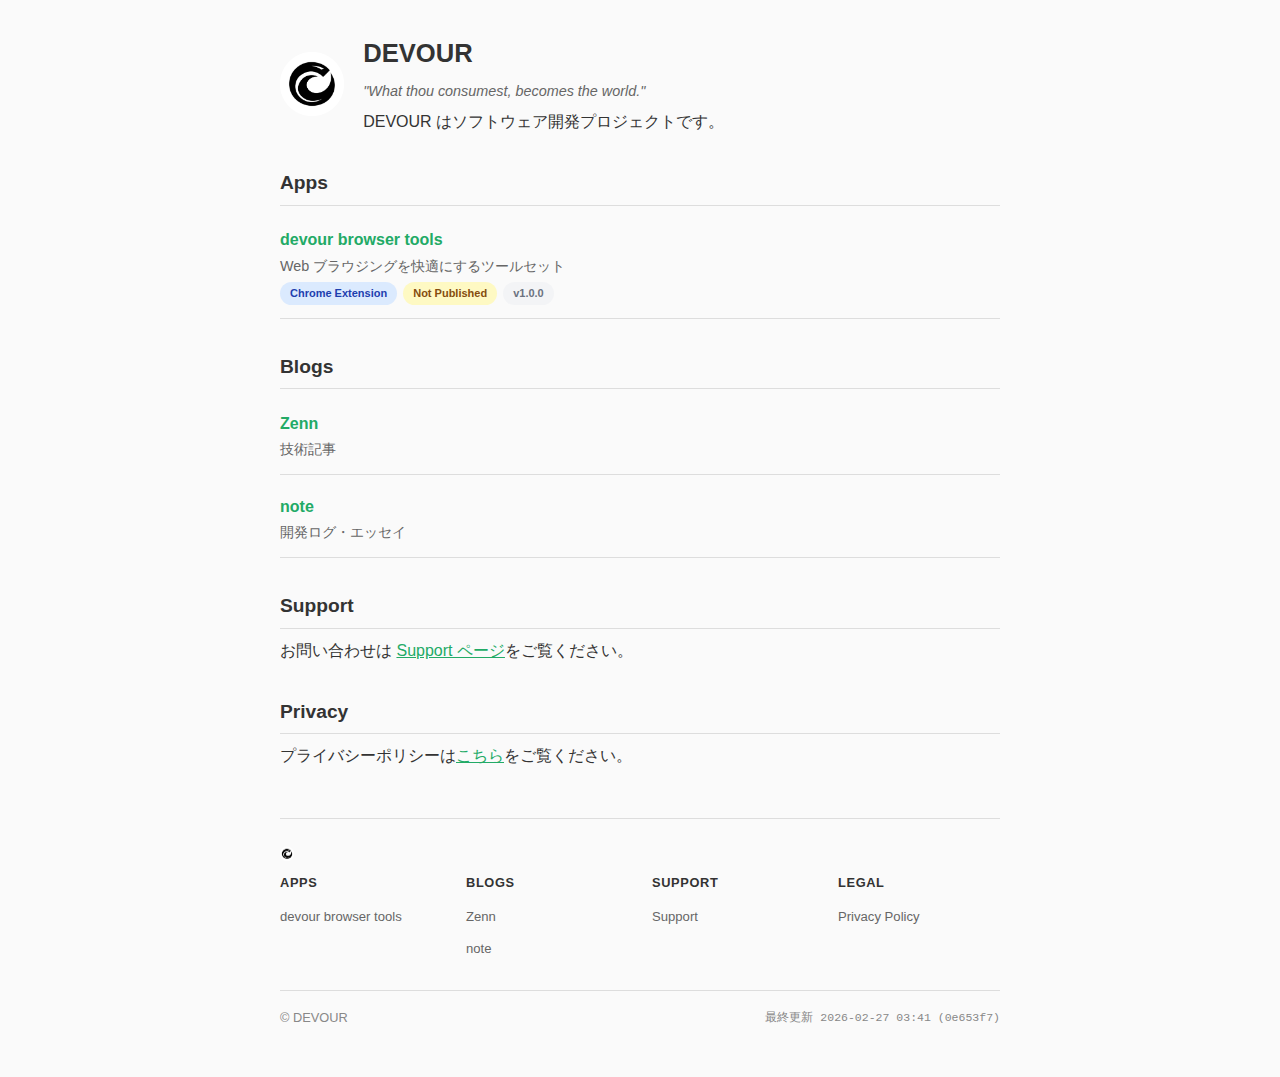
<file: index.html>
<!DOCTYPE html><html lang="ja"><head><meta charset="UTF-8"/><meta name="viewport" content="width=device-width, initial-scale=1.0"/><title>DEVOUR</title><meta name="description" content="DEVOUR はソフトウェア開発プロジェクトです。Web ブラウジングを快適にする Chrome 拡張機能などを開発しています。"/><link rel="canonical" href="https://devour.jp/"/><meta property="og:title" content="DEVOUR"/><meta property="og:description" content="DEVOUR はソフトウェア開発プロジェクトです。Web ブラウジングを快適にする Chrome 拡張機能などを開発しています。"/><meta property="og:url" content="https://devour.jp/"/><meta property="og:image" content="https://devour.jp/assets/ogp.png"/><meta property="og:type" content="website"/><meta property="og:locale" content="ja_JP"/><meta name="twitter:card" content="summary"/><meta name="twitter:title" content="DEVOUR"/><meta name="twitter:description" content="DEVOUR はソフトウェア開発プロジェクトです。Web ブラウジングを快適にする Chrome 拡張機能などを開発しています。"/><meta name="twitter:image" content="https://devour.jp/assets/ogp.png"/><link rel="icon" type="image/png" href="/assets/favicon.png"/><link rel="stylesheet" href="/assets/style.css"/><script async="" src="https://www.googletagmanager.com/gtag/js?id=G-VQHJ3X8H8E"></script><script>
  window.dataLayer = window.dataLayer || [];
  function gtag(){dataLayer.push(arguments);}
  gtag('js', new Date());
  gtag('config', 'G-VQHJ3X8H8E');
</script></head><body><main id="content"><div class="site-hero"><img src="/assets/favicon.png" alt="" class="site-logo"/><div class="site-hero-text"><h1>DEVOUR</h1><p class="tagline">&quot;What thou consumest, becomes the world.&quot;</p><p>DEVOUR はソフトウェア開発プロジェクトです。</p></div></div><h2>Apps</h2><ul class="app-list"><li><a href="/apps/devour-browser-tools/">devour browser tools</a><span class="desc">Web ブラウジングを快適にするツールセット</span><span class="badges"><span class="badge badge-category">Chrome Extension</span><span class="badge badge-status-coming">Not Published</span><span class="badge badge-version">v1.0.0</span></span></li></ul><h2>Blogs</h2><ul class="app-list"><li><a href="https://zenn.dev/nonamecode" target="_blank" rel="noopener">Zenn</a><span class="desc">技術記事</span></li><li><a href="https://note.com/namelesscode/all" target="_blank" rel="noopener">note</a><span class="desc">開発ログ・エッセイ</span></li></ul><h2>Support</h2><p>お問い合わせは <a href="/support">Support ページ</a>をご覧ください。</p><h2>Privacy</h2><p>プライバシーポリシーは<a href="/privacy">こちら</a>をご覧ください。</p></main><footer><div class="footer-breadcrumb"><a href="/"><img src="/assets/favicon.png" alt="DEVOUR"/></a></div><div class="footer-links"><div><h3>Apps</h3><ul><li><a href="/apps/devour-browser-tools/">devour browser tools</a></li></ul></div><div><h3>Blogs</h3><ul><li><a href="https://zenn.dev/nonamecode" target="_blank" rel="noopener">Zenn</a></li><li><a href="https://note.com/namelesscode/all" target="_blank" rel="noopener">note</a></li></ul></div><div><h3>Support</h3><ul><li><a href="/support">Support</a></li></ul></div><div><h3>Legal</h3><ul><li><a href="/privacy">Privacy Policy</a></li></ul></div></div><p class="footer-copyright"><a href="/">© DEVOUR</a><span class="footer-build">最終更新 2026-02-27 03:41 (0e653f7)</span></p></footer></body></html>
</file>
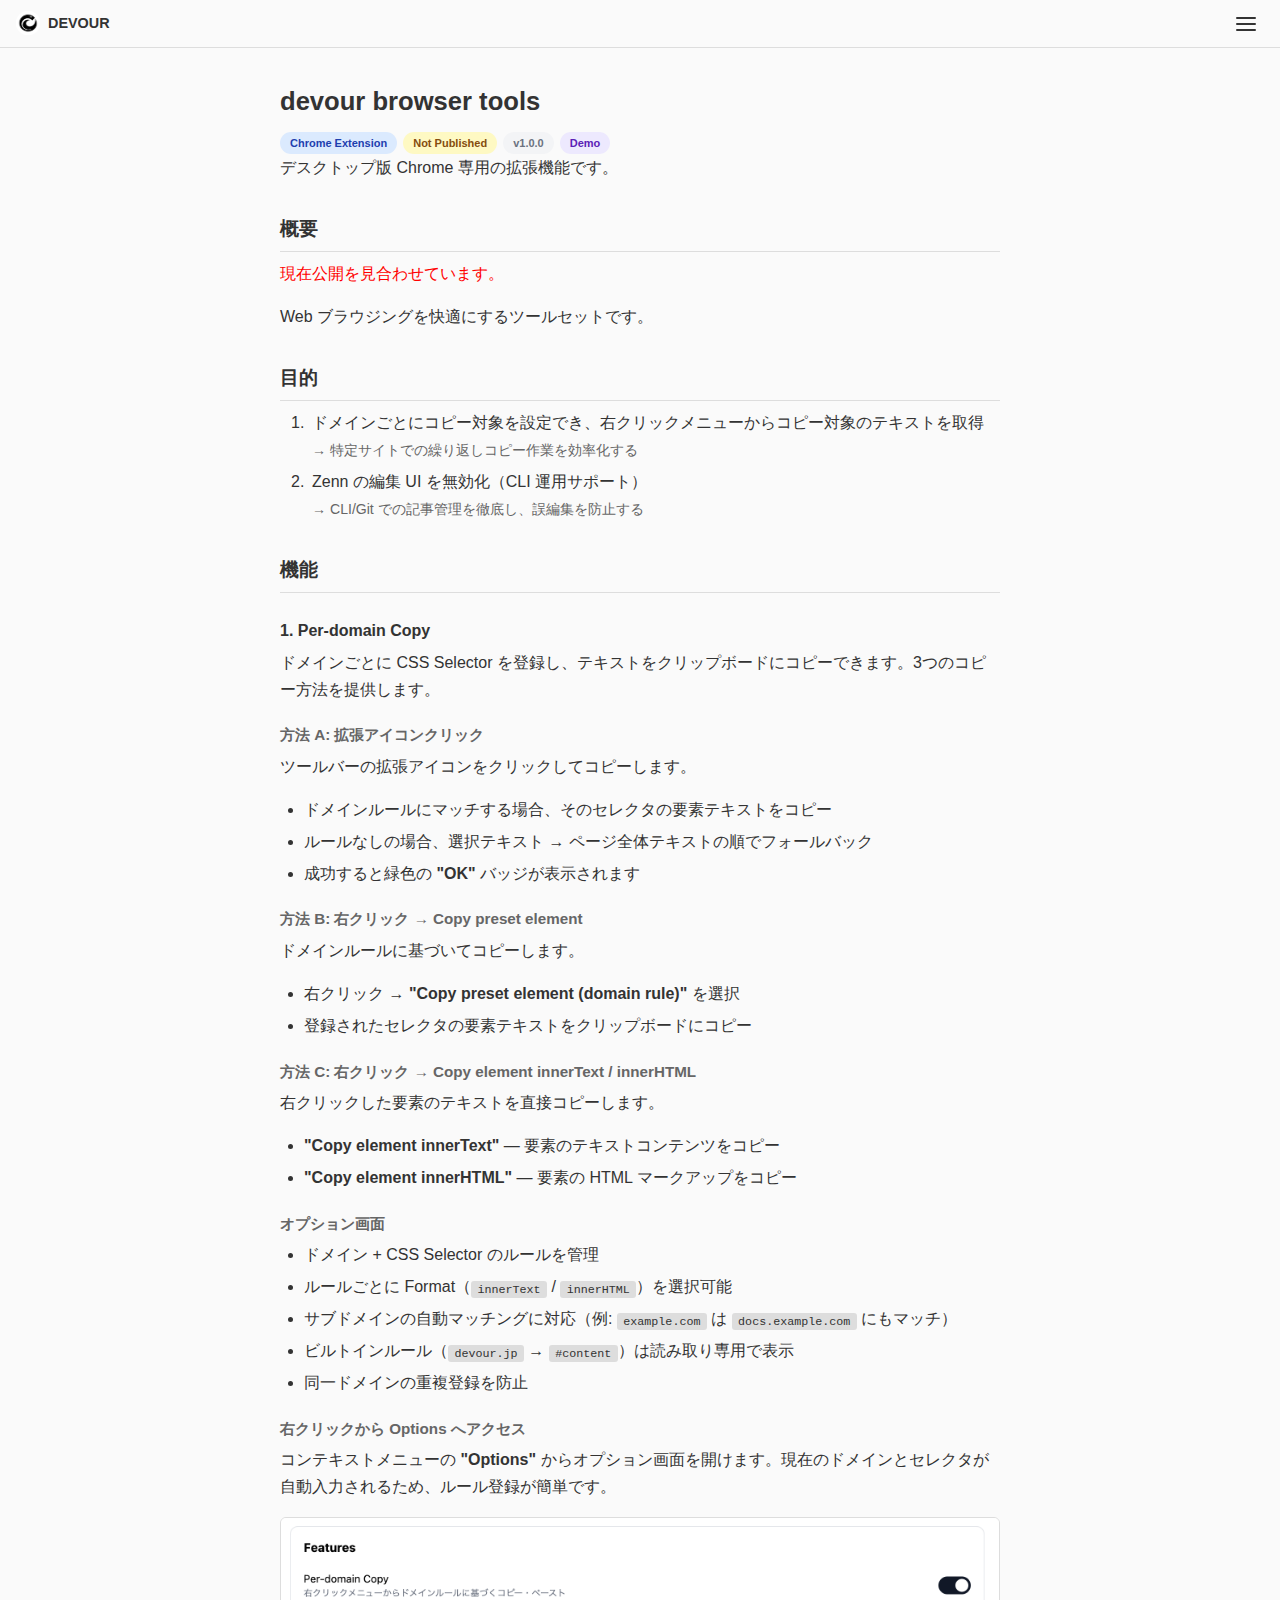
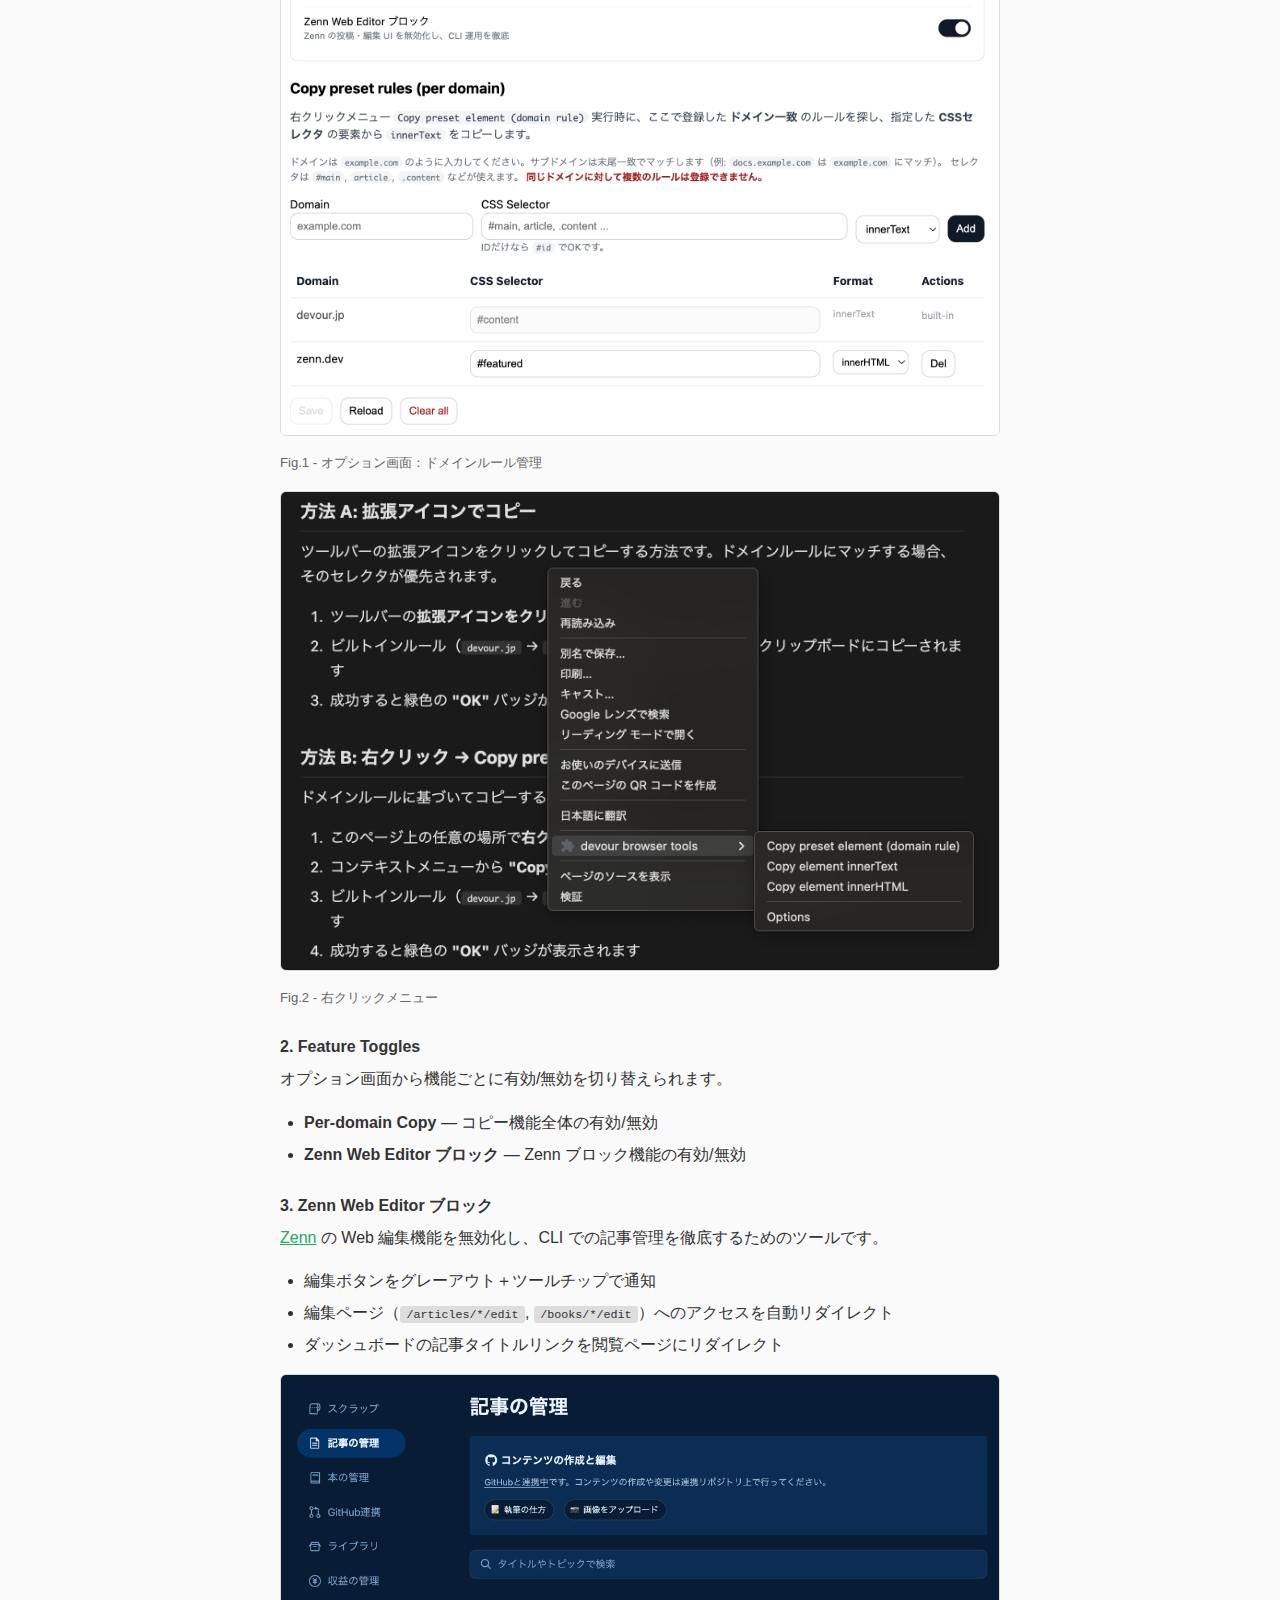
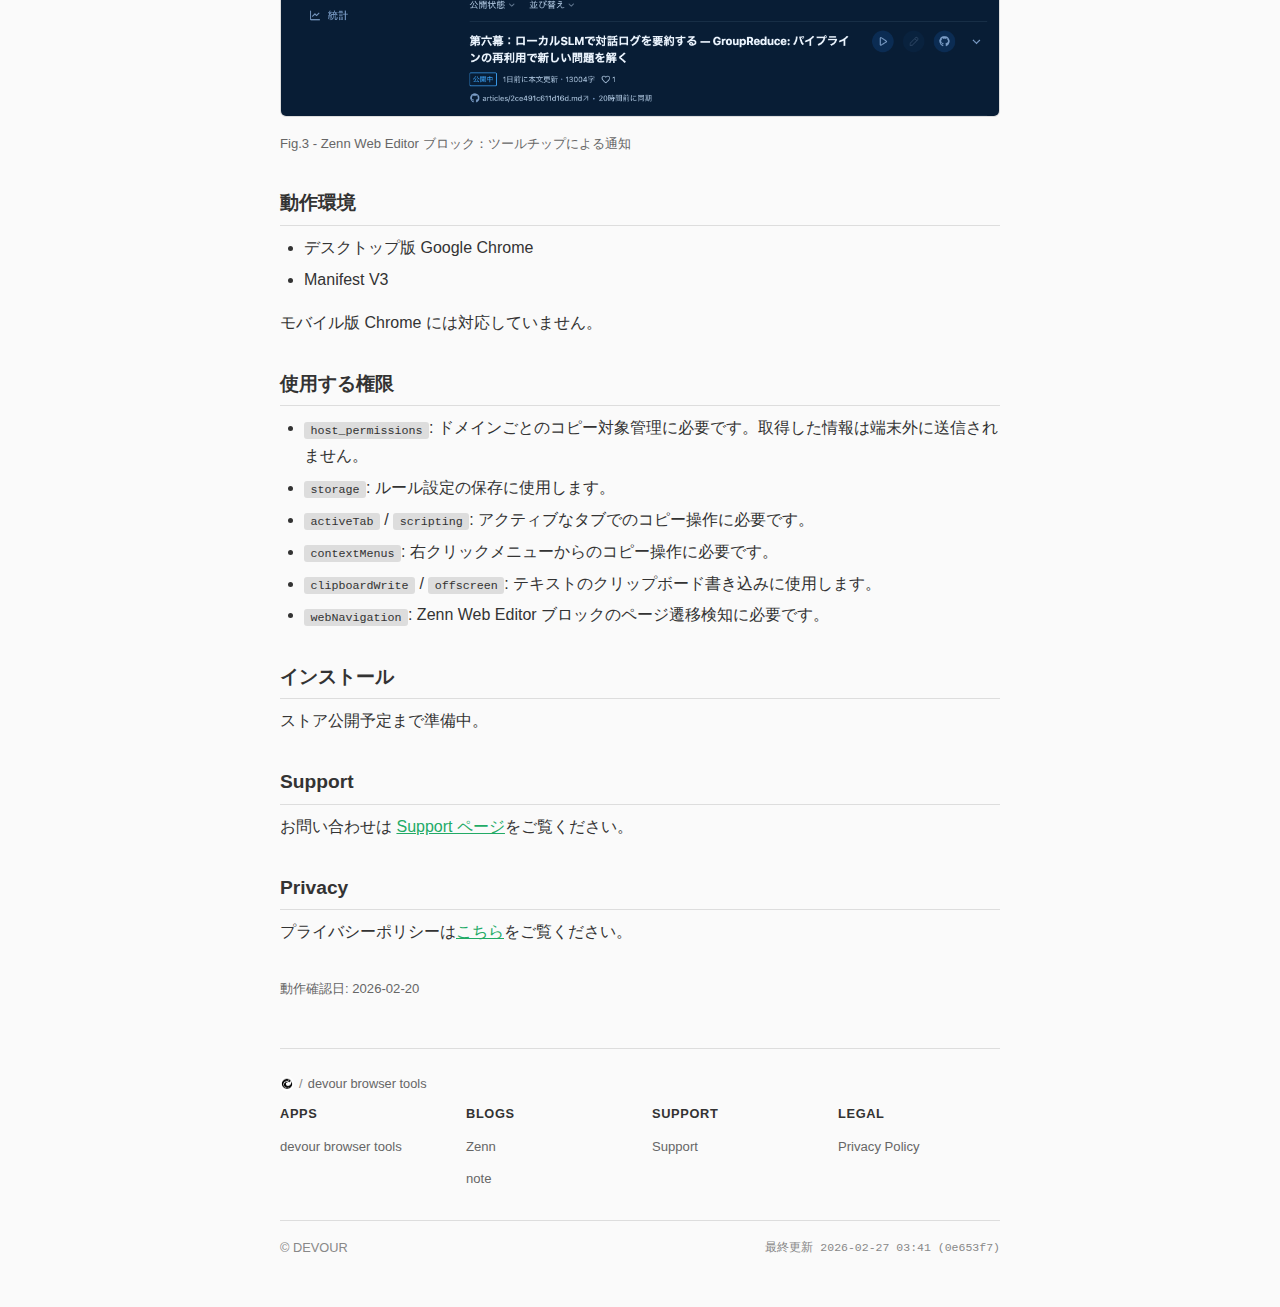
<file: apps/devour-browser-tools/index.html>
<!DOCTYPE html><html lang="ja"><head><meta charset="UTF-8"/><meta name="viewport" content="width=device-width, initial-scale=1.0"/><title>devour browser tools - DEVOUR</title><meta name="description" content="devour browser tools は Web ブラウジングを快適にする Chrome 拡張機能です。ドメインごとのテキストコピー、Zenn Web Editor ブロックなどの機能を提供します。"/><link rel="canonical" href="https://devour.jp/apps/devour-browser-tools/"/><meta property="og:title" content="devour browser tools - DEVOUR"/><meta property="og:description" content="devour browser tools は Web ブラウジングを快適にする Chrome 拡張機能です。ドメインごとのテキストコピー、Zenn Web Editor ブロックなどの機能を提供します。"/><meta property="og:url" content="https://devour.jp/apps/devour-browser-tools/"/><meta property="og:image" content="https://devour.jp/assets/ogp.png"/><meta property="og:type" content="website"/><meta property="og:locale" content="ja_JP"/><meta name="twitter:card" content="summary"/><meta name="twitter:title" content="devour browser tools - DEVOUR"/><meta name="twitter:description" content="devour browser tools は Web ブラウジングを快適にする Chrome 拡張機能です。ドメインごとのテキストコピー、Zenn Web Editor ブロックなどの機能を提供します。"/><meta name="twitter:image" content="https://devour.jp/assets/ogp.png"/><link rel="icon" type="image/png" href="/assets/favicon.png"/><link rel="stylesheet" href="/assets/style.css"/><script async="" src="https://www.googletagmanager.com/gtag/js?id=G-VQHJ3X8H8E"></script><script>
  window.dataLayer = window.dataLayer || [];
  function gtag(){dataLayer.push(arguments);}
  gtag('js', new Date());
  gtag('config', 'G-VQHJ3X8H8E');
</script></head><body class="has-header"><header class="site-header"><a href="/" class="site-header-brand"><img src="/assets/favicon.png" alt=""/>DEVOUR</a><button class="site-header-menu-btn" onclick="document.querySelector(&#39;.site-header-nav&#39;).classList.toggle(&#39;open&#39;)" aria-label="メニュー"><span></span><span></span><span></span></button></header><nav class="site-header-nav"><h3>Apps</h3><ul><li><a href="/apps/devour-browser-tools/">devour browser tools</a></li></ul><h3>Blogs</h3><ul><li><a href="https://zenn.dev/nonamecode" target="_blank" rel="noopener">Zenn</a></li><li><a href="https://note.com/namelesscode/all" target="_blank" rel="noopener">note</a></li></ul><h3>Support</h3><ul><li><a href="/support">Support</a></li></ul><h3>Legal</h3><ul><li><a href="/privacy">Privacy Policy</a></li></ul></nav><main id="content"><h1>devour browser tools</h1><span class="badges"><span class="badge badge-category">Chrome Extension</span><span class="badge badge-status-coming">Not Published</span><span class="badge badge-version">v1.0.0</span><a href="/apps/devour-browser-tools/demo" class="badge badge-demo">Demo</a></span><p>デスクトップ版 Chrome 専用の拡張機能です。</p><h2>概要</h2><p style="color: red;">現在公開を見合わせています。</p><p>Web ブラウジングを快適にするツールセットです。</p><h2>目的</h2><ol><li>ドメインごとにコピー対象を設定でき、右クリックメニューからコピー対象のテキストを取得<br/><span class="purpose-detail">→ 特定サイトでの繰り返しコピー作業を効率化する</span></li><li>Zenn の編集 UI を無効化（CLI 運用サポート）<br/><span class="purpose-detail">→ CLI/Git での記事管理を徹底し、誤編集を防止する</span></li></ol><h2>機能</h2><h3>1. Per-domain Copy</h3><p>ドメインごとに CSS Selector を登録し、テキストをクリップボードにコピーできます。3つのコピー方法を提供します。</p><h4>方法 A: 拡張アイコンクリック</h4><p>ツールバーの拡張アイコンをクリックしてコピーします。</p><ul><li>ドメインルールにマッチする場合、そのセレクタの要素テキストをコピー</li><li>ルールなしの場合、選択テキスト → ページ全体テキストの順でフォールバック</li><li>成功すると緑色の <strong>&quot;OK&quot;</strong> バッジが表示されます</li></ul><h4>方法 B: 右クリック → Copy preset element</h4><p>ドメインルールに基づいてコピーします。</p><ul><li>右クリック → <strong>&quot;Copy preset element (domain rule)&quot;</strong> を選択</li><li>登録されたセレクタの要素テキストをクリップボードにコピー</li></ul><h4>方法 C: 右クリック → Copy element innerText / innerHTML</h4><p>右クリックした要素のテキストを直接コピーします。</p><ul><li><strong>&quot;Copy element innerText&quot;</strong> — 要素のテキストコンテンツをコピー</li><li><strong>&quot;Copy element innerHTML&quot;</strong> — 要素の HTML マークアップをコピー</li></ul><h4>オプション画面</h4><ul><li>ドメイン + CSS Selector のルールを管理</li><li>ルールごとに Format（<code>innerText</code> / <code>innerHTML</code>）を選択可能</li><li>サブドメインの自動マッチングに対応（例: <code>example.com</code> は <code>docs.example.com</code> にもマッチ）</li><li>ビルトインルール（<code>devour.jp</code> → <code>#content</code>）は読み取り専用で表示</li><li>同一ドメインの重複登録を防止</li></ul><h4>右クリックから Options へアクセス</h4><p>コンテキストメニューの <strong>&quot;Options&quot;</strong> からオプション画面を開けます。現在のドメインとセレクタが自動入力されるため、ルール登録が簡単です。</p><figure><img src="/apps/devour-browser-tools/images/options_preset_rules.png" alt="オプション画面：ドメインルール管理（Format カラム・ビルトインルール表示）" class="screenshot"/><figcaption>Fig.1 - オプション画面：ドメインルール管理</figcaption></figure><figure><img src="/apps/devour-browser-tools/images/context_menu.png" alt="右クリックメニュー：Copy preset element / Copy element innerText / innerHTML / Options" class="screenshot"/><figcaption>Fig.2 - 右クリックメニュー</figcaption></figure><h3>2. Feature Toggles</h3><p>オプション画面から機能ごとに有効/無効を切り替えられます。</p><ul><li><strong>Per-domain Copy</strong> — コピー機能全体の有効/無効</li><li><strong>Zenn Web Editor ブロック</strong> — Zenn ブロック機能の有効/無効</li></ul><h3>3. Zenn Web Editor ブロック</h3><p><a href="https://zenn.dev" target="_blank" rel="noopener">Zenn</a> の Web 編集機能を無効化し、CLI での記事管理を徹底するためのツールです。</p><ul><li>編集ボタンをグレーアウト＋ツールチップで通知</li><li>編集ページ（<code>/articles/*/edit</code>, <code>/books/*/edit</code>）へのアクセスを自動リダイレクト</li><li>ダッシュボードの記事タイトルリンクを閲覧ページにリダイレクト</li></ul><figure><img src="/apps/devour-browser-tools/images/zenn_block.png" alt="Zenn Web Editor ブロック：ツールチップによる通知" class="screenshot"/><figcaption>Fig.3 - Zenn Web Editor ブロック：ツールチップによる通知</figcaption></figure><h2>動作環境</h2><ul><li>デスクトップ版 Google Chrome</li><li>Manifest V3</li></ul><p>モバイル版 Chrome には対応していません。</p><h2>使用する権限</h2><ul><li><code>host_permissions</code>: ドメインごとのコピー対象管理に必要です。取得した情報は端末外に送信されません。</li><li><code>storage</code>: ルール設定の保存に使用します。</li><li><code>activeTab</code> / <code>scripting</code>: アクティブなタブでのコピー操作に必要です。</li><li><code>contextMenus</code>: 右クリックメニューからのコピー操作に必要です。</li><li><code>clipboardWrite</code> / <code>offscreen</code>: テキストのクリップボード書き込みに使用します。</li><li><code>webNavigation</code>: Zenn Web Editor ブロックのページ遷移検知に必要です。</li></ul><h2>インストール</h2><p>ストア公開予定まで準備中。</p><h2>Support</h2><p>お問い合わせは <a href="/apps/devour-browser-tools/support">Support ページ</a>をご覧ください。</p><h2>Privacy</h2><p>プライバシーポリシーは<a href="/apps/devour-browser-tools/privacy">こちら</a>をご覧ください。</p><p class="last-verified">動作確認日: 2026-02-20</p></main><footer><div class="footer-breadcrumb"><a href="/"><img src="/assets/favicon.png" alt="DEVOUR"/></a><span class="sep">/</span>devour browser tools</div><div class="footer-links"><div><h3>Apps</h3><ul><li><a href="/apps/devour-browser-tools/">devour browser tools</a></li></ul></div><div><h3>Blogs</h3><ul><li><a href="https://zenn.dev/nonamecode" target="_blank" rel="noopener">Zenn</a></li><li><a href="https://note.com/namelesscode/all" target="_blank" rel="noopener">note</a></li></ul></div><div><h3>Support</h3><ul><li><a href="/support">Support</a></li></ul></div><div><h3>Legal</h3><ul><li><a href="/privacy">Privacy Policy</a></li></ul></div></div><p class="footer-copyright"><a href="/">© DEVOUR</a><span class="footer-build">最終更新 2026-02-27 03:41 (0e653f7)</span></p></footer></body></html>
</file>
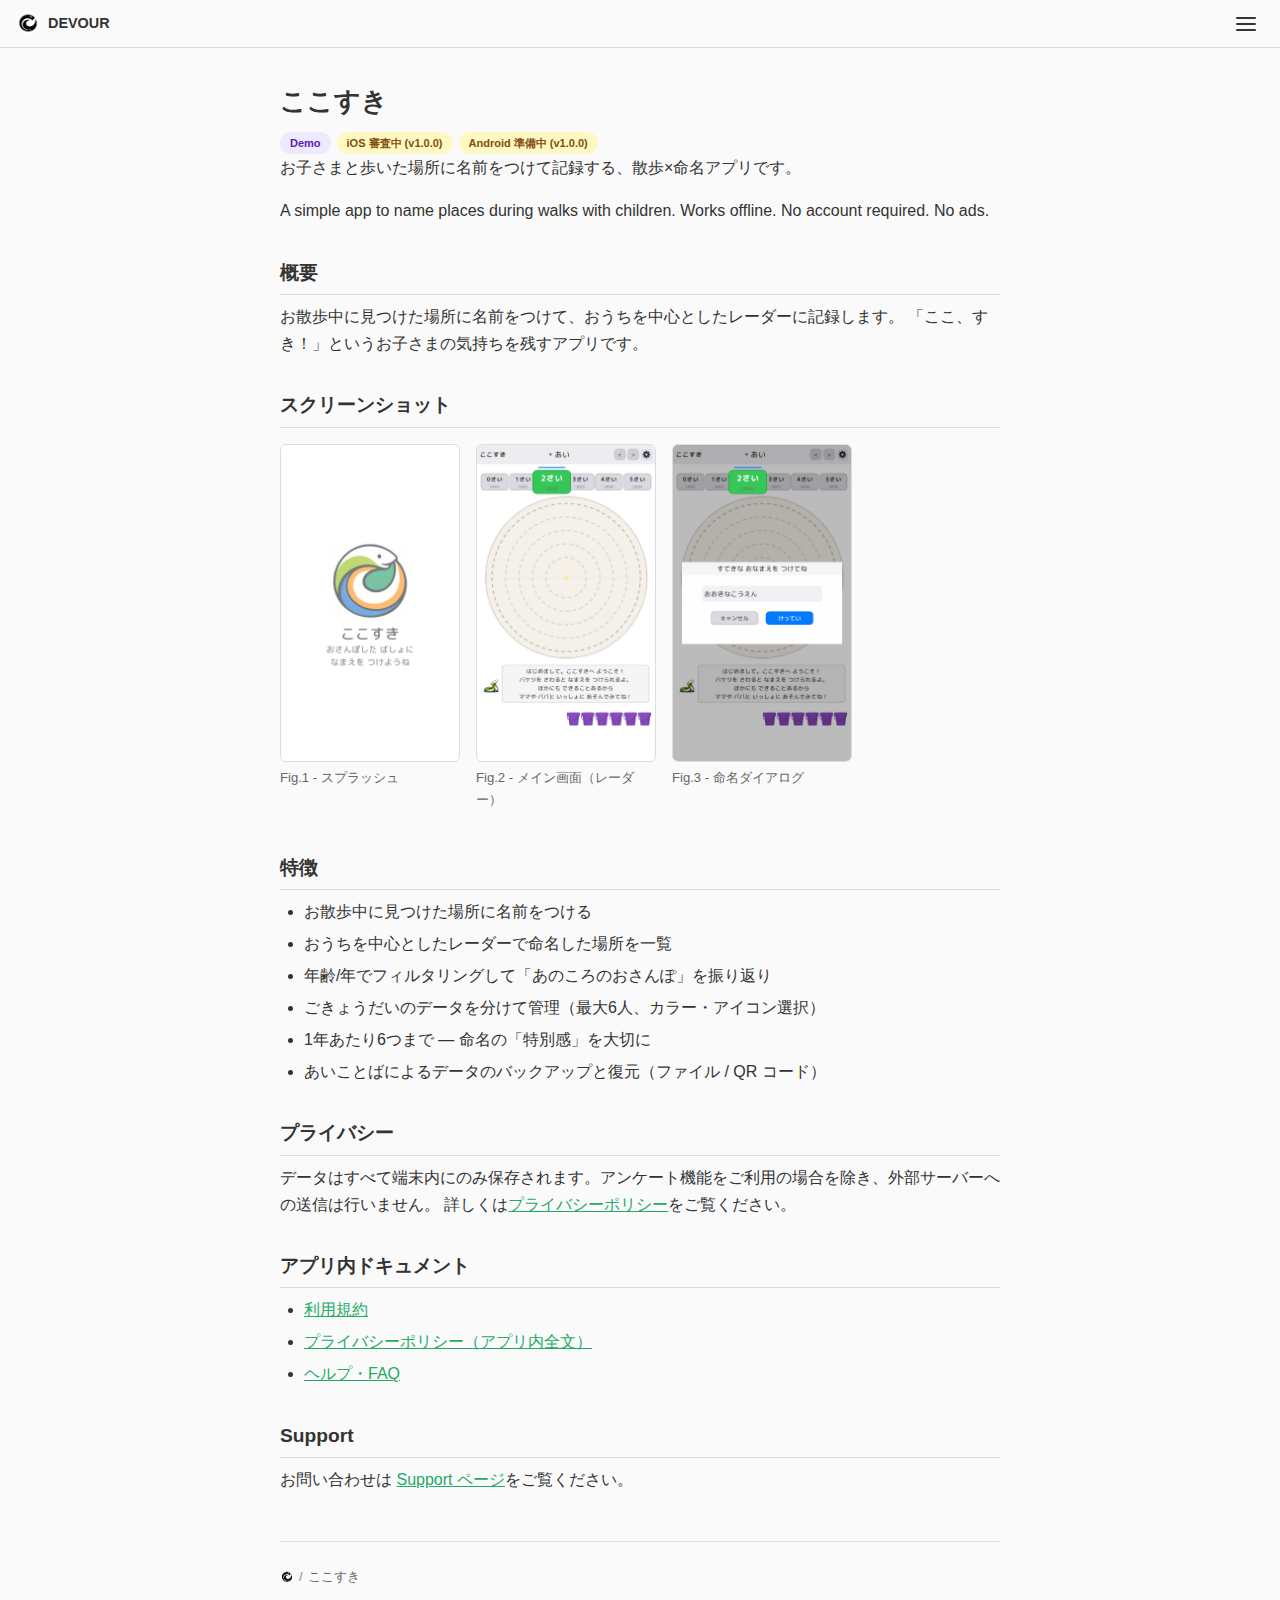
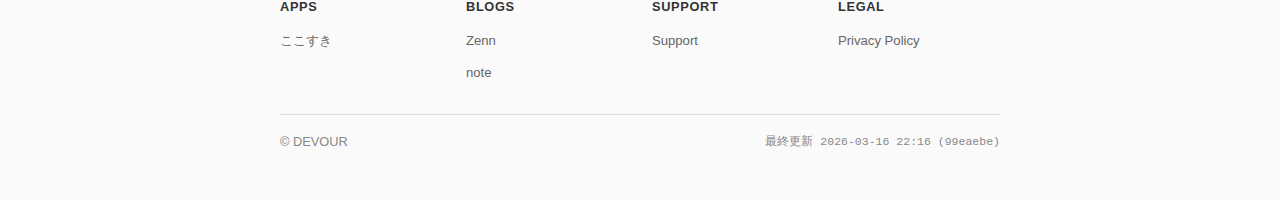
<file: apps/kokosuki/index.html>
<!DOCTYPE html><html lang="ja"><head><meta charset="UTF-8"/><meta name="viewport" content="width=device-width, initial-scale=1.0"/><title>ここすき - DEVOUR</title><meta name="description" content="ここすき はお子さまと歩いた場所に名前をつけて記録するアプリです。"/><link rel="canonical" href="https://devour.jp/apps/kokosuki/"/><meta property="og:title" content="ここすき - DEVOUR"/><meta property="og:description" content="ここすき はお子さまと歩いた場所に名前をつけて記録するアプリです。"/><meta property="og:url" content="https://devour.jp/apps/kokosuki/"/><meta property="og:image" content="https://devour.jp/assets/ogp.png"/><meta property="og:type" content="website"/><meta property="og:locale" content="ja_JP"/><meta name="twitter:card" content="summary"/><meta name="twitter:title" content="ここすき - DEVOUR"/><meta name="twitter:description" content="ここすき はお子さまと歩いた場所に名前をつけて記録するアプリです。"/><meta name="twitter:image" content="https://devour.jp/assets/ogp.png"/><link rel="icon" type="image/png" href="/assets/favicon.png"/><link rel="stylesheet" href="/assets/style.css"/><script async="" src="https://www.googletagmanager.com/gtag/js?id=G-VQHJ3X8H8E"></script><script>
  if (location.hostname !== 'localhost' && location.hostname !== '127.0.0.1') {
    window.dataLayer = window.dataLayer || [];
    function gtag(){dataLayer.push(arguments);}
    gtag('js', new Date());
    gtag('config', 'G-VQHJ3X8H8E');
  }
</script></head><body class="has-header"><header class="site-header"><a href="/" class="site-header-brand"><img src="/assets/favicon.png" alt=""/>DEVOUR</a><button class="site-header-menu-btn" onclick="document.querySelector(&#39;.site-header-nav&#39;).classList.toggle(&#39;open&#39;)" aria-label="メニュー"><span></span><span></span><span></span></button></header><nav class="site-header-nav"><h3>Apps</h3><ul><li><a href="/apps/kokosuki/">ここすき</a></li></ul><h3>Blogs</h3><ul><li><a href="https://zenn.dev/nonamecode" target="_blank" rel="noopener">Zenn</a></li><li><a href="https://note.com/namelesscode/all" target="_blank" rel="noopener">note</a></li></ul><h3>Support</h3><ul><li><a href="/support">Support</a></li></ul><h3>Legal</h3><ul><li><a href="/privacy">Privacy Policy</a></li></ul></nav><main id="content"><h1>ここすき</h1><span class="badges"><a href="/apps/kokosuki/demo" class="badge badge-demo">Demo</a><span class="badge badge-status-coming">iOS 審査中 (v1.0.0)</span><span class="badge badge-status-coming">Android 準備中 (v1.0.0)</span></span><p>お子さまと歩いた場所に名前をつけて記録する、散歩×命名アプリです。</p><p class="en-note">A simple app to name places during walks with children. Works offline. No account required. No ads.</p><h2>概要</h2><p>お散歩中に見つけた場所に名前をつけて、おうちを中心としたレーダーに記録します。 「ここ、すき！」というお子さまの気持ちを残すアプリです。</p><h2>スクリーンショット</h2><div class="screenshot-gallery"><figure><img src="/apps/kokosuki/images/splash.png" alt="スプラッシュ画面：ここすき — おさんぽした ばしょに なまえを つけよう" class="screenshot"/><figcaption>Fig.1 - スプラッシュ</figcaption></figure><figure><img src="/apps/kokosuki/images/radar.png" alt="メイン画面：おうちを中心としたレーダーに命名した場所を表示" class="screenshot"/><figcaption>Fig.2 - メイン画面（レーダー）</figcaption></figure><figure><img src="/apps/kokosuki/images/naming.png" alt="命名ダイアログ：いまいるばしょに なまえを つけよう" class="screenshot"/><figcaption>Fig.3 - 命名ダイアログ</figcaption></figure></div><h2>特徴</h2><ul><li>お散歩中に見つけた場所に名前をつける</li><li>おうちを中心としたレーダーで命名した場所を一覧</li><li>年齢/年でフィルタリングして「あのころのおさんぽ」を振り返り</li><li>ごきょうだいのデータを分けて管理（最大6人、カラー・アイコン選択）</li><li>1年あたり6つまで — 命名の「特別感」を大切に</li><li>あいことばによるデータのバックアップと復元（ファイル / QR コード）</li></ul><h2>プライバシー</h2><p>データはすべて端末内にのみ保存されます。アンケート機能をご利用の場合を除き、外部サーバーへの送信は行いません。 詳しくは<a href="/apps/kokosuki/privacy">プライバシーポリシー</a>をご覧ください。</p><h2>アプリ内ドキュメント</h2><ul><li><a href="/apps/kokosuki/terms_of_service.txt">利用規約</a></li><li><a href="/apps/kokosuki/privacy_policy.txt">プライバシーポリシー（アプリ内全文）</a></li><li><a href="/apps/kokosuki/help_faq.txt">ヘルプ・FAQ</a></li></ul><h2>Support</h2><p>お問い合わせは <a href="/apps/kokosuki/support">Support ページ</a>をご覧ください。</p></main><footer><div class="footer-breadcrumb"><a href="/"><img src="/assets/favicon.png" alt="DEVOUR"/></a><span class="sep">/</span>ここすき</div><div class="footer-links"><div><h3>Apps</h3><ul><li><a href="/apps/kokosuki/">ここすき</a></li></ul></div><div><h3>Blogs</h3><ul><li><a href="https://zenn.dev/nonamecode" target="_blank" rel="noopener">Zenn</a></li><li><a href="https://note.com/namelesscode/all" target="_blank" rel="noopener">note</a></li></ul></div><div><h3>Support</h3><ul><li><a href="/support">Support</a></li></ul></div><div><h3>Legal</h3><ul><li><a href="/privacy">Privacy Policy</a></li></ul></div></div><p class="footer-copyright"><a href="/">© DEVOUR</a><span class="footer-build">最終更新 2026-03-16 22:16 (99eaebe)</span></p></footer></body></html>
</file>
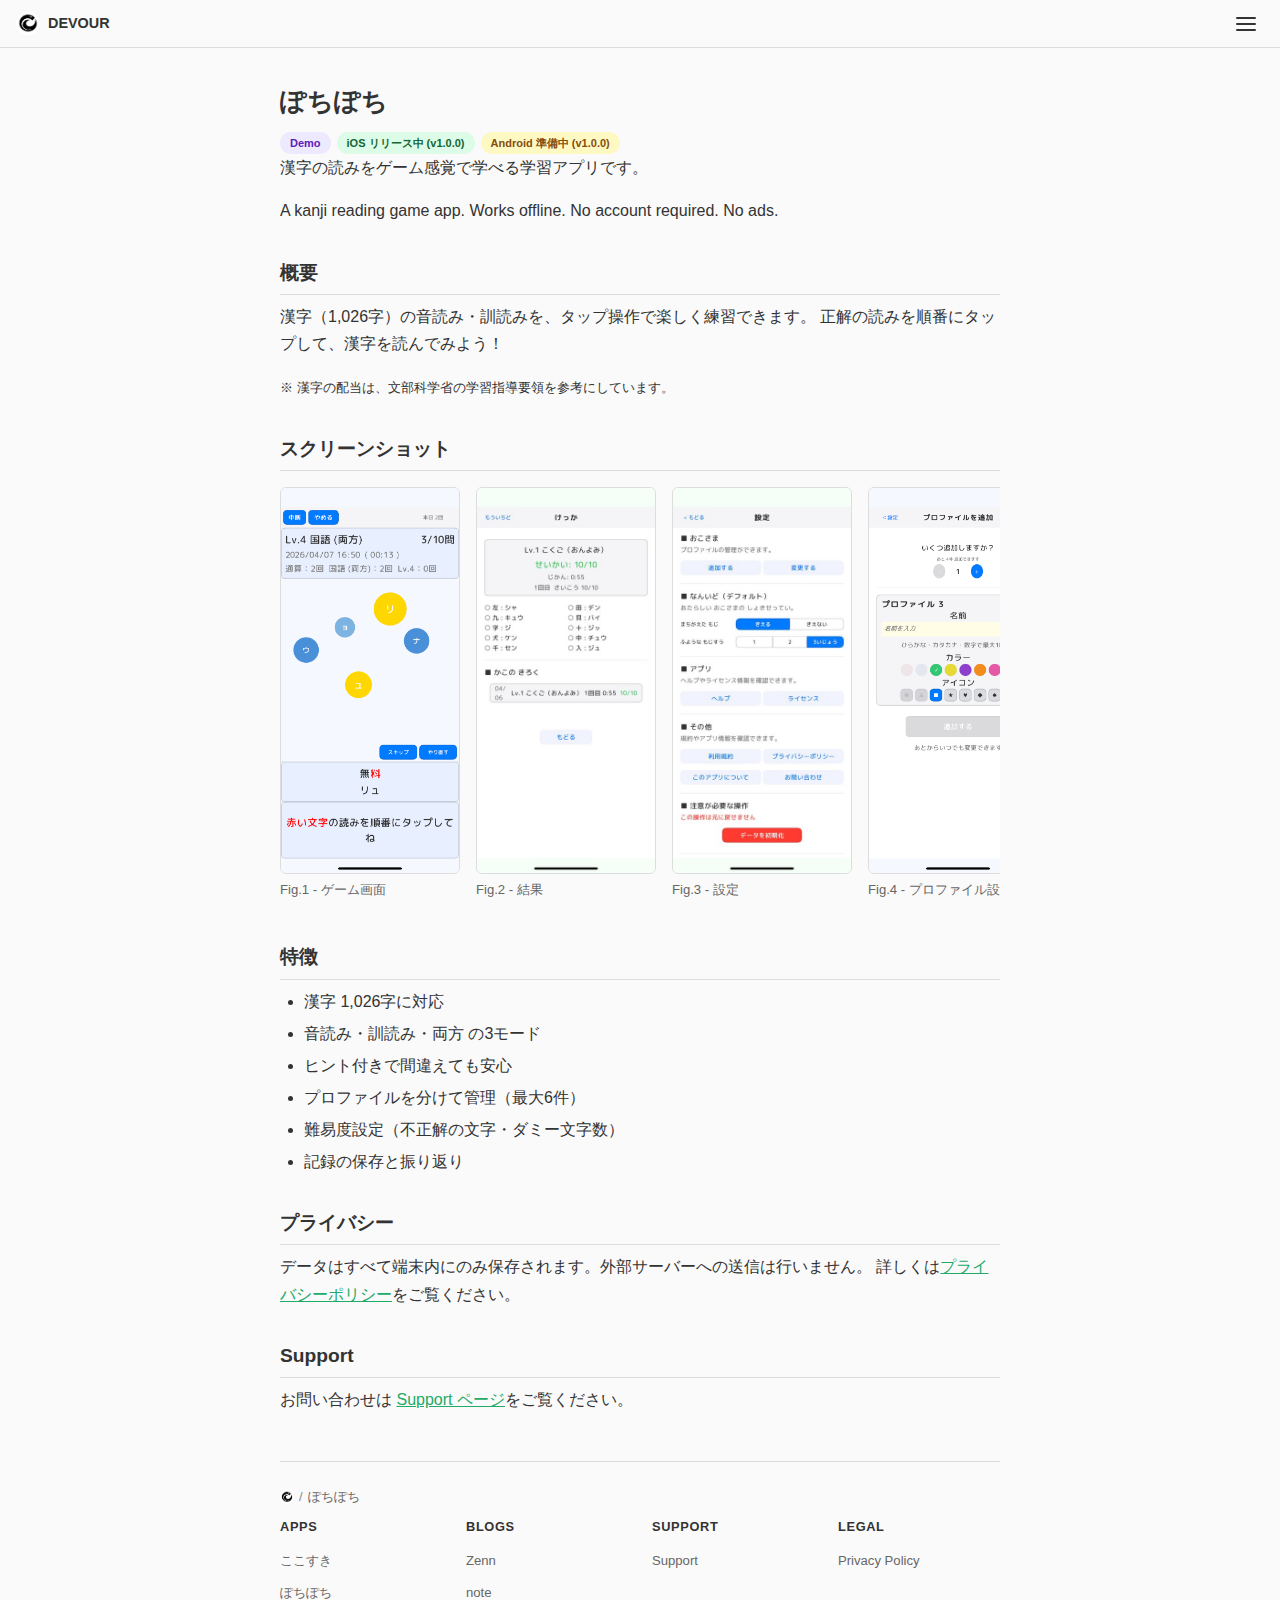
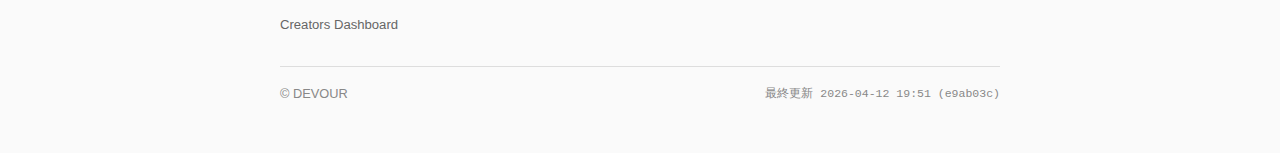
<file: apps/pochipochi/index.html>
<!DOCTYPE html><html lang="ja"><head><meta charset="UTF-8"/><meta name="viewport" content="width=device-width, initial-scale=1.0"/><meta http-equiv="Content-Security-Policy" content="default-src &#39;self&#39;; script-src &#39;self&#39; &#39;unsafe-inline&#39; https://www.googletagmanager.com https://www.google-analytics.com; img-src &#39;self&#39; https://creators-dashboard.devour.jp https://www.googletagmanager.com; style-src &#39;self&#39; &#39;unsafe-inline&#39;; connect-src &#39;self&#39; https://www.google-analytics.com https://*.google-analytics.com https://*.analytics.google.com; frame-ancestors &#39;self&#39;"/><meta name="referrer" content="strict-origin-when-cross-origin"/><title>ぽちぽち - DEVOUR</title><meta name="description" content="ぽちぽち は漢字の読みをゲーム感覚で学べる学習アプリです。"/><link rel="canonical" href="https://devour.jp/apps/pochipochi/"/><meta property="og:title" content="ぽちぽち - DEVOUR"/><meta property="og:description" content="ぽちぽち は漢字の読みをゲーム感覚で学べる学習アプリです。"/><meta property="og:url" content="https://devour.jp/apps/pochipochi/"/><meta property="og:image" content="https://devour.jp/apps/pochipochi/ogp.png"/><meta property="og:type" content="website"/><meta property="og:locale" content="ja_JP"/><meta name="twitter:card" content="summary"/><meta name="twitter:title" content="ぽちぽち - DEVOUR"/><meta name="twitter:description" content="ぽちぽち は漢字の読みをゲーム感覚で学べる学習アプリです。"/><meta name="twitter:image" content="https://devour.jp/apps/pochipochi/ogp.png"/><link rel="icon" type="image/png" href="/assets/favicon.png"/><link rel="stylesheet" href="/assets/style.css"/><script async="" src="https://www.googletagmanager.com/gtag/js?id=G-VQHJ3X8H8E"></script><script>
  if (location.hostname !== 'localhost' && location.hostname !== '127.0.0.1') {
    window.dataLayer = window.dataLayer || [];
    function gtag(){dataLayer.push(arguments);}
    gtag('js', new Date());
    gtag('config', 'G-VQHJ3X8H8E');
  }
</script></head><body class="has-header"><header class="site-header"><a href="/" class="site-header-brand"><img src="/assets/favicon.png" alt=""/>DEVOUR</a><button class="site-header-menu-btn" onclick="document.querySelector(&#39;.site-header-nav&#39;).classList.toggle(&#39;open&#39;)" aria-label="メニュー"><span></span><span></span><span></span></button></header><nav class="site-header-nav"><h3>Apps</h3><ul><li><a href="/apps/kokosuki/">ここすき</a></li><li><a href="/apps/pochipochi/">ぽちぽち</a></li><li><a href="/apps/creators-dashboard/">Creators Dashboard</a></li></ul><h3>Blogs</h3><ul><li><a href="https://zenn.dev/nonamecode" target="_blank" rel="noopener">Zenn</a></li><li><a href="https://note.com/namelesscode/all" target="_blank" rel="noopener">note</a></li></ul><h3>Support</h3><ul><li><a href="/support">Support</a></li></ul><h3>Legal</h3><ul><li><a href="/privacy">Privacy Policy</a></li></ul></nav><main id="content"><h1>ぽちぽち</h1><span class="badges"><a href="/apps/pochipochi/demo" class="badge badge-demo">Demo</a><span class="badge badge-status-active">iOS リリース中 (v1.0.0)</span><span class="badge badge-status-coming">Android 準備中 (v1.0.0)</span></span><p>漢字の読みをゲーム感覚で学べる学習アプリです。</p><p class="en-note">A kanji reading game app. Works offline. No account required. No ads.</p><h2>概要</h2><p>漢字（1,026字）の音読み・訓読みを、タップ操作で楽しく練習できます。 正解の読みを順番にタップして、漢字を読んでみよう！</p><p><small>※ 漢字の配当は、文部科学省の学習指導要領を参考にしています。</small></p><h2>スクリーンショット</h2><div class="screenshot-gallery"><figure><img src="/apps/pochipochi/images/game.png" alt="ゲーム画面" class="screenshot"/><figcaption>Fig.1 - ゲーム画面</figcaption></figure><figure><img src="/apps/pochipochi/images/result.png" alt="結果画面" class="screenshot"/><figcaption>Fig.2 - 結果</figcaption></figure><figure><img src="/apps/pochipochi/images/settings.png" alt="設定画面" class="screenshot"/><figcaption>Fig.3 - 設定</figcaption></figure><figure><img src="/apps/pochipochi/images/profile.png" alt="プロファイル設定" class="screenshot"/><figcaption>Fig.4 - プロファイル設定</figcaption></figure></div><h2>特徴</h2><ul><li>漢字 1,026字に対応</li><li>音読み・訓読み・両方 の3モード</li><li>ヒント付きで間違えても安心</li><li>プロファイルを分けて管理（最大6件）</li><li>難易度設定（不正解の文字・ダミー文字数）</li><li>記録の保存と振り返り</li></ul><h2>プライバシー</h2><p>データはすべて端末内にのみ保存されます。外部サーバーへの送信は行いません。 詳しくは<a href="/apps/pochipochi/privacy">プライバシーポリシー</a>をご覧ください。</p><h2>Support</h2><p>お問い合わせは <a href="/apps/pochipochi/support">Support ページ</a>をご覧ください。</p></main><footer><div class="footer-breadcrumb"><a href="/"><img src="/assets/favicon.png" alt="DEVOUR"/></a><span class="sep">/</span>ぽちぽち</div><div class="footer-links"><div><h3>Apps</h3><ul><li><a href="/apps/kokosuki/">ここすき</a></li><li><a href="/apps/pochipochi/">ぽちぽち</a></li><li><a href="/apps/creators-dashboard/">Creators Dashboard</a></li></ul></div><div><h3>Blogs</h3><ul><li><a href="https://zenn.dev/nonamecode" target="_blank" rel="noopener">Zenn</a></li><li><a href="https://note.com/namelesscode/all" target="_blank" rel="noopener">note</a></li></ul></div><div><h3>Support</h3><ul><li><a href="/support">Support</a></li></ul></div><div><h3>Legal</h3><ul><li><a href="/privacy">Privacy Policy</a></li></ul></div></div><p class="footer-copyright"><a href="/">© DEVOUR</a><span class="footer-build">最終更新 2026-04-12 19:51 (e9ab03c)</span></p></footer></body></html>
</file>
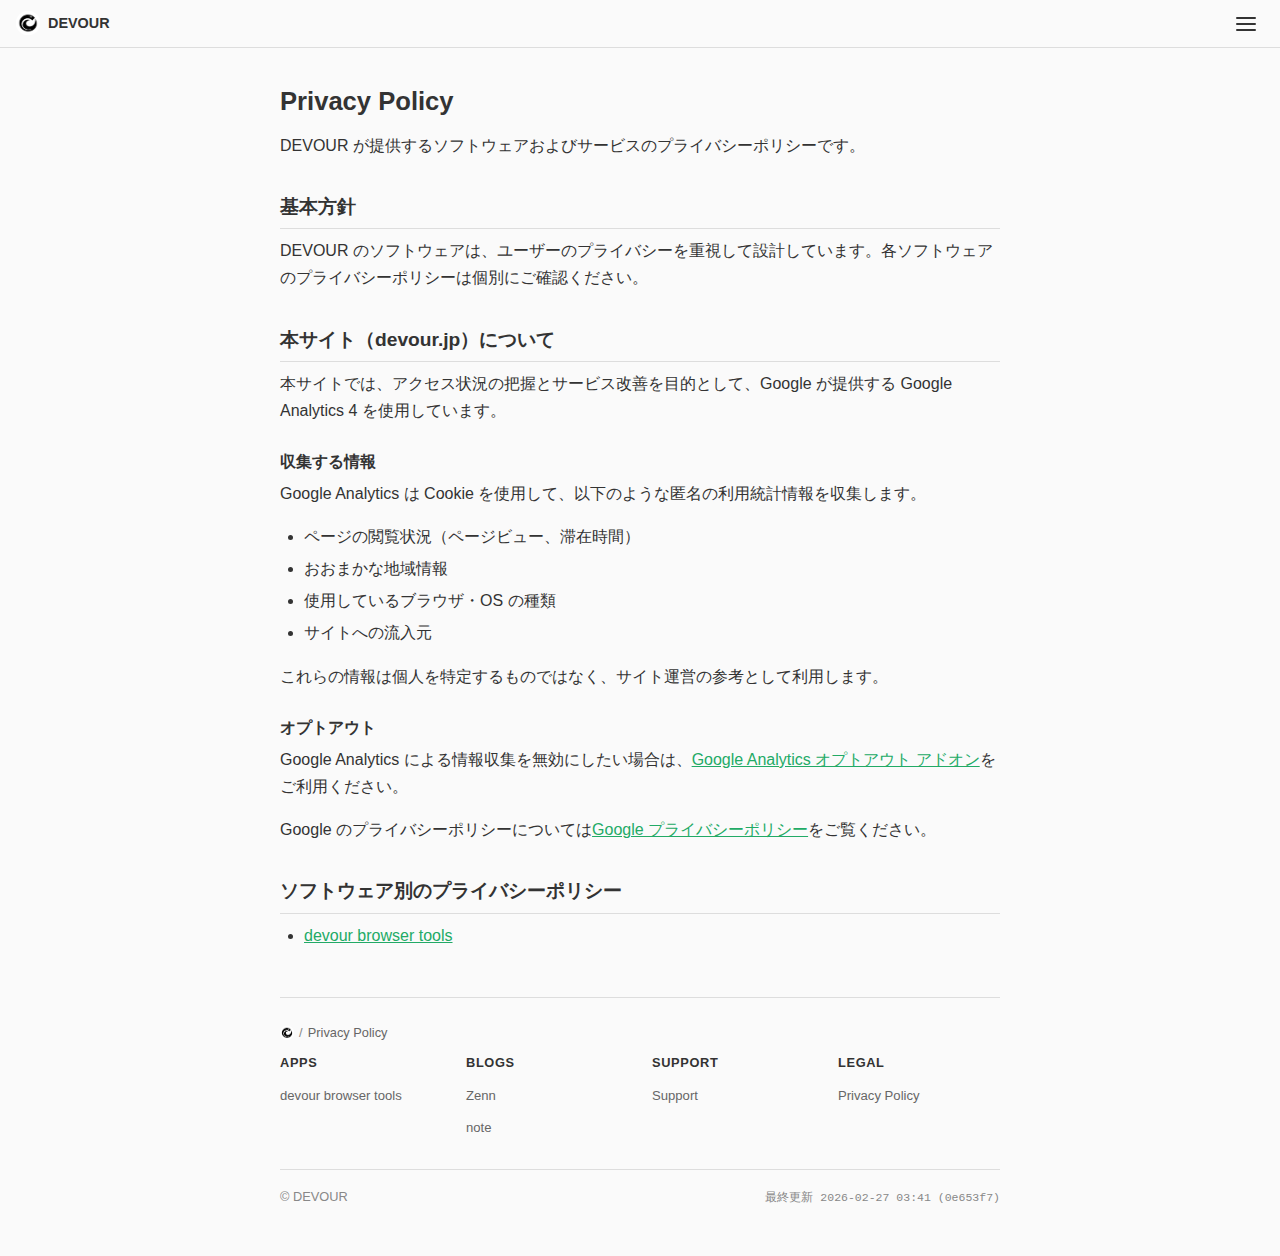
<file: privacy.html>
<!DOCTYPE html><html lang="ja"><head><meta charset="UTF-8"/><meta name="viewport" content="width=device-width, initial-scale=1.0"/><title>Privacy Policy - DEVOUR</title><meta name="description" content="DEVOUR が提供するソフトウェアおよびサービスのプライバシーポリシーです。"/><link rel="canonical" href="https://devour.jp/privacy"/><meta property="og:title" content="Privacy Policy - DEVOUR"/><meta property="og:description" content="DEVOUR が提供するソフトウェアおよびサービスのプライバシーポリシーです。"/><meta property="og:url" content="https://devour.jp/privacy"/><meta property="og:image" content="https://devour.jp/assets/ogp.png"/><meta property="og:type" content="website"/><meta property="og:locale" content="ja_JP"/><meta name="twitter:card" content="summary"/><meta name="twitter:title" content="Privacy Policy - DEVOUR"/><meta name="twitter:description" content="DEVOUR が提供するソフトウェアおよびサービスのプライバシーポリシーです。"/><meta name="twitter:image" content="https://devour.jp/assets/ogp.png"/><link rel="icon" type="image/png" href="/assets/favicon.png"/><link rel="stylesheet" href="/assets/style.css"/><script async="" src="https://www.googletagmanager.com/gtag/js?id=G-VQHJ3X8H8E"></script><script>
  window.dataLayer = window.dataLayer || [];
  function gtag(){dataLayer.push(arguments);}
  gtag('js', new Date());
  gtag('config', 'G-VQHJ3X8H8E');
</script></head><body class="has-header"><header class="site-header"><a href="/" class="site-header-brand"><img src="/assets/favicon.png" alt=""/>DEVOUR</a><button class="site-header-menu-btn" onclick="document.querySelector(&#39;.site-header-nav&#39;).classList.toggle(&#39;open&#39;)" aria-label="メニュー"><span></span><span></span><span></span></button></header><nav class="site-header-nav"><h3>Apps</h3><ul><li><a href="/apps/devour-browser-tools/">devour browser tools</a></li></ul><h3>Blogs</h3><ul><li><a href="https://zenn.dev/nonamecode" target="_blank" rel="noopener">Zenn</a></li><li><a href="https://note.com/namelesscode/all" target="_blank" rel="noopener">note</a></li></ul><h3>Support</h3><ul><li><a href="/support">Support</a></li></ul><h3>Legal</h3><ul><li><a href="/privacy">Privacy Policy</a></li></ul></nav><main id="content"><h1>Privacy Policy</h1><p>DEVOUR が提供するソフトウェアおよびサービスのプライバシーポリシーです。</p><h2>基本方針</h2><p>DEVOUR のソフトウェアは、ユーザーのプライバシーを重視して設計しています。各ソフトウェアのプライバシーポリシーは個別にご確認ください。</p><h2>本サイト（devour.jp）について</h2><p>本サイトでは、アクセス状況の把握とサービス改善を目的として、Google が提供する Google Analytics 4 を使用しています。</p><h3>収集する情報</h3><p>Google Analytics は Cookie を使用して、以下のような匿名の利用統計情報を収集します。</p><ul><li>ページの閲覧状況（ページビュー、滞在時間）</li><li>おおまかな地域情報</li><li>使用しているブラウザ・OS の種類</li><li>サイトへの流入元</li></ul><p>これらの情報は個人を特定するものではなく、サイト運営の参考として利用します。</p><h3>オプトアウト</h3><p>Google Analytics による情報収集を無効にしたい場合は、<a href="https://tools.google.com/dlpage/gaoptout" target="_blank" rel="noopener noreferrer">Google Analytics オプトアウト アドオン</a>をご利用ください。</p><p>Google のプライバシーポリシーについては<a href="https://policies.google.com/privacy" target="_blank" rel="noopener noreferrer">Google プライバシーポリシー</a>をご覧ください。</p><h2>ソフトウェア別のプライバシーポリシー</h2><ul><li><a href="/apps/devour-browser-tools/privacy">devour browser tools</a></li></ul></main><footer><div class="footer-breadcrumb"><a href="/"><img src="/assets/favicon.png" alt="DEVOUR"/></a><span class="sep">/</span>Privacy Policy</div><div class="footer-links"><div><h3>Apps</h3><ul><li><a href="/apps/devour-browser-tools/">devour browser tools</a></li></ul></div><div><h3>Blogs</h3><ul><li><a href="https://zenn.dev/nonamecode" target="_blank" rel="noopener">Zenn</a></li><li><a href="https://note.com/namelesscode/all" target="_blank" rel="noopener">note</a></li></ul></div><div><h3>Support</h3><ul><li><a href="/support">Support</a></li></ul></div><div><h3>Legal</h3><ul><li><a href="/privacy">Privacy Policy</a></li></ul></div></div><p class="footer-copyright"><a href="/">© DEVOUR</a><span class="footer-build">最終更新 2026-02-27 03:41 (0e653f7)</span></p></footer></body></html>
</file>
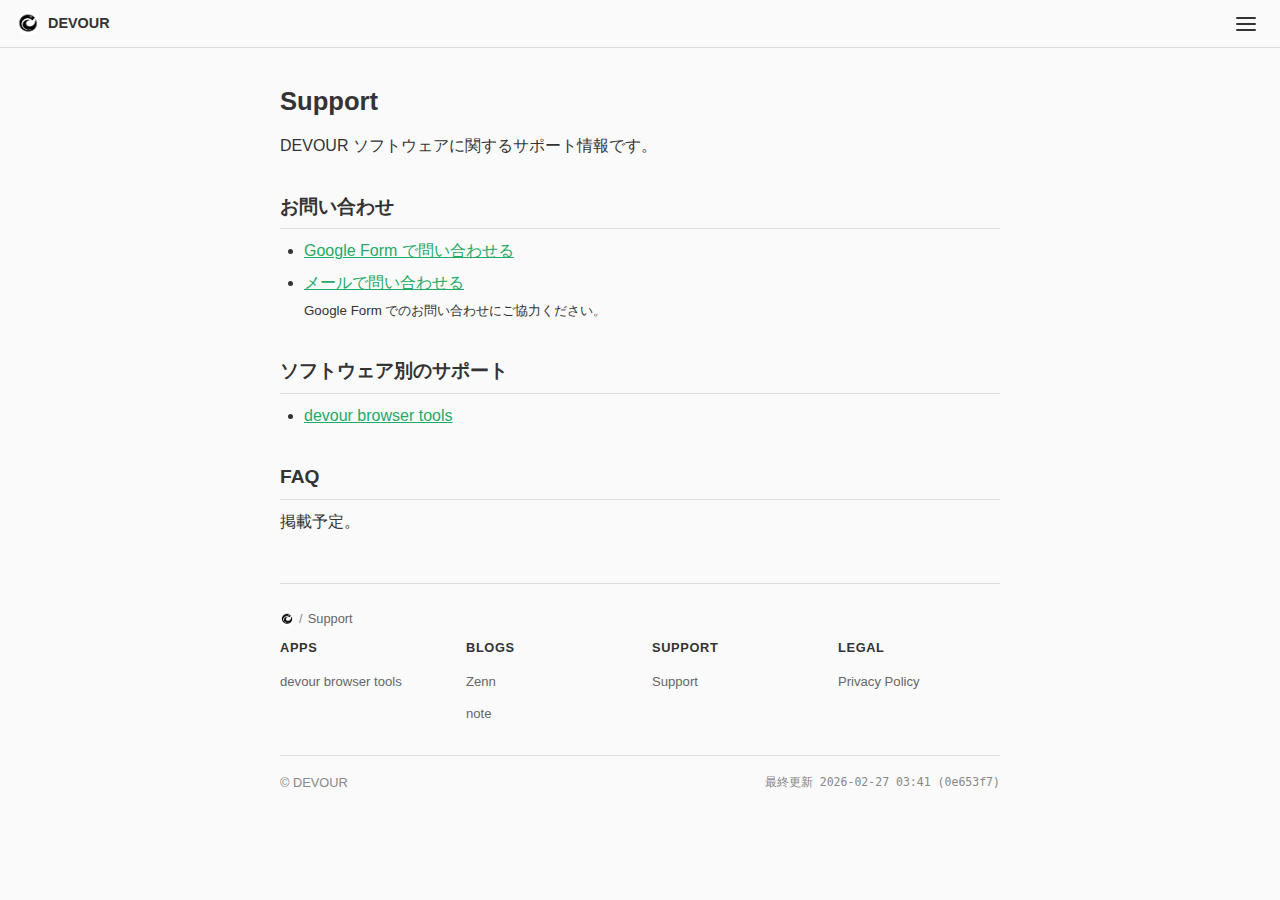
<file: support.html>
<!DOCTYPE html><html lang="ja"><head><meta charset="UTF-8"/><meta name="viewport" content="width=device-width, initial-scale=1.0"/><title>Support - DEVOUR</title><meta name="description" content="DEVOUR ソフトウェアに関するサポート情報・FAQ・お問い合わせ先のご案内です。"/><link rel="canonical" href="https://devour.jp/support"/><meta property="og:title" content="Support - DEVOUR"/><meta property="og:description" content="DEVOUR ソフトウェアに関するサポート情報・FAQ・お問い合わせ先のご案内です。"/><meta property="og:url" content="https://devour.jp/support"/><meta property="og:image" content="https://devour.jp/assets/ogp.png"/><meta property="og:type" content="website"/><meta property="og:locale" content="ja_JP"/><meta name="twitter:card" content="summary"/><meta name="twitter:title" content="Support - DEVOUR"/><meta name="twitter:description" content="DEVOUR ソフトウェアに関するサポート情報・FAQ・お問い合わせ先のご案内です。"/><meta name="twitter:image" content="https://devour.jp/assets/ogp.png"/><link rel="icon" type="image/png" href="/assets/favicon.png"/><link rel="stylesheet" href="/assets/style.css"/><script async="" src="https://www.googletagmanager.com/gtag/js?id=G-VQHJ3X8H8E"></script><script>
  window.dataLayer = window.dataLayer || [];
  function gtag(){dataLayer.push(arguments);}
  gtag('js', new Date());
  gtag('config', 'G-VQHJ3X8H8E');
</script></head><body class="has-header"><header class="site-header"><a href="/" class="site-header-brand"><img src="/assets/favicon.png" alt=""/>DEVOUR</a><button class="site-header-menu-btn" onclick="document.querySelector(&#39;.site-header-nav&#39;).classList.toggle(&#39;open&#39;)" aria-label="メニュー"><span></span><span></span><span></span></button></header><nav class="site-header-nav"><h3>Apps</h3><ul><li><a href="/apps/devour-browser-tools/">devour browser tools</a></li></ul><h3>Blogs</h3><ul><li><a href="https://zenn.dev/nonamecode" target="_blank" rel="noopener">Zenn</a></li><li><a href="https://note.com/namelesscode/all" target="_blank" rel="noopener">note</a></li></ul><h3>Support</h3><ul><li><a href="/support">Support</a></li></ul><h3>Legal</h3><ul><li><a href="/privacy">Privacy Policy</a></li></ul></nav><main id="content"><h1>Support</h1><p>DEVOUR ソフトウェアに関するサポート情報です。</p><h2>お問い合わせ</h2><ul><li><a href="https://forms.gle/cpzfjKo69vXDWFLE7" target="_blank" rel="noopener">Google Form で問い合わせる</a></li><li><a href="mailto:support@devour.jp">メールで問い合わせる</a><br/><small>Google Form でのお問い合わせにご協力ください。</small></li></ul><h2>ソフトウェア別のサポート</h2><ul><li><a href="/apps/devour-browser-tools/support">devour browser tools</a></li></ul><h2>FAQ</h2><p>掲載予定。</p></main><footer><div class="footer-breadcrumb"><a href="/"><img src="/assets/favicon.png" alt="DEVOUR"/></a><span class="sep">/</span>Support</div><div class="footer-links"><div><h3>Apps</h3><ul><li><a href="/apps/devour-browser-tools/">devour browser tools</a></li></ul></div><div><h3>Blogs</h3><ul><li><a href="https://zenn.dev/nonamecode" target="_blank" rel="noopener">Zenn</a></li><li><a href="https://note.com/namelesscode/all" target="_blank" rel="noopener">note</a></li></ul></div><div><h3>Support</h3><ul><li><a href="/support">Support</a></li></ul></div><div><h3>Legal</h3><ul><li><a href="/privacy">Privacy Policy</a></li></ul></div></div><p class="footer-copyright"><a href="/">© DEVOUR</a><span class="footer-build">最終更新 2026-02-27 03:41 (0e653f7)</span></p></footer></body></html>
</file>
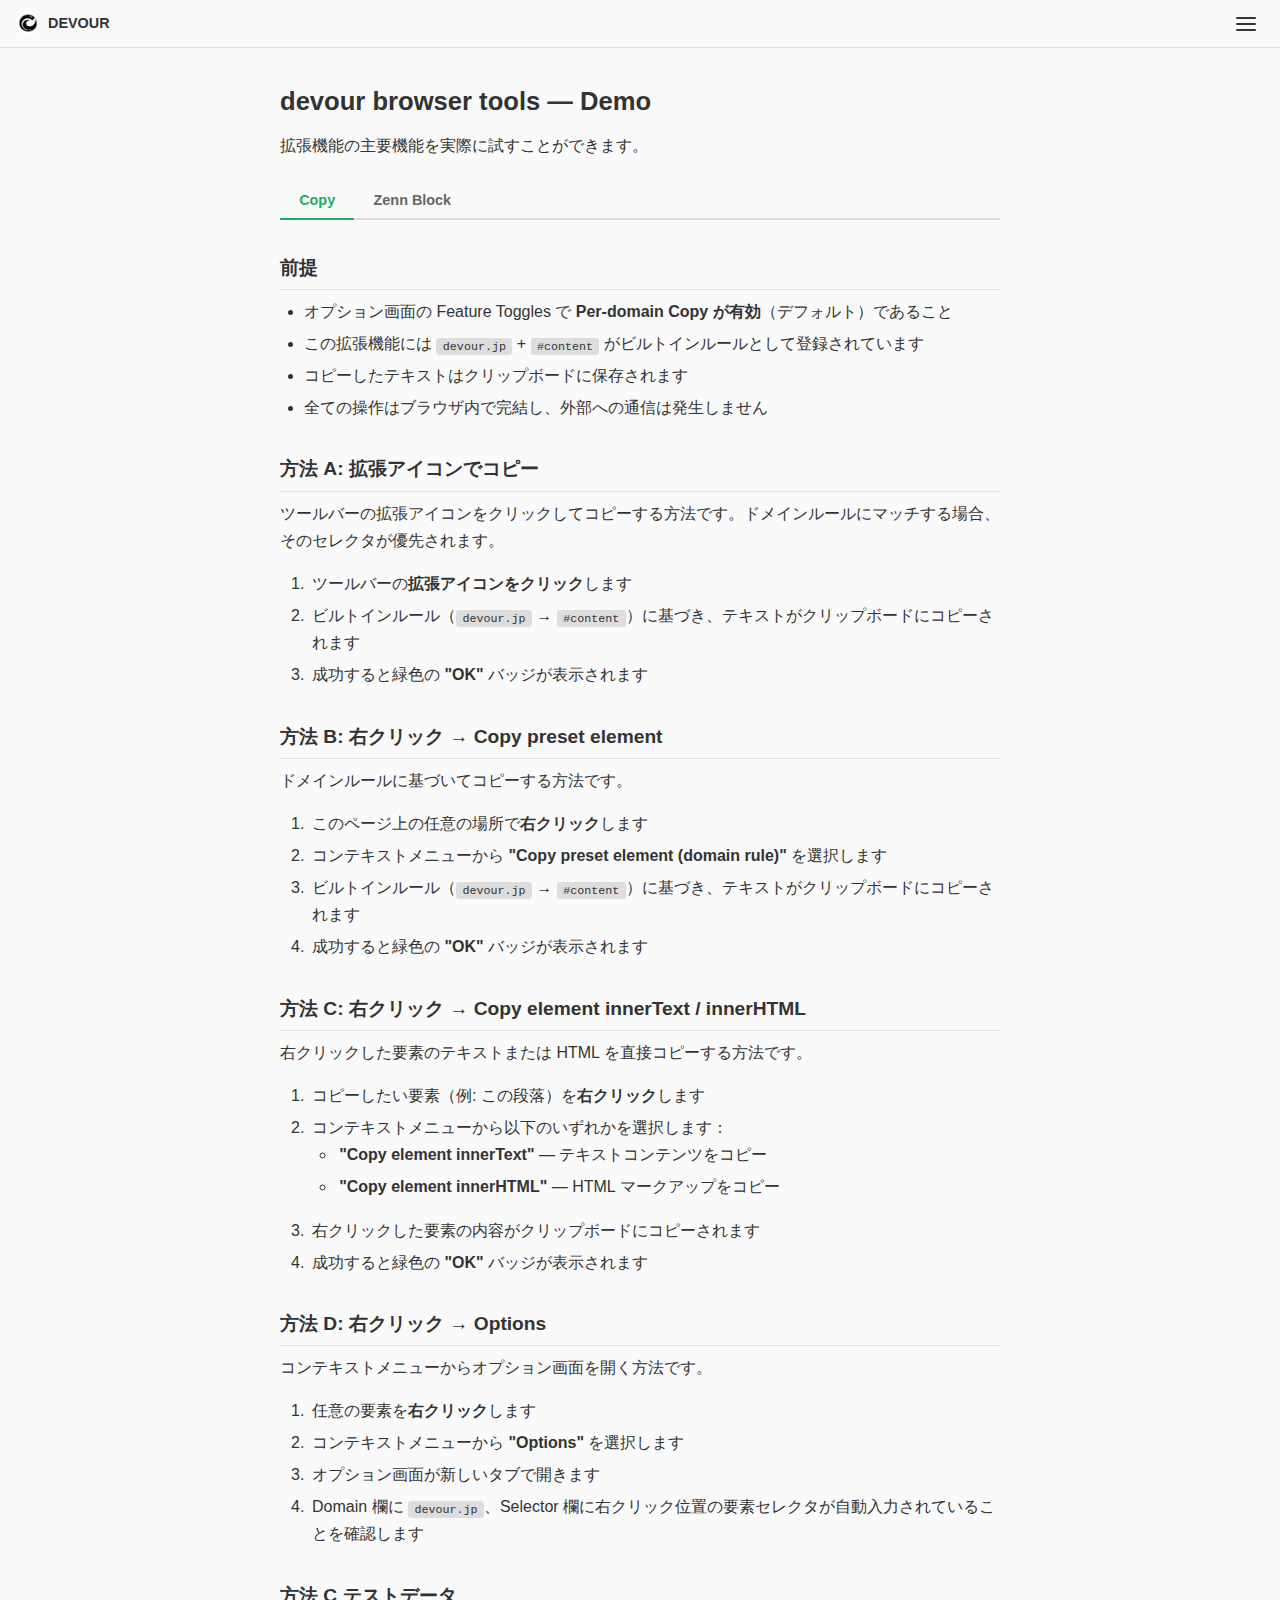
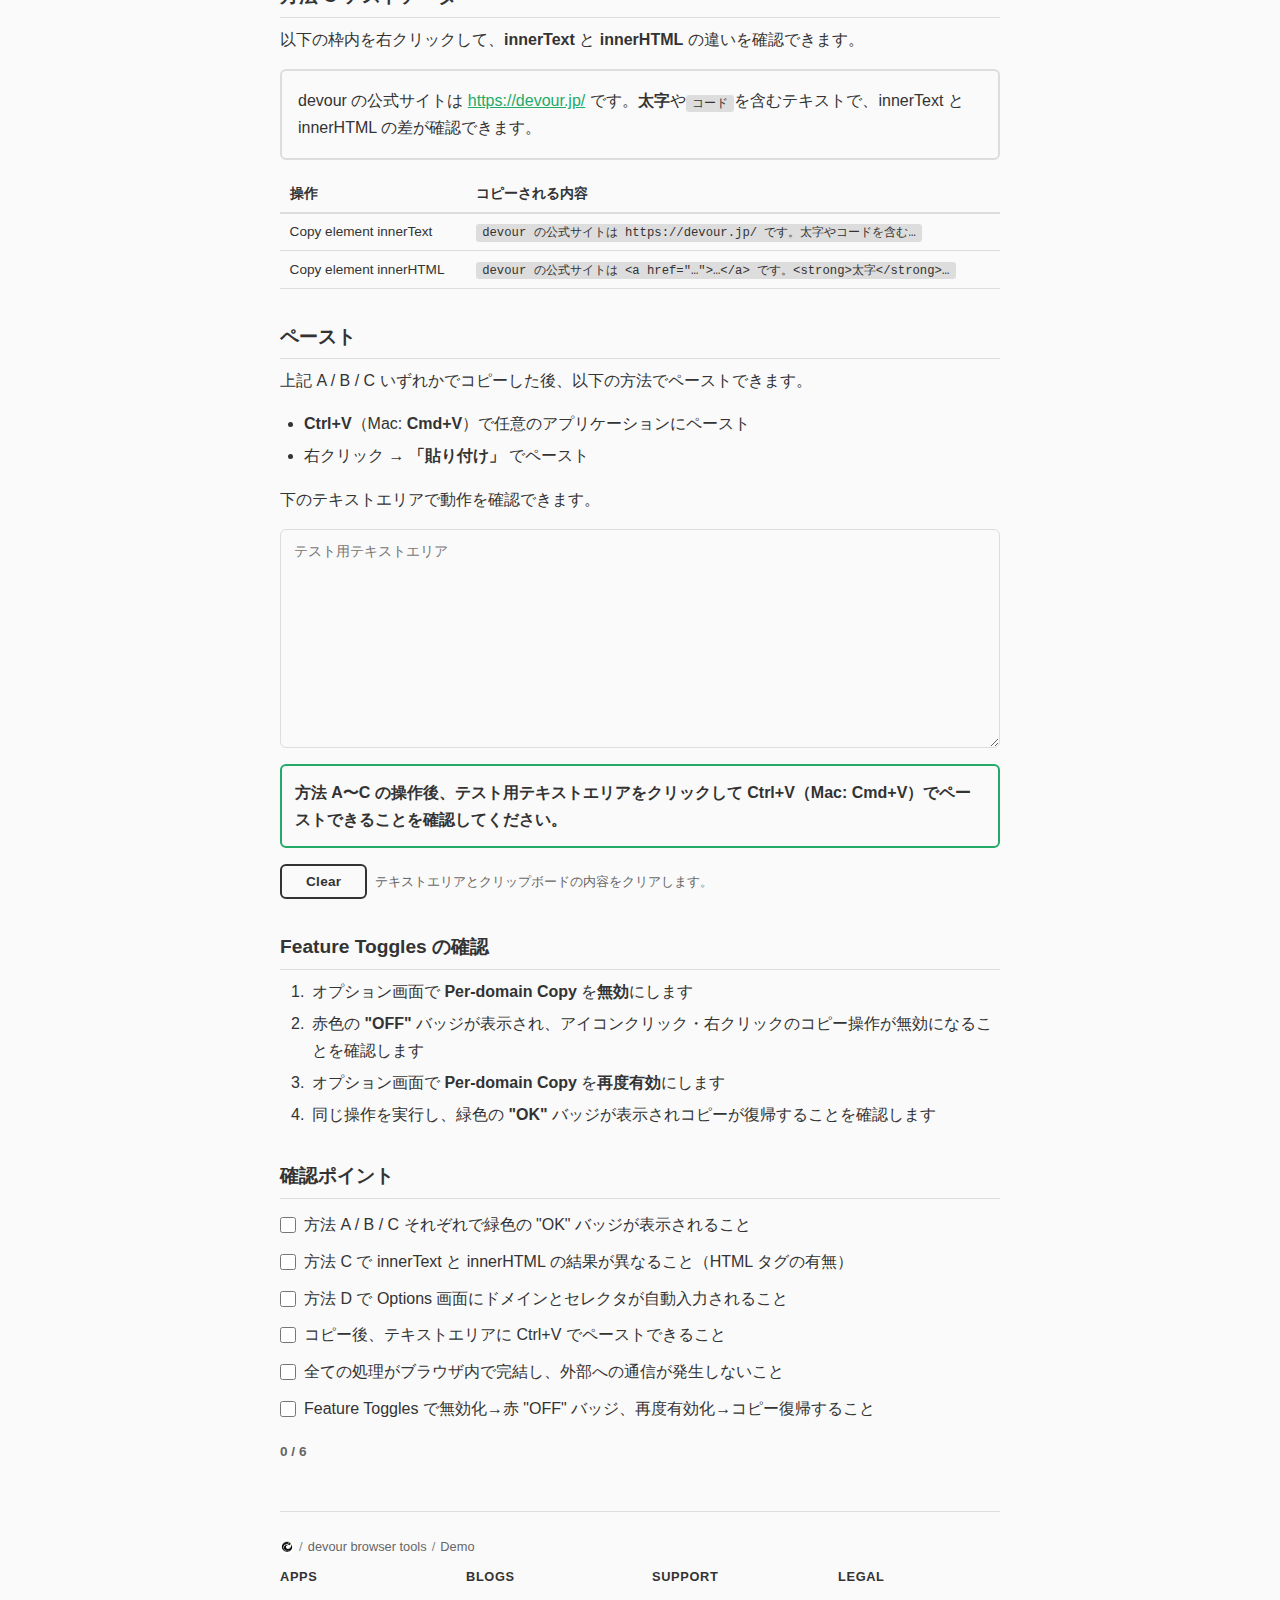
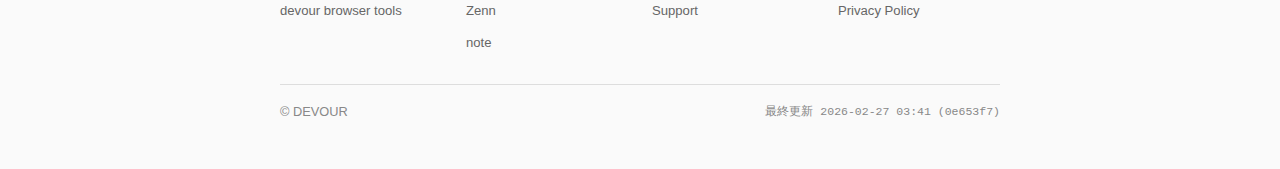
<file: apps/devour-browser-tools/demo.html>
<!DOCTYPE html><html lang="ja"><head><meta charset="UTF-8"/><meta name="viewport" content="width=device-width, initial-scale=1.0"/><title>Demo - devour browser tools</title><meta name="description" content="devour browser tools の動作確認ページです。拡張機能の主要機能をこのページ上で試すことができます。"/><link rel="canonical" href="https://devour.jp/apps/devour-browser-tools/demo"/><meta property="og:title" content="Demo - devour browser tools"/><meta property="og:description" content="devour browser tools の動作確認ページです。拡張機能の主要機能をこのページ上で試すことができます。"/><meta property="og:url" content="https://devour.jp/apps/devour-browser-tools/demo"/><meta property="og:image" content="https://devour.jp/assets/ogp.png"/><meta property="og:type" content="website"/><meta property="og:locale" content="ja_JP"/><meta name="twitter:card" content="summary"/><meta name="twitter:title" content="Demo - devour browser tools"/><meta name="twitter:description" content="devour browser tools の動作確認ページです。拡張機能の主要機能をこのページ上で試すことができます。"/><meta name="twitter:image" content="https://devour.jp/assets/ogp.png"/><link rel="icon" type="image/png" href="/assets/favicon.png"/><link rel="stylesheet" href="/assets/style.css"/><script async="" src="https://www.googletagmanager.com/gtag/js?id=G-VQHJ3X8H8E"></script><script>
  window.dataLayer = window.dataLayer || [];
  function gtag(){dataLayer.push(arguments);}
  gtag('js', new Date());
  gtag('config', 'G-VQHJ3X8H8E');
</script></head><style>
    .demo-tabs {
      display: flex;
      gap: 0;
      border-bottom: 2px solid var(--color-border);
      margin-top: 1.5rem;
      margin-bottom: 1.5rem;
    }
    .demo-tab {
      padding: 0.6rem 1.2rem;
      border: none;
      background: none;
      color: var(--color-text-sub);
      font-size: 0.9rem;
      font-weight: 600;
      cursor: pointer;
      border-bottom: 2px solid transparent;
      margin-bottom: -2px;
      transition: color 0.15s, border-color 0.15s;
    }
    .demo-tab:hover {
      color: var(--color-text);
    }
    .demo-tab.active {
      color: var(--color-accent);
      border-bottom-color: var(--color-accent);
    }
    .demo-panel {
      display: none;
    }
    .demo-panel.active {
      display: block;
    }
    .checklist {
      margin-top: 0.5rem;
    }
    .check-item {
      display: flex;
      align-items: flex-start;
      gap: 0.5rem;
      padding: 0.4rem 0;
      cursor: pointer;
      line-height: 1.5;
    }
    .check-item input[type="checkbox"] {
      margin-top: 0.25rem;
      flex-shrink: 0;
      width: 16px;
      height: 16px;
      cursor: pointer;
      accent-color: var(--color-accent);
    }
    .check-item:has(input:checked) span {
      text-decoration: line-through;
      color: var(--color-text-sub);
    }
    .check-status {
      margin-top: 0.8rem;
      display: flex;
      align-items: center;
      gap: 0.5rem;
    }
    .check-status .status-msg {
      font-size: 0.85rem;
      font-weight: 600;
    }
    .check-status .status-msg.all-passed {
      color: var(--color-accent);
    }
    .check-status .status-msg.in-progress {
      color: var(--color-text-sub);
    }
    .check-status .clear-btn {
      padding: 4px 14px;
      border: 1px solid var(--color-border);
      border-radius: 4px;
      background: var(--color-bg);
      color: var(--color-text-sub);
      cursor: pointer;
      font-size: 0.78rem;
    }
    .check-status .clear-btn:hover {
      color: var(--color-text);
      border-color: var(--color-text-sub);
    }</style><body class="has-header"><header class="site-header"><a href="/" class="site-header-brand"><img src="/assets/favicon.png" alt=""/>DEVOUR</a><button class="site-header-menu-btn" onclick="document.querySelector(&#39;.site-header-nav&#39;).classList.toggle(&#39;open&#39;)" aria-label="メニュー"><span></span><span></span><span></span></button></header><nav class="site-header-nav"><h3>Apps</h3><ul><li><a href="/apps/devour-browser-tools/">devour browser tools</a></li></ul><h3>Blogs</h3><ul><li><a href="https://zenn.dev/nonamecode" target="_blank" rel="noopener">Zenn</a></li><li><a href="https://note.com/namelesscode/all" target="_blank" rel="noopener">note</a></li></ul><h3>Support</h3><ul><li><a href="/support">Support</a></li></ul><h3>Legal</h3><ul><li><a href="/privacy">Privacy Policy</a></li></ul></nav><main id="content"><h1>devour browser tools — Demo</h1><p>拡張機能の主要機能を実際に試すことができます。</p><div class="demo-tabs"><button class="demo-tab active" data-tab="copy">Copy</button><button class="demo-tab" data-tab="zenn">Zenn Block</button></div><div id="tab-copy" class="demo-panel active"><h2>前提</h2><ul><li>オプション画面の Feature Toggles で <strong>Per-domain Copy が有効</strong>（デフォルト）であること</li><li>この拡張機能には <code>devour.jp</code> + <code>#content</code> がビルトインルールとして登録されています</li><li>コピーしたテキストはクリップボードに保存されます</li><li>全ての操作はブラウザ内で完結し、外部への通信は発生しません</li></ul><h2>方法 A: 拡張アイコンでコピー</h2><p>ツールバーの拡張アイコンをクリックしてコピーする方法です。ドメインルールにマッチする場合、そのセレクタが優先されます。</p><ol><li>ツールバーの<strong>拡張アイコンをクリック</strong>します</li><li>ビルトインルール（<code>devour.jp</code> → <code>#content</code>）に基づき、テキストがクリップボードにコピーされます</li><li>成功すると緑色の <strong>&quot;OK&quot;</strong> バッジが表示されます</li></ol><h2>方法 B: 右クリック → Copy preset element</h2><p>ドメインルールに基づいてコピーする方法です。</p><ol><li>このページ上の任意の場所で<strong>右クリック</strong>します</li><li>コンテキストメニューから <strong>&quot;Copy preset element (domain rule)&quot;</strong> を選択します</li><li>ビルトインルール（<code>devour.jp</code> → <code>#content</code>）に基づき、テキストがクリップボードにコピーされます</li><li>成功すると緑色の <strong>&quot;OK&quot;</strong> バッジが表示されます</li></ol><h2>方法 C: 右クリック → Copy element innerText / innerHTML</h2><p>右クリックした要素のテキストまたは HTML を直接コピーする方法です。</p><ol><li>コピーしたい要素（例: この段落）を<strong>右クリック</strong>します</li><li>コンテキストメニューから以下のいずれかを選択します：<ul><li><strong>&quot;Copy element innerText&quot;</strong> — テキストコンテンツをコピー</li><li><strong>&quot;Copy element innerHTML&quot;</strong> — HTML マークアップをコピー</li></ul></li><li>右クリックした要素の内容がクリップボードにコピーされます</li><li>成功すると緑色の <strong>&quot;OK&quot;</strong> バッジが表示されます</li></ol><h2>方法 D: 右クリック → Options</h2><p>コンテキストメニューからオプション画面を開く方法です。</p><ol><li>任意の要素を<strong>右クリック</strong>します</li><li>コンテキストメニューから <strong>&quot;Options&quot;</strong> を選択します</li><li>オプション画面が新しいタブで開きます</li><li>Domain 欄に <code>devour.jp</code>、Selector 欄に右クリック位置の要素セレクタが自動入力されていることを確認します</li></ol><h2>方法 C テストデータ</h2><p>以下の枠内を右クリックして、<strong>innerText</strong> と <strong>innerHTML</strong> の違いを確認できます。</p><div style="padding: 1rem; border: 2px solid var(--color-border); border-radius: 6px; margin-bottom: 1rem;"><p style="margin-bottom: 0;">devour の公式サイトは <a href="https://devour.jp/">https://devour.jp/</a> です。<strong>太字</strong>や<code>コード</code>を含むテキストで、innerText と innerHTML の差が確認できます。</p></div><table style="width: 100%; font-size: 0.85rem; border-collapse: collapse; margin-bottom: 1rem;"><thead><tr><th style="text-align: left; padding: 0.4rem 0.6rem; border-bottom: 2px solid var(--color-border);">操作</th><th style="text-align: left; padding: 0.4rem 0.6rem; border-bottom: 2px solid var(--color-border);">コピーされる内容</th></tr></thead><tbody><tr><td style="padding: 0.4rem 0.6rem; border-bottom: 1px solid var(--color-border);">Copy element innerText</td><td style="padding: 0.4rem 0.6rem; border-bottom: 1px solid var(--color-border);"><code>devour の公式サイトは https://devour.jp/ です。太字やコードを含む…</code></td></tr><tr><td style="padding: 0.4rem 0.6rem; border-bottom: 1px solid var(--color-border);">Copy element innerHTML</td><td style="padding: 0.4rem 0.6rem; border-bottom: 1px solid var(--color-border);"><code>devour の公式サイトは &lt;a href=&quot;…&quot;&gt;…&lt;/a&gt; です。&lt;strong&gt;太字&lt;/strong&gt;…</code></td></tr></tbody></table><h2>ペースト</h2><p>上記 A / B / C いずれかでコピーした後、以下の方法でペーストできます。</p><ul><li><strong>Ctrl+V</strong>（Mac: <strong>Cmd+V</strong>）で任意のアプリケーションにペースト</li><li>右クリック → <strong>「貼り付け」</strong> でペースト</li></ul><p>下のテキストエリアで動作を確認できます。</p><textarea id="testArea" rows="12" style="width: 100%; font-family: inherit; font-size: 0.9rem; padding: 0.8rem; border: 1px solid var(--color-border); border-radius: 6px; background: var(--color-bg); color: var(--color-text); resize: vertical;" placeholder="テスト用テキストエリア"></textarea><p style="margin-top: 0.5rem; padding: 0.8rem; border: 2px solid var(--color-accent); border-radius: 6px; font-weight: 600;">方法 A〜C の操作後、テスト用テキストエリアをクリックして <strong>Ctrl+V</strong>（Mac: <strong>Cmd+V</strong>）でペーストできることを確認してください。</p><div style="display: flex; align-items: center; gap: 0.5rem; margin-top: 0.8rem;"><button onclick="document.getElementById(&#39;testArea&#39;).value=&#39;&#39;;navigator.clipboard.writeText(&#39;&#39;)" style="padding: 8px 24px; border: 2px solid var(--color-text); border-radius: 6px; background: var(--color-bg); color: var(--color-text); cursor: pointer; font-size: 0.85rem; font-weight: 700; white-space: nowrap; letter-spacing: 0.02em;">Clear</button><span style="font-size: 0.82rem; color: var(--color-text-sub);">テキストエリアとクリップボードの内容をクリアします。</span></div><h2>Feature Toggles の確認</h2><ol><li>オプション画面で <strong>Per-domain Copy</strong> を<strong>無効</strong>にします</li><li>赤色の <strong>&quot;OFF&quot;</strong> バッジが表示され、アイコンクリック・右クリックのコピー操作が無効になることを確認します</li><li>オプション画面で <strong>Per-domain Copy</strong> を<strong>再度有効</strong>にします</li><li>同じ操作を実行し、緑色の <strong>&quot;OK&quot;</strong> バッジが表示されコピーが復帰することを確認します</li></ol><h2>確認ポイント</h2><div class="checklist" data-group="copy"><label class="check-item"><input type="checkbox" data-key="copy-0"/><span>方法 A / B / C それぞれで緑色の &quot;OK&quot; バッジが表示されること</span></label><label class="check-item"><input type="checkbox" data-key="copy-1"/><span>方法 C で innerText と innerHTML の結果が異なること（HTML タグの有無）</span></label><label class="check-item"><input type="checkbox" data-key="copy-2"/><span>方法 D で Options 画面にドメインとセレクタが自動入力されること</span></label><label class="check-item"><input type="checkbox" data-key="copy-3"/><span>コピー後、テキストエリアに Ctrl+V でペーストできること</span></label><label class="check-item"><input type="checkbox" data-key="copy-4"/><span>全ての処理がブラウザ内で完結し、外部への通信が発生しないこと</span></label><label class="check-item"><input type="checkbox" data-key="copy-5"/><span>Feature Toggles で無効化→赤 &quot;OFF&quot; バッジ、再度有効化→コピー復帰すること</span></label><div class="check-status" data-group="copy"></div></div></div><div id="tab-zenn" class="demo-panel"><h2>概要</h2><p>Zenn の Web 編集機能をブロックし、CLI/Git での記事管理を徹底するための機能です。</p><p>以下のテストは、オプション画面の Feature Toggles で <strong>Zenn Web Editor ブロックが有効</strong>（デフォルト）であることを前提とします。</p><h2>リダイレクトの確認</h2><ol><li><a href="https://zenn.dev/articles/example-slug/edit" target="_blank" rel="noopener">https://zenn.dev/articles/example-slug/edit</a> にアクセスします</li><li><code>https://zenn.dev</code> にリダイレクトされることを確認します</li></ol><h2>UI ブロックの確認</h2><p style="font-size: 0.88rem; color: var(--color-text-sub); margin-bottom: 0.8rem;"><strong>前提条件:</strong> Zenn にログイン済みで、記事が1件以上あること（未公開・公開問いません）。</p><ol><li><a href="https://zenn.dev/dashboard" target="_blank" rel="noopener">Zenn ダッシュボード</a>にアクセスします</li><li>「編集する」ボタンがグレーアウトされていることを確認します</li><li>ホバー時にツールチップが表示されることを確認します</li><li>記事タイトルのリンクが閲覧ページに変更されていることを確認します</li></ol><h2>Feature Toggles の確認</h2><ol><li>オプション画面で <strong>Zenn Web Editor ブロック</strong> を<strong>無効</strong>にします</li><li>Zenn ダッシュボードをリロードし、編集ボタンが通常通り機能することを確認します</li><li>オプション画面で <strong>Zenn Web Editor ブロック</strong> を<strong>再度有効</strong>にします</li><li>Zenn ダッシュボードをリロードし、ブロックが復帰していることを確認します</li></ol><h2>確認ポイント</h2><div class="checklist" data-group="zenn"><label class="check-item"><input type="checkbox" data-key="zenn-0"/><span>編集ページ URL へのアクセスが <code>https://zenn.dev</code> にリダイレクトされること</span></label><label class="check-item"><input type="checkbox" data-key="zenn-1"/><span>ダッシュボード上の編集ボタンがグレーアウト＋クリック無効であること</span></label><label class="check-item"><input type="checkbox" data-key="zenn-2"/><span>ホバー時にツールチップ「devour browser tools により抑制されています」が表示されること</span></label><label class="check-item"><input type="checkbox" data-key="zenn-3"/><span>Feature Toggles で無効化→ブロック解除、再度有効化→ブロック復帰すること</span></label><div class="check-status" data-group="zenn"></div></div></div><script>
    // Tab switching
    document.querySelectorAll('.demo-tab').forEach(tab => {
      tab.addEventListener('click', () => {
        document.querySelectorAll('.demo-tab').forEach(t => t.classList.remove('active'));
        document.querySelectorAll('.demo-panel').forEach(p => p.classList.remove('active'));
        tab.classList.add('active');
        document.getElementById('tab-' + tab.dataset.tab).classList.add('active');
      });
    });

    // Checklist: localStorage persistence + all-passed feedback
    const STORAGE_KEY = 'dbt-demo-checks';

    function loadChecks() {
      try { return JSON.parse(localStorage.getItem(STORAGE_KEY)) || {}; } catch { return {}; }
    }

    function saveChecks(state) {
      localStorage.setItem(STORAGE_KEY, JSON.stringify(state));
    }

    function updateStatus(group) {
      const checklist = document.querySelector('.checklist[data-group="' + group + '"]');
      const boxes = checklist.querySelectorAll('input[type="checkbox"]');
      const statusEl = checklist.querySelector('.check-status');
      const total = boxes.length;
      const checked = Array.from(boxes).filter(cb => cb.checked).length;
      const allPassed = checked === total;

      statusEl.innerHTML = allPassed
        ? '<span class="status-msg all-passed">All passed</span><button class="clear-btn" data-group="' + group + '">Clear</button>'
        : '<span class="status-msg in-progress">' + checked + ' / ' + total + '</span>' + (checked > 0 ? '<button class="clear-btn" data-group="' + group + '">Clear</button>' : '');

      statusEl.querySelectorAll('.clear-btn').forEach(btn => {
        btn.addEventListener('click', () => clearGroup(group));
      });
    }

    function clearGroup(group) {
      const state = loadChecks();
      const checklist = document.querySelector('.checklist[data-group="' + group + '"]');
      checklist.querySelectorAll('input[type="checkbox"]').forEach(cb => {
        cb.checked = false;
        delete state[cb.dataset.key];
      });
      saveChecks(state);
      updateStatus(group);
    }

    // Init
    const state = loadChecks();
    document.querySelectorAll('.checklist input[type="checkbox"]').forEach(cb => {
      cb.checked = !!state[cb.dataset.key];
      cb.addEventListener('change', () => {
        const s = loadChecks();
        if (cb.checked) s[cb.dataset.key] = true; else delete s[cb.dataset.key];
        saveChecks(s);
        updateStatus(cb.closest('.checklist').dataset.group);
      });
    });
    ['copy', 'zenn'].forEach(updateStatus);</script></main><footer><div class="footer-breadcrumb"><a href="/"><img src="/assets/favicon.png" alt="DEVOUR"/></a><span class="sep">/</span><a href="/apps/devour-browser-tools/">devour browser tools</a><span class="sep">/</span>Demo</div><div class="footer-links"><div><h3>Apps</h3><ul><li><a href="/apps/devour-browser-tools/">devour browser tools</a></li></ul></div><div><h3>Blogs</h3><ul><li><a href="https://zenn.dev/nonamecode" target="_blank" rel="noopener">Zenn</a></li><li><a href="https://note.com/namelesscode/all" target="_blank" rel="noopener">note</a></li></ul></div><div><h3>Support</h3><ul><li><a href="/support">Support</a></li></ul></div><div><h3>Legal</h3><ul><li><a href="/privacy">Privacy Policy</a></li></ul></div></div><p class="footer-copyright"><a href="/">© DEVOUR</a><span class="footer-build">最終更新 2026-02-27 03:41 (0e653f7)</span></p></footer></body></html>
</file>
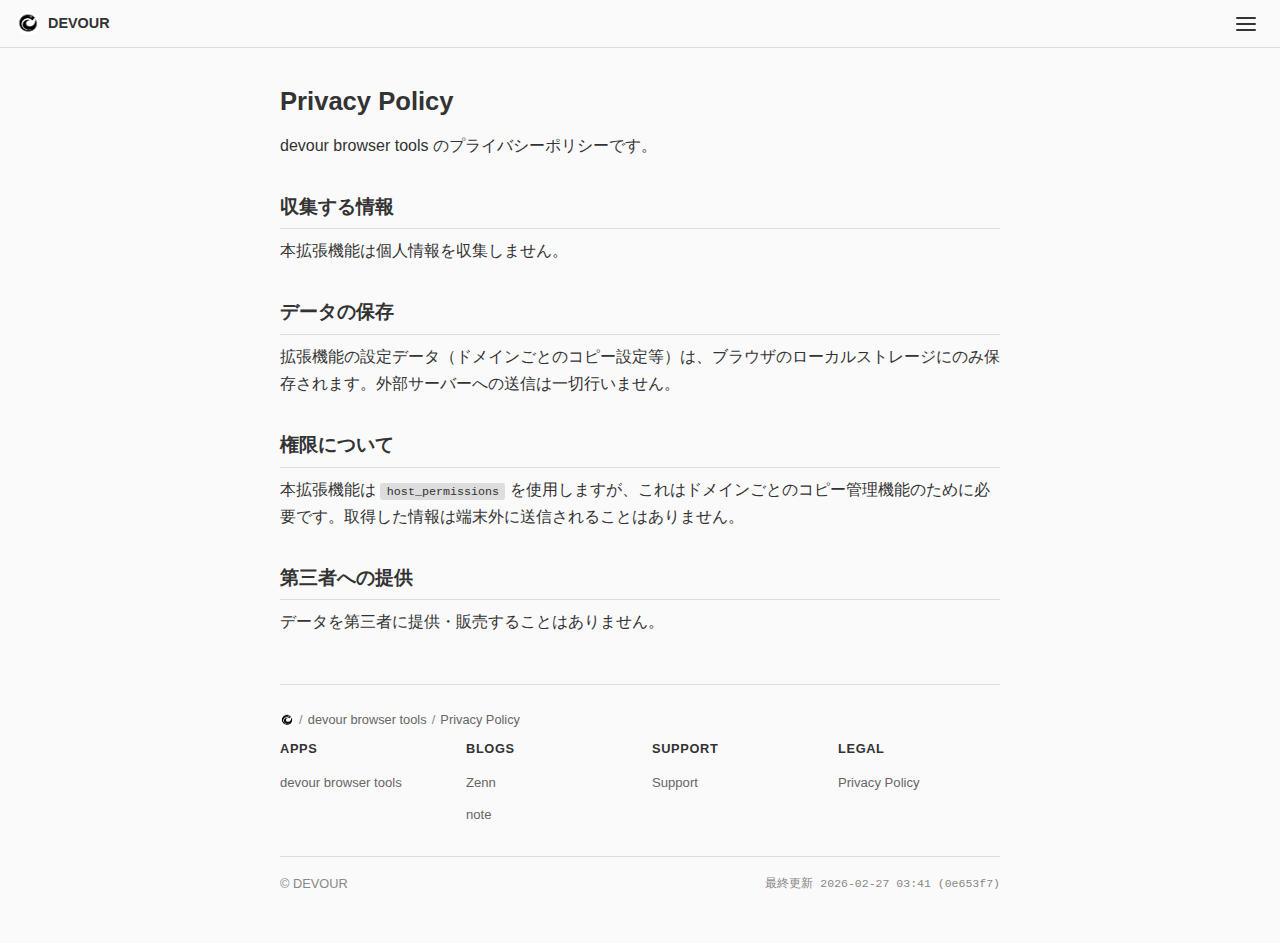
<file: apps/devour-browser-tools/privacy.html>
<!DOCTYPE html><html lang="ja"><head><meta charset="UTF-8"/><meta name="viewport" content="width=device-width, initial-scale=1.0"/><title>Privacy Policy - devour browser tools</title><meta name="description" content="devour browser tools のプライバシーポリシーです。個人情報の収集・外部送信は行いません。"/><link rel="canonical" href="https://devour.jp/apps/devour-browser-tools/privacy"/><meta property="og:title" content="Privacy Policy - devour browser tools"/><meta property="og:description" content="devour browser tools のプライバシーポリシーです。個人情報の収集・外部送信は行いません。"/><meta property="og:url" content="https://devour.jp/apps/devour-browser-tools/privacy"/><meta property="og:image" content="https://devour.jp/assets/ogp.png"/><meta property="og:type" content="website"/><meta property="og:locale" content="ja_JP"/><meta name="twitter:card" content="summary"/><meta name="twitter:title" content="Privacy Policy - devour browser tools"/><meta name="twitter:description" content="devour browser tools のプライバシーポリシーです。個人情報の収集・外部送信は行いません。"/><meta name="twitter:image" content="https://devour.jp/assets/ogp.png"/><link rel="icon" type="image/png" href="/assets/favicon.png"/><link rel="stylesheet" href="/assets/style.css"/><script async="" src="https://www.googletagmanager.com/gtag/js?id=G-VQHJ3X8H8E"></script><script>
  window.dataLayer = window.dataLayer || [];
  function gtag(){dataLayer.push(arguments);}
  gtag('js', new Date());
  gtag('config', 'G-VQHJ3X8H8E');
</script></head><body class="has-header"><header class="site-header"><a href="/" class="site-header-brand"><img src="/assets/favicon.png" alt=""/>DEVOUR</a><button class="site-header-menu-btn" onclick="document.querySelector(&#39;.site-header-nav&#39;).classList.toggle(&#39;open&#39;)" aria-label="メニュー"><span></span><span></span><span></span></button></header><nav class="site-header-nav"><h3>Apps</h3><ul><li><a href="/apps/devour-browser-tools/">devour browser tools</a></li></ul><h3>Blogs</h3><ul><li><a href="https://zenn.dev/nonamecode" target="_blank" rel="noopener">Zenn</a></li><li><a href="https://note.com/namelesscode/all" target="_blank" rel="noopener">note</a></li></ul><h3>Support</h3><ul><li><a href="/support">Support</a></li></ul><h3>Legal</h3><ul><li><a href="/privacy">Privacy Policy</a></li></ul></nav><main id="content"><h1>Privacy Policy</h1><p>devour browser tools のプライバシーポリシーです。</p><h2>収集する情報</h2><p>本拡張機能は個人情報を収集しません。</p><h2>データの保存</h2><p>拡張機能の設定データ（ドメインごとのコピー設定等）は、ブラウザのローカルストレージにのみ保存されます。外部サーバーへの送信は一切行いません。</p><h2>権限について</h2><p>本拡張機能は <code>host_permissions</code> を使用しますが、これはドメインごとのコピー管理機能のために必要です。取得した情報は端末外に送信されることはありません。</p><h2>第三者への提供</h2><p>データを第三者に提供・販売することはありません。</p></main><footer><div class="footer-breadcrumb"><a href="/"><img src="/assets/favicon.png" alt="DEVOUR"/></a><span class="sep">/</span><a href="/apps/devour-browser-tools/">devour browser tools</a><span class="sep">/</span>Privacy Policy</div><div class="footer-links"><div><h3>Apps</h3><ul><li><a href="/apps/devour-browser-tools/">devour browser tools</a></li></ul></div><div><h3>Blogs</h3><ul><li><a href="https://zenn.dev/nonamecode" target="_blank" rel="noopener">Zenn</a></li><li><a href="https://note.com/namelesscode/all" target="_blank" rel="noopener">note</a></li></ul></div><div><h3>Support</h3><ul><li><a href="/support">Support</a></li></ul></div><div><h3>Legal</h3><ul><li><a href="/privacy">Privacy Policy</a></li></ul></div></div><p class="footer-copyright"><a href="/">© DEVOUR</a><span class="footer-build">最終更新 2026-02-27 03:41 (0e653f7)</span></p></footer></body></html>
</file>
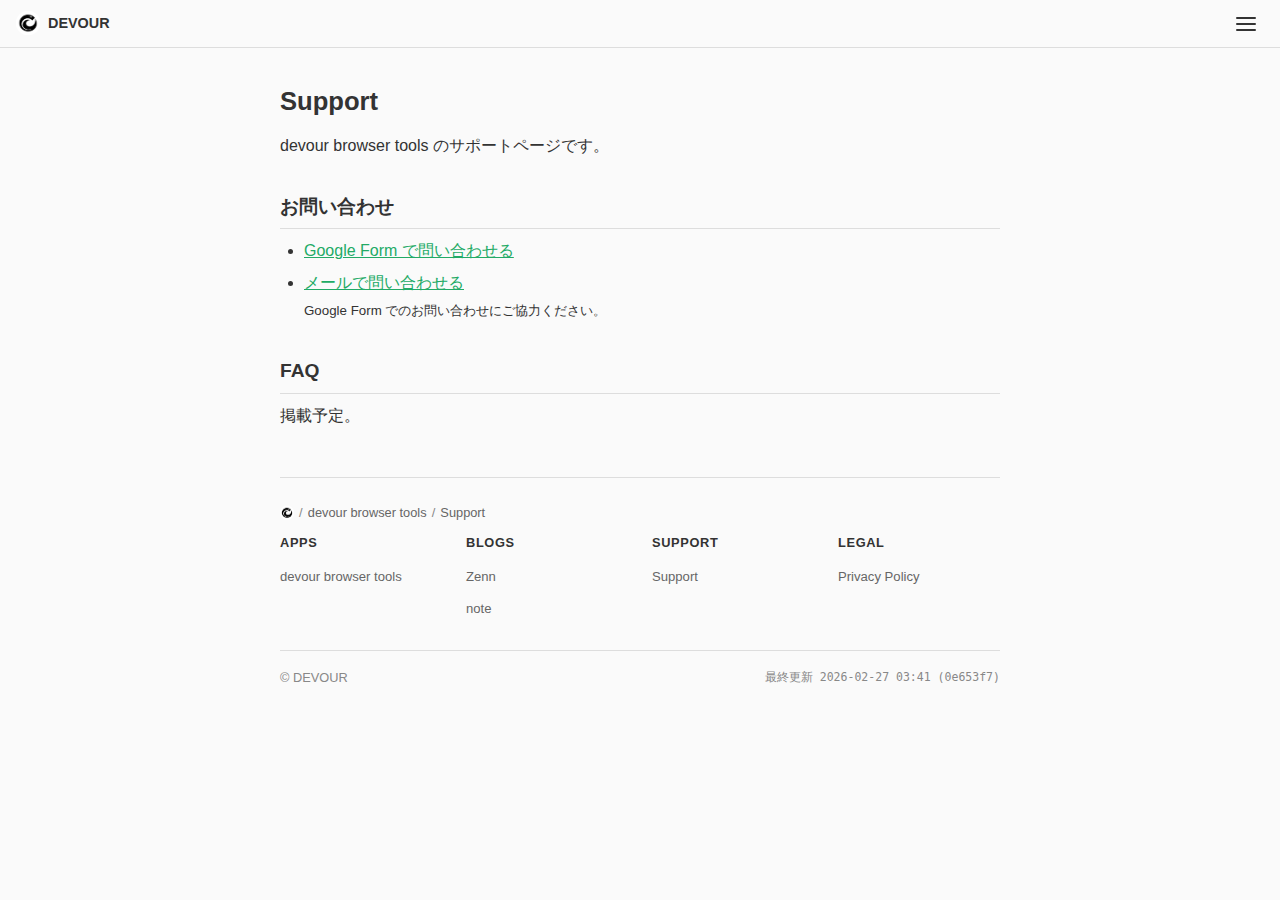
<file: apps/devour-browser-tools/support.html>
<!DOCTYPE html><html lang="ja"><head><meta charset="UTF-8"/><meta name="viewport" content="width=device-width, initial-scale=1.0"/><title>Support - devour browser tools</title><meta name="description" content="devour browser tools のサポートページです。FAQ・バグ報告・お問い合わせはこちらから。"/><link rel="canonical" href="https://devour.jp/apps/devour-browser-tools/support"/><meta property="og:title" content="Support - devour browser tools"/><meta property="og:description" content="devour browser tools のサポートページです。FAQ・バグ報告・お問い合わせはこちらから。"/><meta property="og:url" content="https://devour.jp/apps/devour-browser-tools/support"/><meta property="og:image" content="https://devour.jp/assets/ogp.png"/><meta property="og:type" content="website"/><meta property="og:locale" content="ja_JP"/><meta name="twitter:card" content="summary"/><meta name="twitter:title" content="Support - devour browser tools"/><meta name="twitter:description" content="devour browser tools のサポートページです。FAQ・バグ報告・お問い合わせはこちらから。"/><meta name="twitter:image" content="https://devour.jp/assets/ogp.png"/><link rel="icon" type="image/png" href="/assets/favicon.png"/><link rel="stylesheet" href="/assets/style.css"/><script async="" src="https://www.googletagmanager.com/gtag/js?id=G-VQHJ3X8H8E"></script><script>
  window.dataLayer = window.dataLayer || [];
  function gtag(){dataLayer.push(arguments);}
  gtag('js', new Date());
  gtag('config', 'G-VQHJ3X8H8E');
</script></head><body class="has-header"><header class="site-header"><a href="/" class="site-header-brand"><img src="/assets/favicon.png" alt=""/>DEVOUR</a><button class="site-header-menu-btn" onclick="document.querySelector(&#39;.site-header-nav&#39;).classList.toggle(&#39;open&#39;)" aria-label="メニュー"><span></span><span></span><span></span></button></header><nav class="site-header-nav"><h3>Apps</h3><ul><li><a href="/apps/devour-browser-tools/">devour browser tools</a></li></ul><h3>Blogs</h3><ul><li><a href="https://zenn.dev/nonamecode" target="_blank" rel="noopener">Zenn</a></li><li><a href="https://note.com/namelesscode/all" target="_blank" rel="noopener">note</a></li></ul><h3>Support</h3><ul><li><a href="/support">Support</a></li></ul><h3>Legal</h3><ul><li><a href="/privacy">Privacy Policy</a></li></ul></nav><main id="content"><h1>Support</h1><p>devour browser tools のサポートページです。</p><h2>お問い合わせ</h2><ul><li><a href="https://forms.gle/cpzfjKo69vXDWFLE7" target="_blank" rel="noopener">Google Form で問い合わせる</a></li><li><a href="mailto:support@devour.jp">メールで問い合わせる</a><br/><small>Google Form でのお問い合わせにご協力ください。</small></li></ul><h2>FAQ</h2><p>掲載予定。</p></main><footer><div class="footer-breadcrumb"><a href="/"><img src="/assets/favicon.png" alt="DEVOUR"/></a><span class="sep">/</span><a href="/apps/devour-browser-tools/">devour browser tools</a><span class="sep">/</span>Support</div><div class="footer-links"><div><h3>Apps</h3><ul><li><a href="/apps/devour-browser-tools/">devour browser tools</a></li></ul></div><div><h3>Blogs</h3><ul><li><a href="https://zenn.dev/nonamecode" target="_blank" rel="noopener">Zenn</a></li><li><a href="https://note.com/namelesscode/all" target="_blank" rel="noopener">note</a></li></ul></div><div><h3>Support</h3><ul><li><a href="/support">Support</a></li></ul></div><div><h3>Legal</h3><ul><li><a href="/privacy">Privacy Policy</a></li></ul></div></div><p class="footer-copyright"><a href="/">© DEVOUR</a><span class="footer-build">最終更新 2026-02-27 03:41 (0e653f7)</span></p></footer></body></html>
</file>
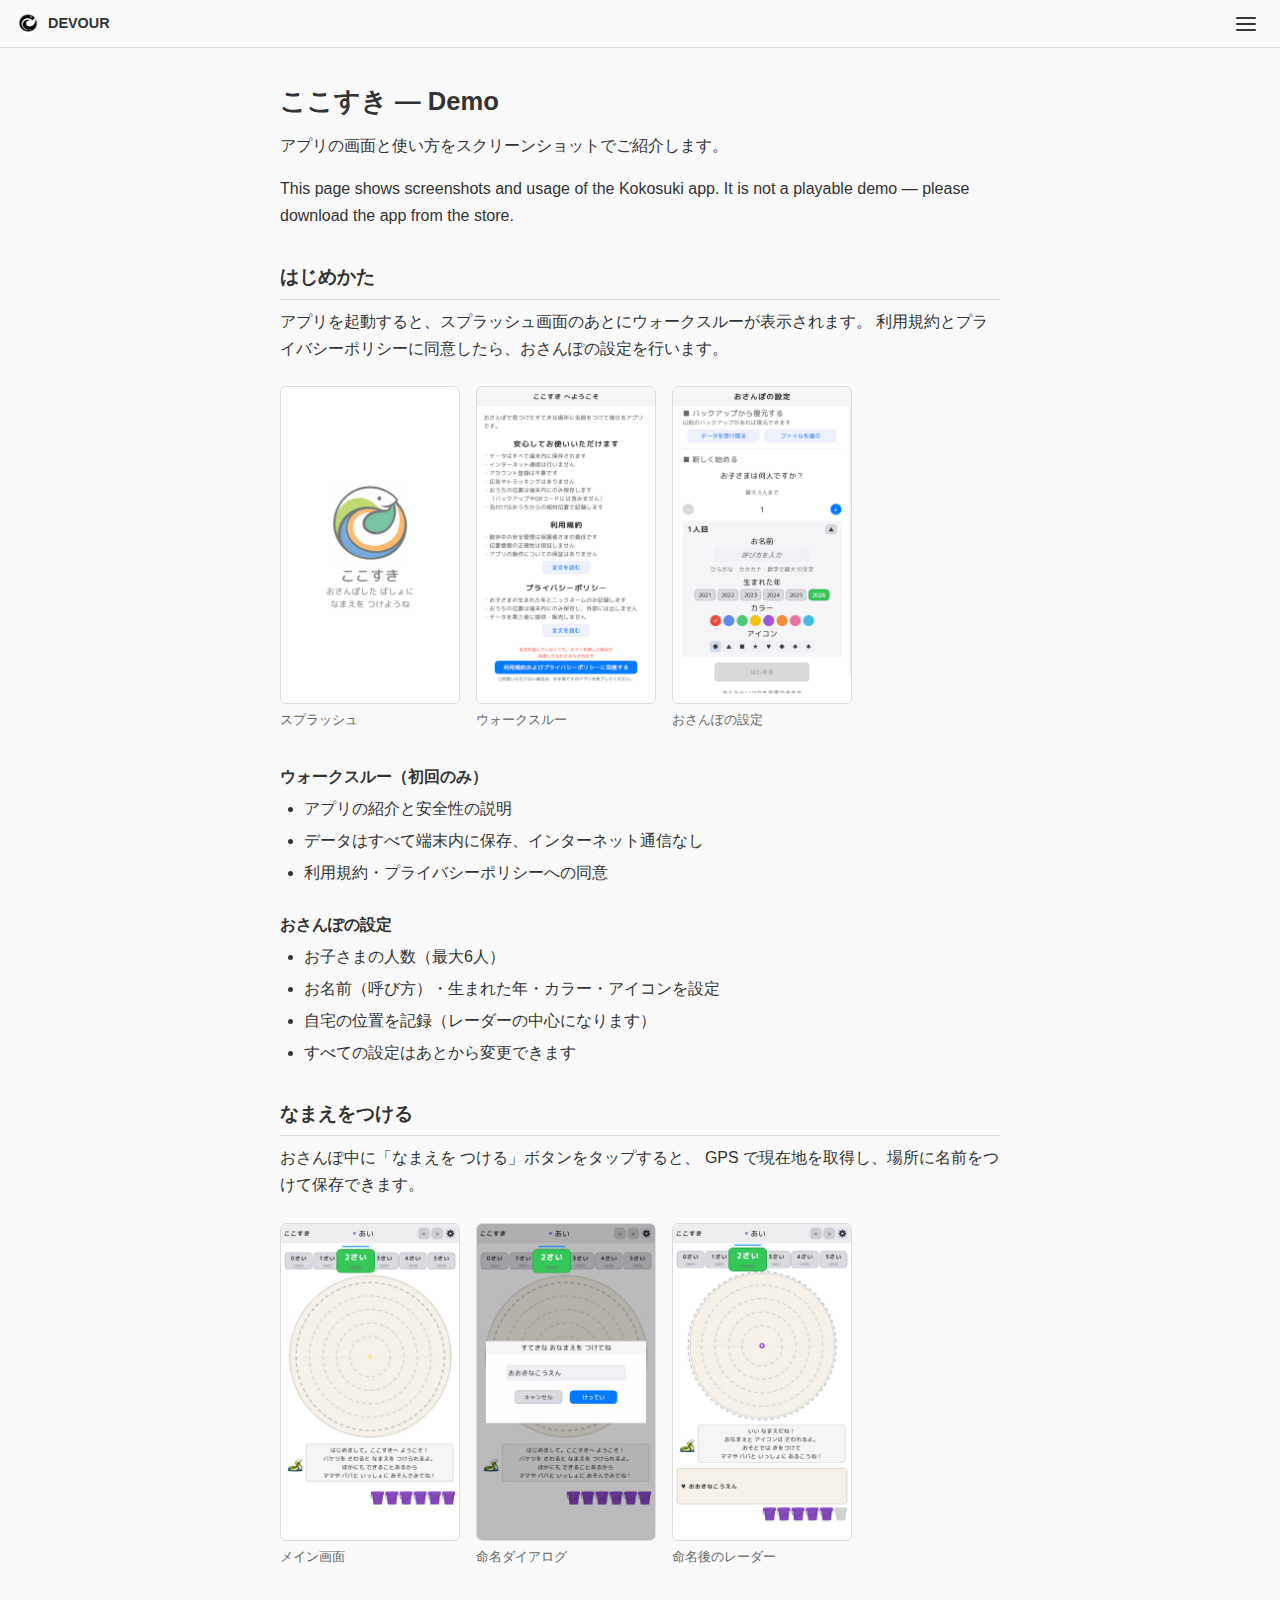
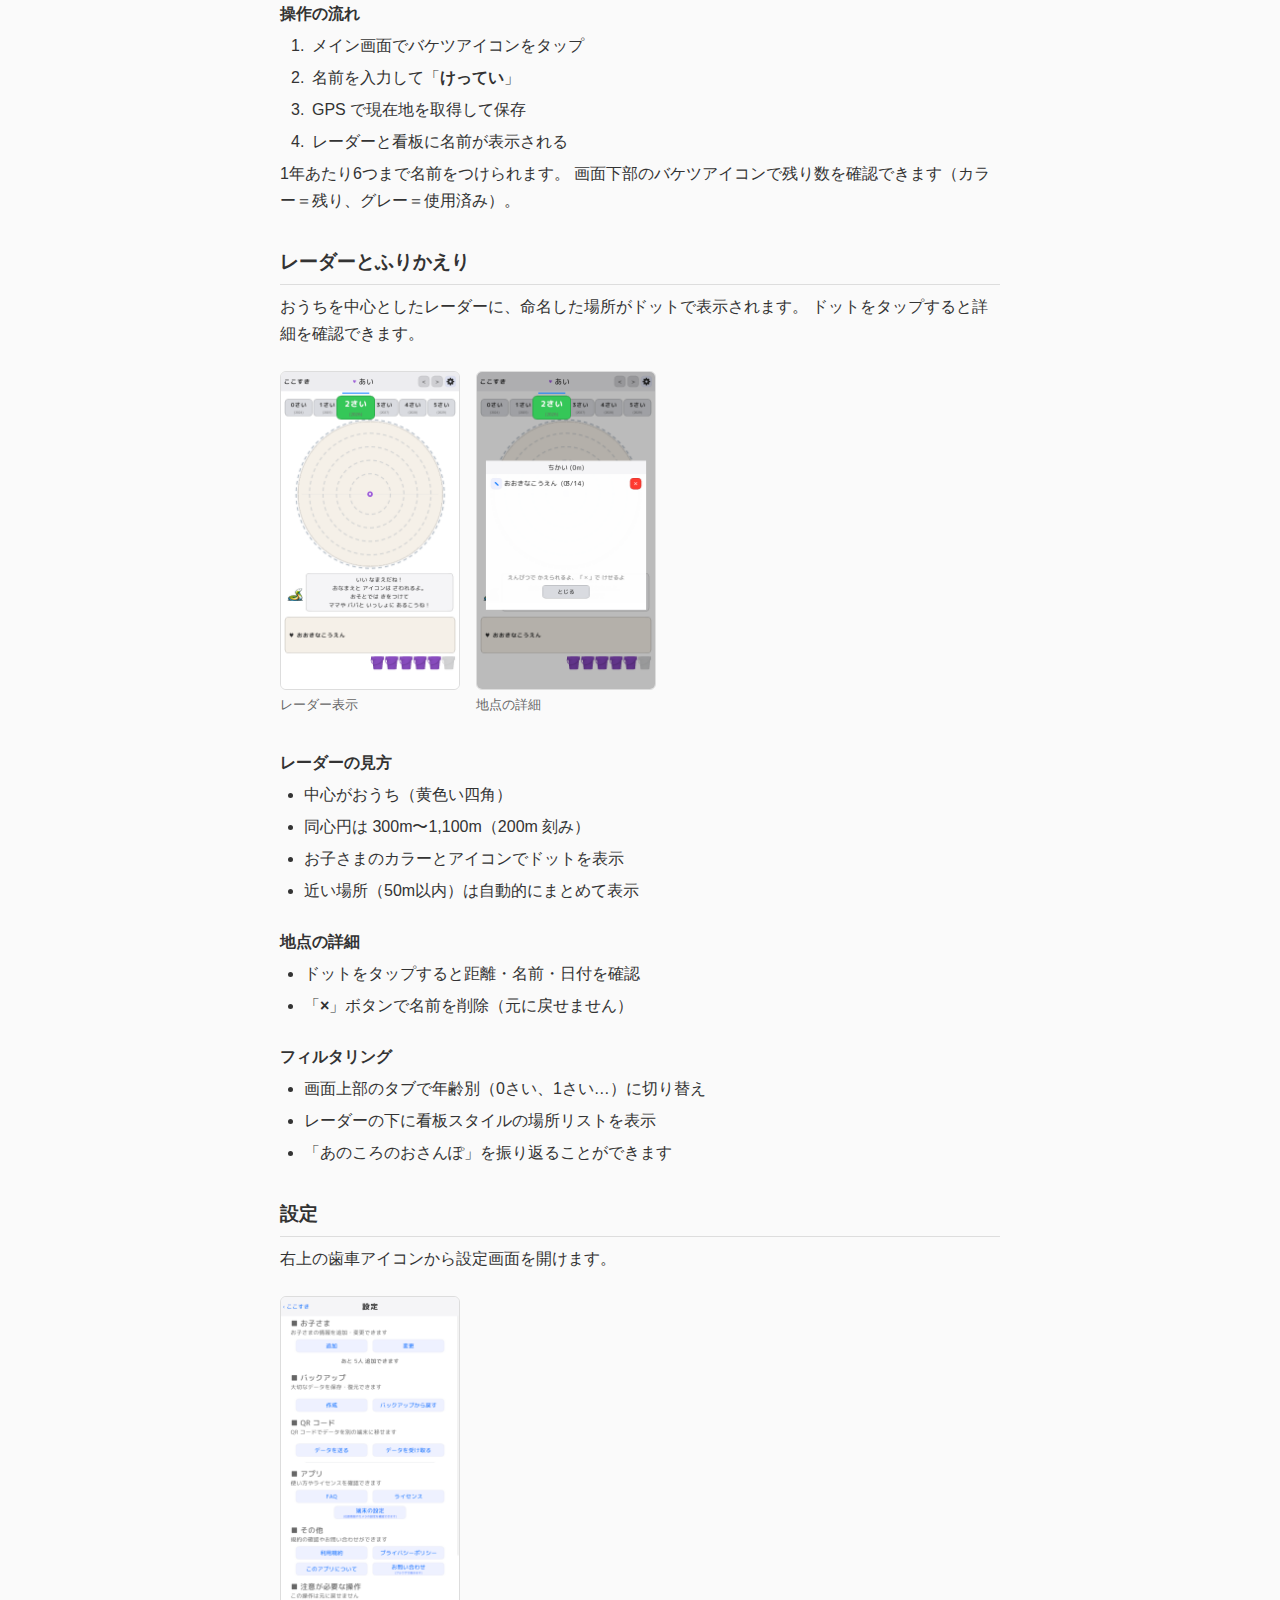
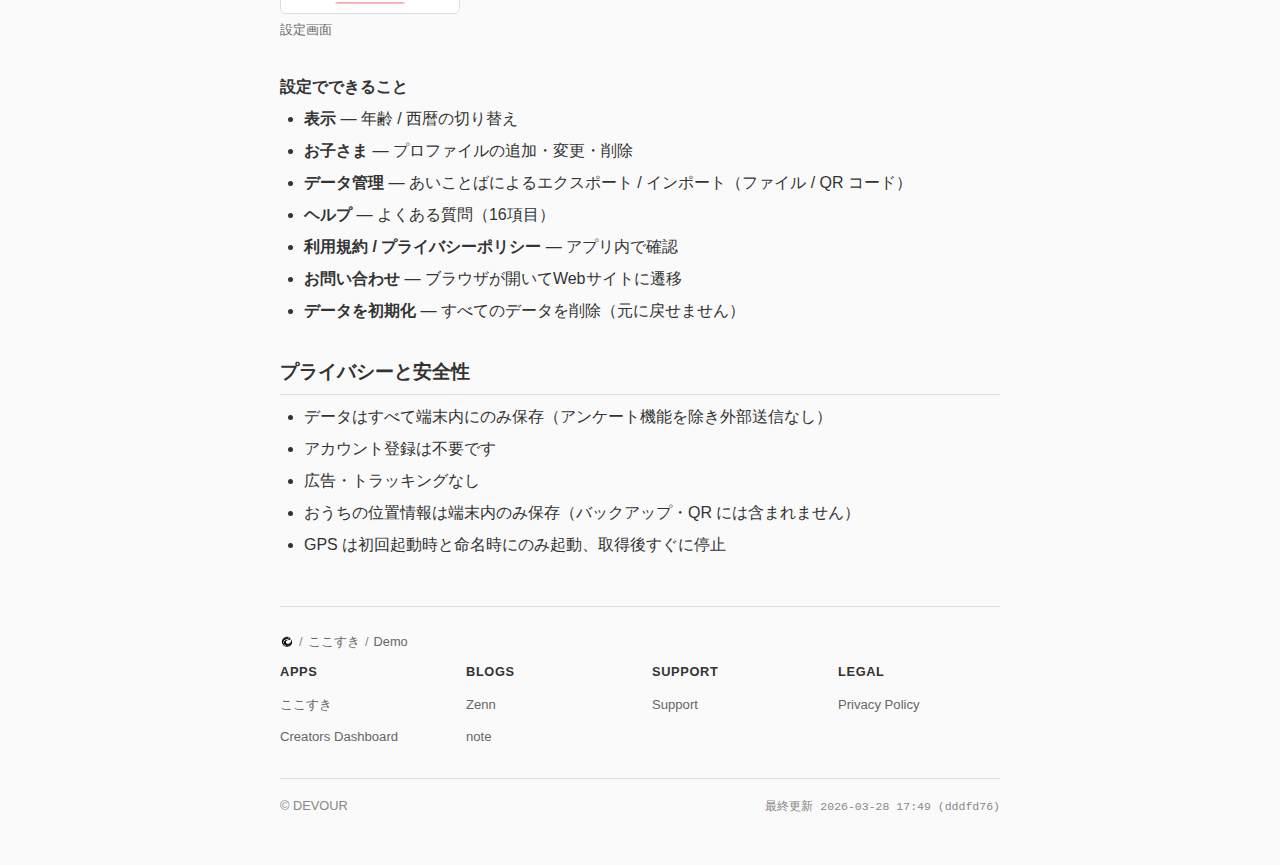
<file: apps/kokosuki/demo.html>
<!DOCTYPE html><html lang="ja"><head><meta charset="UTF-8"/><meta name="viewport" content="width=device-width, initial-scale=1.0"/><meta http-equiv="Content-Security-Policy" content="default-src &#39;self&#39;; script-src &#39;self&#39; &#39;unsafe-inline&#39; https://www.googletagmanager.com https://www.google-analytics.com; img-src &#39;self&#39; https://creators-dashboard.devour.jp https://www.googletagmanager.com; style-src &#39;self&#39; &#39;unsafe-inline&#39;; connect-src &#39;self&#39; https://www.google-analytics.com https://*.google-analytics.com https://*.analytics.google.com; frame-ancestors &#39;self&#39;"/><meta name="referrer" content="strict-origin-when-cross-origin"/><title>Demo - ここすき</title><meta name="description" content="ここすき のデモページです。アプリの画面と使い方をスクリーンショットでご紹介します。"/><link rel="canonical" href="https://devour.jp/apps/kokosuki/demo"/><meta property="og:title" content="Demo - ここすき"/><meta property="og:description" content="ここすき のデモページです。アプリの画面と使い方をスクリーンショットでご紹介します。"/><meta property="og:url" content="https://devour.jp/apps/kokosuki/demo"/><meta property="og:image" content="https://devour.jp/assets/ogp.png"/><meta property="og:type" content="website"/><meta property="og:locale" content="ja_JP"/><meta name="twitter:card" content="summary"/><meta name="twitter:title" content="Demo - ここすき"/><meta name="twitter:description" content="ここすき のデモページです。アプリの画面と使い方をスクリーンショットでご紹介します。"/><meta name="twitter:image" content="https://devour.jp/assets/ogp.png"/><link rel="icon" type="image/png" href="/assets/favicon-kokosuki.png"/><link rel="stylesheet" href="/assets/style.css"/><script async="" src="https://www.googletagmanager.com/gtag/js?id=G-VQHJ3X8H8E"></script><script>
  if (location.hostname !== 'localhost' && location.hostname !== '127.0.0.1') {
    window.dataLayer = window.dataLayer || [];
    function gtag(){dataLayer.push(arguments);}
    gtag('js', new Date());
    gtag('config', 'G-VQHJ3X8H8E');
  }
</script></head><body class="has-header"><header class="site-header"><a href="/" class="site-header-brand"><img src="/assets/favicon.png" alt=""/>DEVOUR</a><button class="site-header-menu-btn" onclick="document.querySelector(&#39;.site-header-nav&#39;).classList.toggle(&#39;open&#39;)" aria-label="メニュー"><span></span><span></span><span></span></button></header><nav class="site-header-nav"><h3>Apps</h3><ul><li><a href="/apps/kokosuki/">ここすき</a></li><li><a href="/apps/creators-dashboard/">Creators Dashboard</a></li></ul><h3>Blogs</h3><ul><li><a href="https://zenn.dev/nonamecode" target="_blank" rel="noopener">Zenn</a></li><li><a href="https://note.com/namelesscode/all" target="_blank" rel="noopener">note</a></li></ul><h3>Support</h3><ul><li><a href="/support">Support</a></li></ul><h3>Legal</h3><ul><li><a href="/privacy">Privacy Policy</a></li></ul></nav><main id="content"><h1>ここすき — Demo</h1><p>アプリの画面と使い方をスクリーンショットでご紹介します。</p><p class="en-note">This page shows screenshots and usage of the Kokosuki app. It is not a playable demo — please download the app from the store.</p><h2>はじめかた</h2><p>アプリを起動すると、スプラッシュ画面のあとにウォークスルーが表示されます。 利用規約とプライバシーポリシーに同意したら、おさんぽの設定を行います。</p><div class="screenshot-gallery"><figure><img src="/apps/kokosuki/images/splash.png" alt="スプラッシュ画面" class="screenshot"/><figcaption>スプラッシュ</figcaption></figure><figure><img src="/apps/kokosuki/images/walkthrough.png" alt="ウォークスルー：利用規約・プライバシーポリシーへの同意" class="screenshot"/><figcaption>ウォークスルー</figcaption></figure><figure><img src="/apps/kokosuki/images/setup.png" alt="おさんぽの設定：お子さまの人数・お名前・生まれた年・カラー・アイコン・自宅の位置" class="screenshot"/><figcaption>おさんぽの設定</figcaption></figure></div><h3>ウォークスルー（初回のみ）</h3><ul><li>アプリの紹介と安全性の説明</li><li>データはすべて端末内に保存、インターネット通信なし</li><li>利用規約・プライバシーポリシーへの同意</li></ul><h3>おさんぽの設定</h3><ul><li>お子さまの人数（最大6人）</li><li>お名前（呼び方）・生まれた年・カラー・アイコンを設定</li><li>自宅の位置を記録（レーダーの中心になります）</li><li>すべての設定はあとから変更できます</li></ul><h2>なまえをつける</h2><p>おさんぽ中に「なまえを つける」ボタンをタップすると、 GPS で現在地を取得し、場所に名前をつけて保存できます。</p><div class="screenshot-gallery"><figure><img src="/apps/kokosuki/images/radar.png" alt="メイン画面：レーダーと「なまえを つける」ボタン" class="screenshot"/><figcaption>メイン画面</figcaption></figure><figure><img src="/apps/kokosuki/images/naming.png" alt="命名ダイアログ：いまいるばしょに なまえを つけよう" class="screenshot"/><figcaption>命名ダイアログ</figcaption></figure><figure><img src="/apps/kokosuki/images/radar_named.png" alt="命名後：レーダーに名前が表示される" class="screenshot"/><figcaption>命名後のレーダー</figcaption></figure></div><h3>操作の流れ</h3><ol><li>メイン画面でバケツアイコンをタップ</li><li>名前を入力して「<strong>けってい</strong>」</li><li>GPS で現在地を取得して保存</li><li>レーダーと看板に名前が表示される</li></ol><p>1年あたり6つまで名前をつけられます。 画面下部のバケツアイコンで残り数を確認できます（カラー＝残り、グレー＝使用済み）。</p><h2>レーダーとふりかえり</h2><p>おうちを中心としたレーダーに、命名した場所がドットで表示されます。 ドットをタップすると詳細を確認できます。</p><div class="screenshot-gallery"><figure><img src="/apps/kokosuki/images/radar_named.png" alt="レーダー画面：命名した場所をドット表示" class="screenshot"/><figcaption>レーダー表示</figcaption></figure><figure><img src="/apps/kokosuki/images/place_detail.png" alt="地点の詳細：名前・日付・距離を表示、削除も可能" class="screenshot"/><figcaption>地点の詳細</figcaption></figure></div><h3>レーダーの見方</h3><ul><li>中心がおうち（黄色い四角）</li><li>同心円は 300m〜1,100m（200m 刻み）</li><li>お子さまのカラーとアイコンでドットを表示</li><li>近い場所（50m以内）は自動的にまとめて表示</li></ul><h3>地点の詳細</h3><ul><li>ドットをタップすると距離・名前・日付を確認</li><li>「<strong>×</strong>」ボタンで名前を削除（元に戻せません）</li></ul><h3>フィルタリング</h3><ul><li>画面上部のタブで年齢別（0さい、1さい…）に切り替え</li><li>レーダーの下に看板スタイルの場所リストを表示</li><li>「あのころのおさんぽ」を振り返ることができます</li></ul><h2>設定</h2><p>右上の歯車アイコンから設定画面を開けます。</p><div class="screenshot-gallery"><figure><img src="/apps/kokosuki/images/settings.png" alt="設定画面：表示モード・お子さま管理・データ管理・ヘルプ等" class="screenshot"/><figcaption>設定画面</figcaption></figure></div><h3>設定でできること</h3><ul><li><strong>表示</strong> — 年齢 / 西暦の切り替え</li><li><strong>お子さま</strong> — プロファイルの追加・変更・削除</li><li><strong>データ管理</strong> — あいことばによるエクスポート / インポート（ファイル / QR コード）</li><li><strong>ヘルプ</strong> — よくある質問（16項目）</li><li><strong>利用規約 / プライバシーポリシー</strong> — アプリ内で確認</li><li><strong>お問い合わせ</strong> — ブラウザが開いてWebサイトに遷移</li><li><strong>データを初期化</strong> — すべてのデータを削除（元に戻せません）</li></ul><h2>プライバシーと安全性</h2><ul><li>データはすべて端末内にのみ保存（アンケート機能を除き外部送信なし）</li><li>アカウント登録は不要です</li><li>広告・トラッキングなし</li><li>おうちの位置情報は端末内のみ保存（バックアップ・QR には含まれません）</li><li>GPS は初回起動時と命名時にのみ起動、取得後すぐに停止</li></ul></main><footer><div class="footer-breadcrumb"><a href="/"><img src="/assets/favicon.png" alt="DEVOUR"/></a><span class="sep">/</span><a href="/apps/kokosuki/">ここすき</a><span class="sep">/</span>Demo</div><div class="footer-links"><div><h3>Apps</h3><ul><li><a href="/apps/kokosuki/">ここすき</a></li><li><a href="/apps/creators-dashboard/">Creators Dashboard</a></li></ul></div><div><h3>Blogs</h3><ul><li><a href="https://zenn.dev/nonamecode" target="_blank" rel="noopener">Zenn</a></li><li><a href="https://note.com/namelesscode/all" target="_blank" rel="noopener">note</a></li></ul></div><div><h3>Support</h3><ul><li><a href="/support">Support</a></li></ul></div><div><h3>Legal</h3><ul><li><a href="/privacy">Privacy Policy</a></li></ul></div></div><p class="footer-copyright"><a href="/">© DEVOUR</a><span class="footer-build">最終更新 2026-03-28 17:49 (dddfd76)</span></p></footer></body></html>
</file>
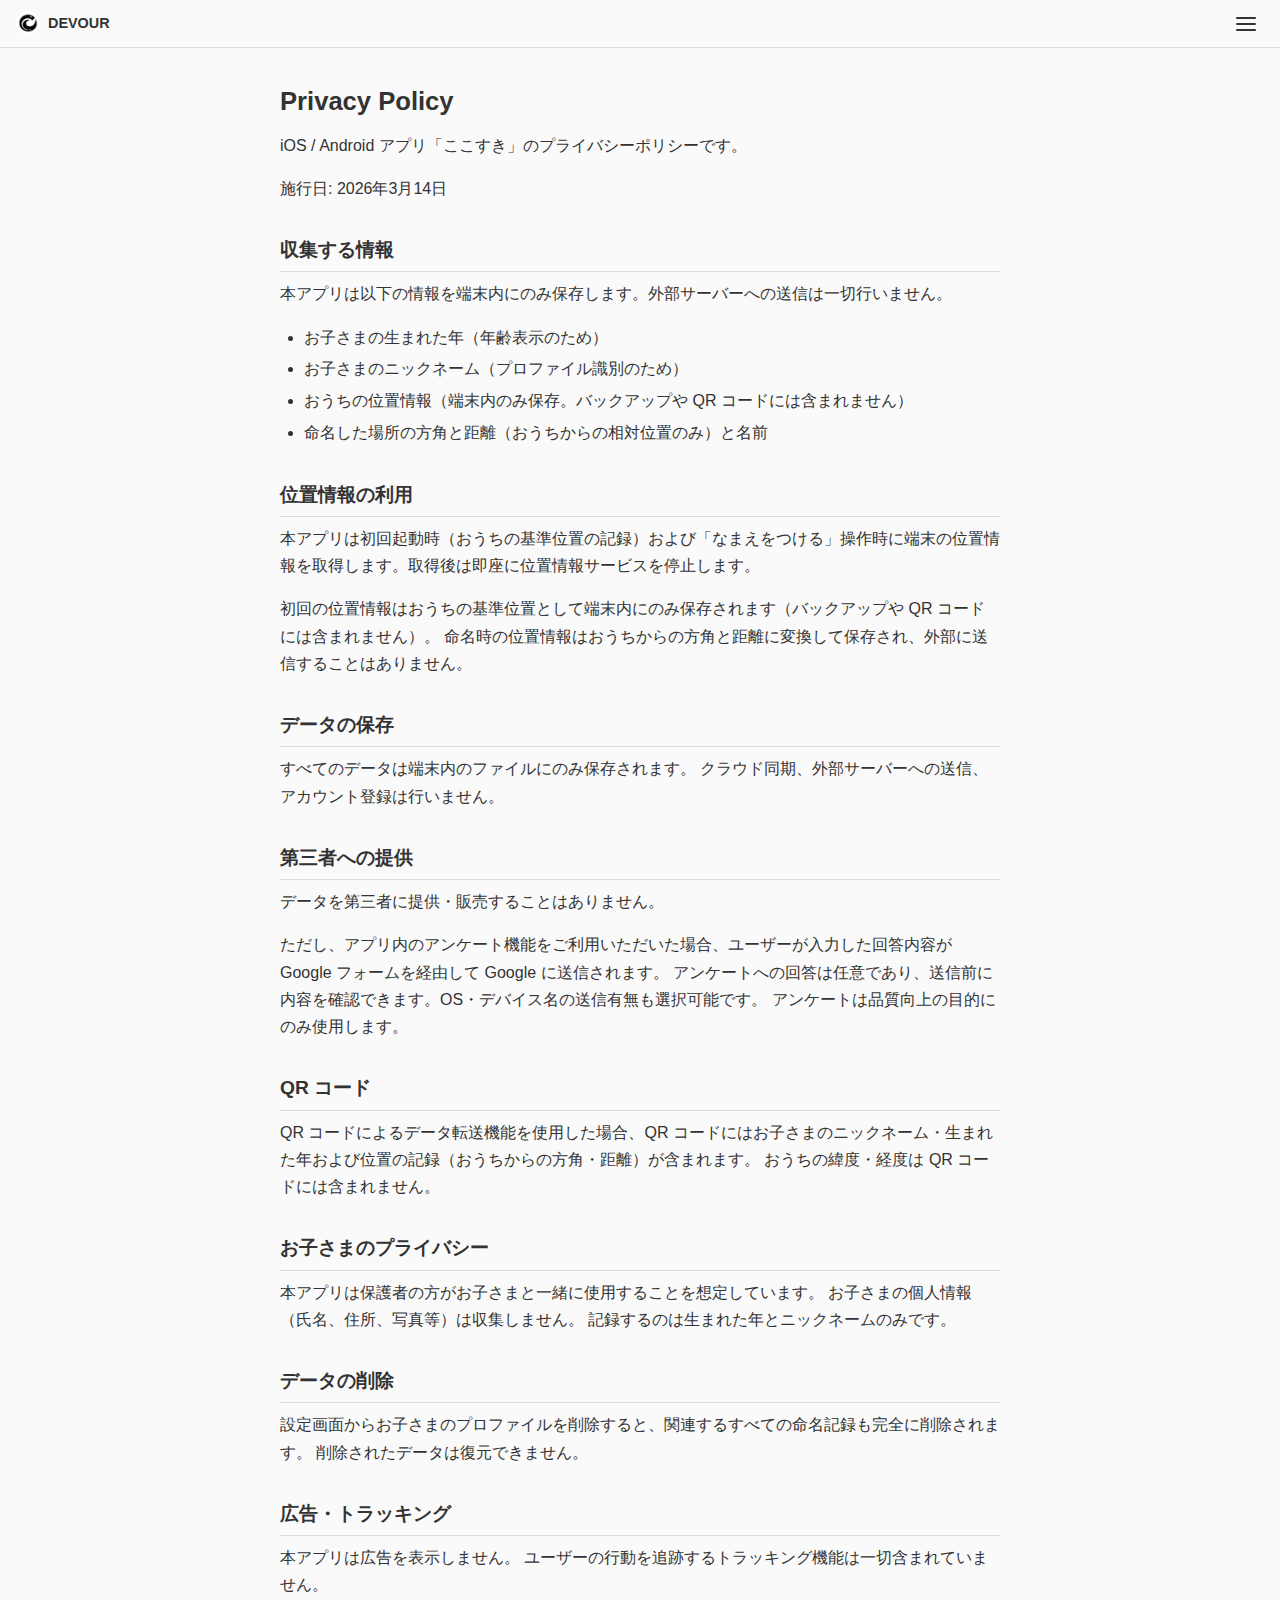
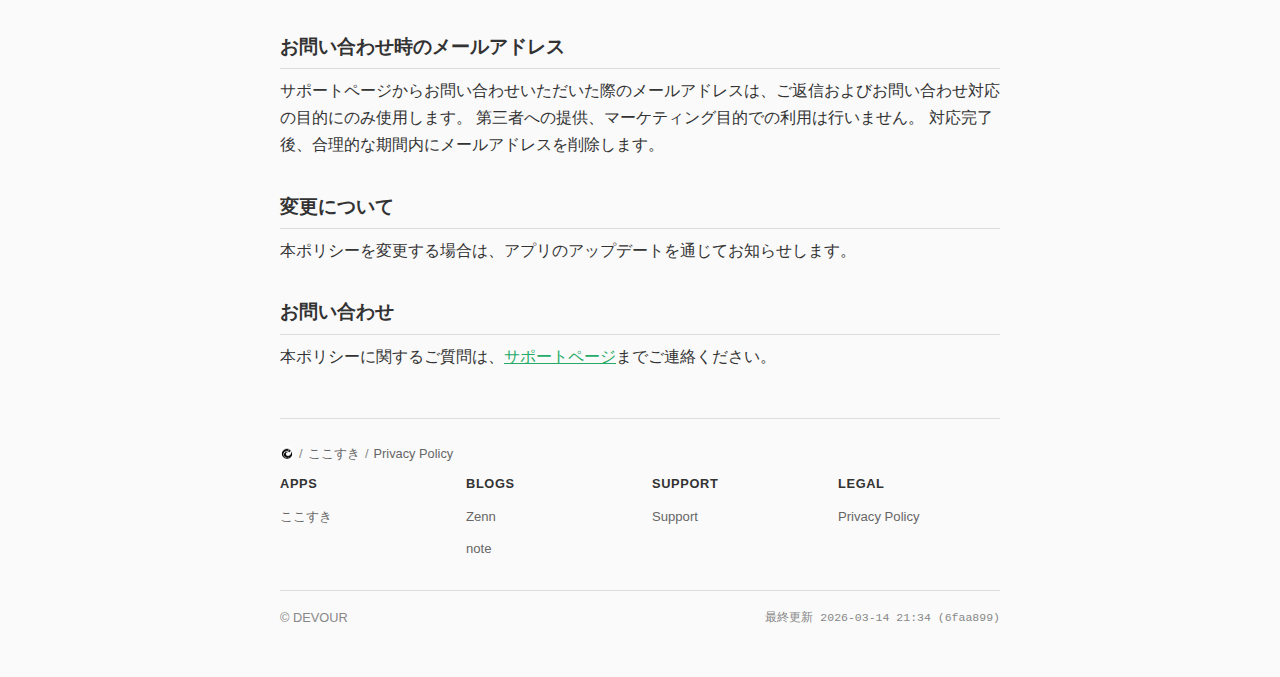
<file: apps/kokosuki/privacy.html>
<!DOCTYPE html><html lang="ja"><head><meta charset="UTF-8"/><meta name="viewport" content="width=device-width, initial-scale=1.0"/><title>Privacy Policy - ここすき</title><meta name="description" content="ここすき のプライバシーポリシーです。データはすべて端末内に保存され、外部送信は行いません。"/><link rel="canonical" href="https://devour.jp/apps/kokosuki/privacy"/><meta property="og:title" content="Privacy Policy - ここすき"/><meta property="og:description" content="ここすき のプライバシーポリシーです。データはすべて端末内に保存され、外部送信は行いません。"/><meta property="og:url" content="https://devour.jp/apps/kokosuki/privacy"/><meta property="og:image" content="https://devour.jp/assets/ogp.png"/><meta property="og:type" content="website"/><meta property="og:locale" content="ja_JP"/><meta name="twitter:card" content="summary"/><meta name="twitter:title" content="Privacy Policy - ここすき"/><meta name="twitter:description" content="ここすき のプライバシーポリシーです。データはすべて端末内に保存され、外部送信は行いません。"/><meta name="twitter:image" content="https://devour.jp/assets/ogp.png"/><link rel="icon" type="image/png" href="/assets/favicon.png"/><link rel="stylesheet" href="/assets/style.css"/><script async="" src="https://www.googletagmanager.com/gtag/js?id=G-VQHJ3X8H8E"></script><script>
  if (location.hostname !== 'localhost' && location.hostname !== '127.0.0.1') {
    window.dataLayer = window.dataLayer || [];
    function gtag(){dataLayer.push(arguments);}
    gtag('js', new Date());
    gtag('config', 'G-VQHJ3X8H8E');
  }
</script></head><body class="has-header"><header class="site-header"><a href="/" class="site-header-brand"><img src="/assets/favicon.png" alt=""/>DEVOUR</a><button class="site-header-menu-btn" onclick="document.querySelector(&#39;.site-header-nav&#39;).classList.toggle(&#39;open&#39;)" aria-label="メニュー"><span></span><span></span><span></span></button></header><nav class="site-header-nav"><h3>Apps</h3><ul><li><a href="/apps/kokosuki/">ここすき</a></li></ul><h3>Blogs</h3><ul><li><a href="https://zenn.dev/nonamecode" target="_blank" rel="noopener">Zenn</a></li><li><a href="https://note.com/namelesscode/all" target="_blank" rel="noopener">note</a></li></ul><h3>Support</h3><ul><li><a href="/support">Support</a></li></ul><h3>Legal</h3><ul><li><a href="/privacy">Privacy Policy</a></li></ul></nav><main id="content"><h1>Privacy Policy</h1><p>iOS / Android アプリ「ここすき」のプライバシーポリシーです。</p><p>施行日: 2026年3月14日</p><h2>収集する情報</h2><p>本アプリは以下の情報を端末内にのみ保存します。外部サーバーへの送信は一切行いません。</p><ul><li>お子さまの生まれた年（年齢表示のため）</li><li>お子さまのニックネーム（プロファイル識別のため）</li><li>おうちの位置情報（端末内のみ保存。バックアップや QR コードには含まれません）</li><li>命名した場所の方角と距離（おうちからの相対位置のみ）と名前</li></ul><h2>位置情報の利用</h2><p>本アプリは初回起動時（おうちの基準位置の記録）および「なまえをつける」操作時に端末の位置情報を取得します。取得後は即座に位置情報サービスを停止します。</p><p>初回の位置情報はおうちの基準位置として端末内にのみ保存されます（バックアップや QR コードには含まれません）。 命名時の位置情報はおうちからの方角と距離に変換して保存され、外部に送信することはありません。</p><h2>データの保存</h2><p>すべてのデータは端末内のファイルにのみ保存されます。 クラウド同期、外部サーバーへの送信、アカウント登録は行いません。</p><h2>第三者への提供</h2><p>データを第三者に提供・販売することはありません。</p><p>ただし、アプリ内のアンケート機能をご利用いただいた場合、ユーザーが入力した回答内容が Google フォームを経由して Google に送信されます。 アンケートへの回答は任意であり、送信前に内容を確認できます。OS・デバイス名の送信有無も選択可能です。 アンケートは品質向上の目的にのみ使用します。</p><h2>QR コード</h2><p>QR コードによるデータ転送機能を使用した場合、QR コードにはお子さまのニックネーム・生まれた年および位置の記録（おうちからの方角・距離）が含まれます。 おうちの緯度・経度は QR コードには含まれません。</p><h2>お子さまのプライバシー</h2><p>本アプリは保護者の方がお子さまと一緒に使用することを想定しています。 お子さまの個人情報（氏名、住所、写真等）は収集しません。 記録するのは生まれた年とニックネームのみです。</p><h2>データの削除</h2><p>設定画面からお子さまのプロファイルを削除すると、関連するすべての命名記録も完全に削除されます。 削除されたデータは復元できません。</p><h2>広告・トラッキング</h2><p>本アプリは広告を表示しません。 ユーザーの行動を追跡するトラッキング機能は一切含まれていません。</p><h2>お問い合わせ時のメールアドレス</h2><p>サポートページからお問い合わせいただいた際のメールアドレスは、ご返信およびお問い合わせ対応の目的にのみ使用します。 第三者への提供、マーケティング目的での利用は行いません。 対応完了後、合理的な期間内にメールアドレスを削除します。</p><h2>変更について</h2><p>本ポリシーを変更する場合は、アプリのアップデートを通じてお知らせします。</p><h2>お問い合わせ</h2><p>本ポリシーに関するご質問は、<a href="/support">サポートページ</a>までご連絡ください。</p></main><footer><div class="footer-breadcrumb"><a href="/"><img src="/assets/favicon.png" alt="DEVOUR"/></a><span class="sep">/</span><a href="/apps/kokosuki/">ここすき</a><span class="sep">/</span>Privacy Policy</div><div class="footer-links"><div><h3>Apps</h3><ul><li><a href="/apps/kokosuki/">ここすき</a></li></ul></div><div><h3>Blogs</h3><ul><li><a href="https://zenn.dev/nonamecode" target="_blank" rel="noopener">Zenn</a></li><li><a href="https://note.com/namelesscode/all" target="_blank" rel="noopener">note</a></li></ul></div><div><h3>Support</h3><ul><li><a href="/support">Support</a></li></ul></div><div><h3>Legal</h3><ul><li><a href="/privacy">Privacy Policy</a></li></ul></div></div><p class="footer-copyright"><a href="/">© DEVOUR</a><span class="footer-build">最終更新 2026-03-14 21:34 (6faa899)</span></p></footer></body></html>
</file>
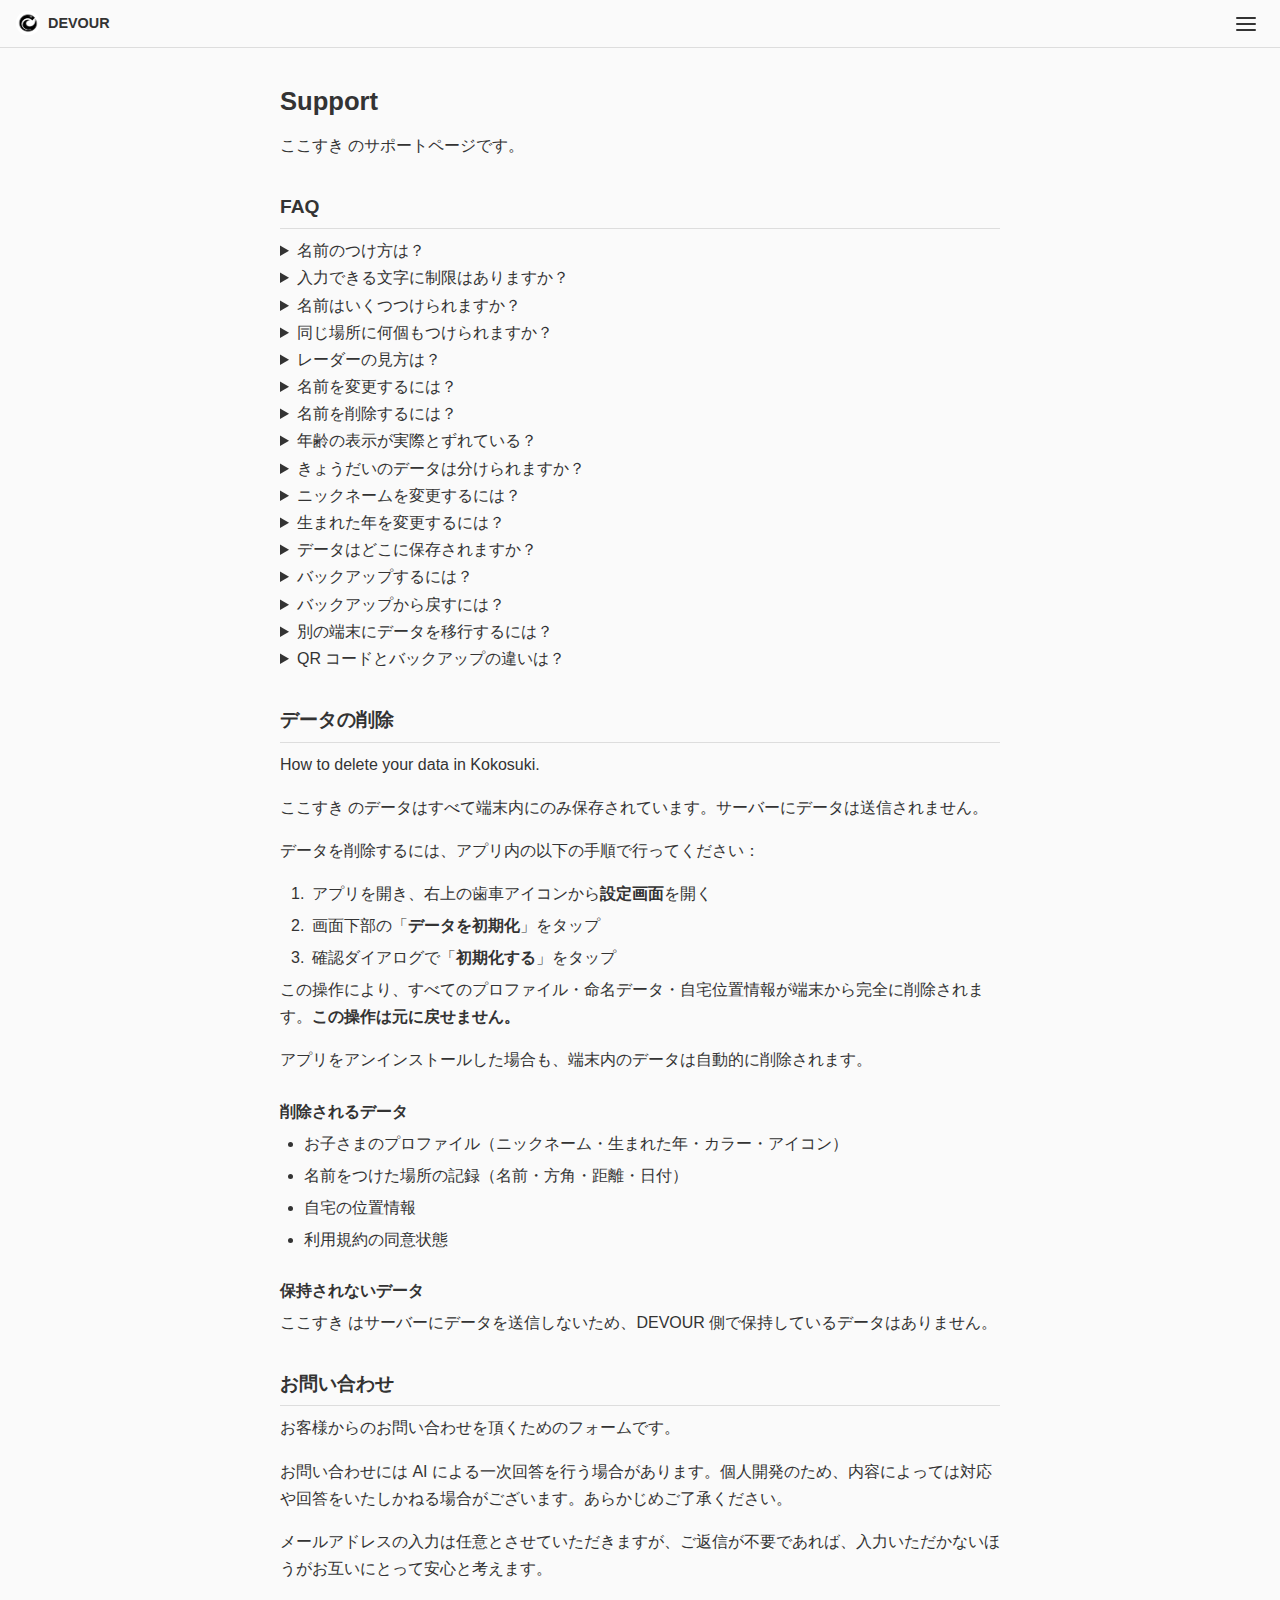
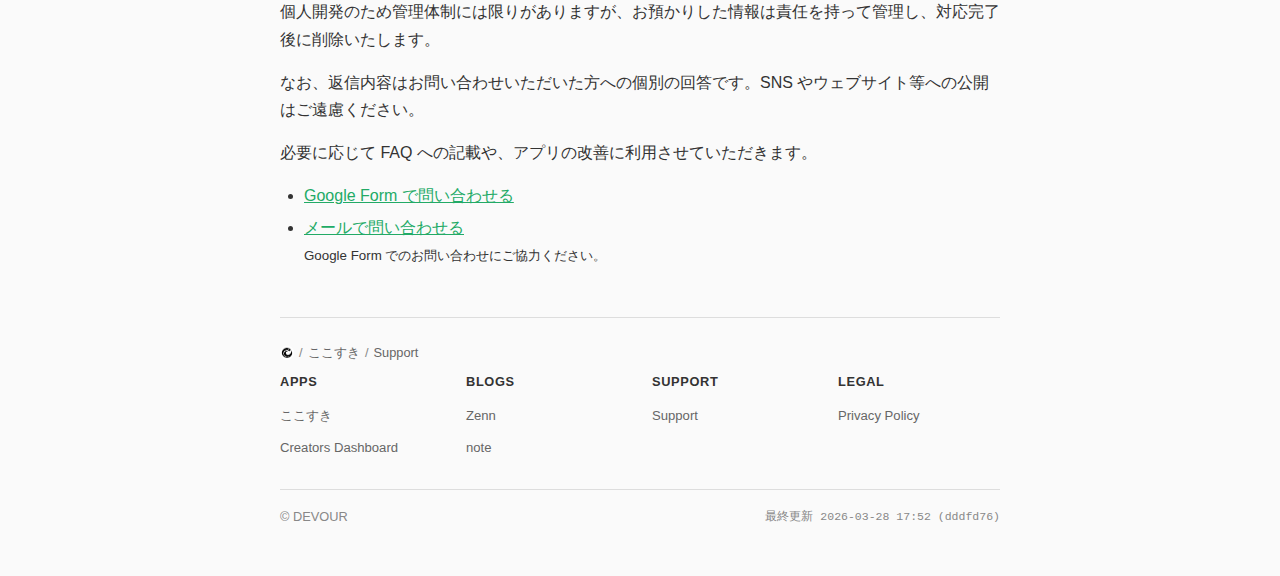
<file: apps/kokosuki/support.html>
<!DOCTYPE html><html lang="ja"><head><meta charset="UTF-8"/><meta name="viewport" content="width=device-width, initial-scale=1.0"/><meta http-equiv="Content-Security-Policy" content="default-src &#39;self&#39;; script-src &#39;self&#39; &#39;unsafe-inline&#39; https://www.googletagmanager.com https://www.google-analytics.com; img-src &#39;self&#39; https://creators-dashboard.devour.jp https://www.googletagmanager.com; style-src &#39;self&#39; &#39;unsafe-inline&#39;; connect-src &#39;self&#39; https://www.google-analytics.com https://*.google-analytics.com https://*.analytics.google.com; frame-ancestors &#39;self&#39;"/><meta name="referrer" content="strict-origin-when-cross-origin"/><title>Support - ここすき</title><meta name="description" content="ここすき のサポートページです。FAQ・お問い合わせはこちらから。"/><link rel="canonical" href="https://devour.jp/apps/kokosuki/support"/><meta property="og:title" content="Support - ここすき"/><meta property="og:description" content="ここすき のサポートページです。FAQ・お問い合わせはこちらから。"/><meta property="og:url" content="https://devour.jp/apps/kokosuki/support"/><meta property="og:image" content="https://devour.jp/assets/ogp.png"/><meta property="og:type" content="website"/><meta property="og:locale" content="ja_JP"/><meta name="twitter:card" content="summary"/><meta name="twitter:title" content="Support - ここすき"/><meta name="twitter:description" content="ここすき のサポートページです。FAQ・お問い合わせはこちらから。"/><meta name="twitter:image" content="https://devour.jp/assets/ogp.png"/><link rel="icon" type="image/png" href="/assets/favicon-kokosuki.png"/><link rel="stylesheet" href="/assets/style.css"/><script async="" src="https://www.googletagmanager.com/gtag/js?id=G-VQHJ3X8H8E"></script><script>
  if (location.hostname !== 'localhost' && location.hostname !== '127.0.0.1') {
    window.dataLayer = window.dataLayer || [];
    function gtag(){dataLayer.push(arguments);}
    gtag('js', new Date());
    gtag('config', 'G-VQHJ3X8H8E');
  }
</script></head><body class="has-header"><header class="site-header"><a href="/" class="site-header-brand"><img src="/assets/favicon.png" alt=""/>DEVOUR</a><button class="site-header-menu-btn" onclick="document.querySelector(&#39;.site-header-nav&#39;).classList.toggle(&#39;open&#39;)" aria-label="メニュー"><span></span><span></span><span></span></button></header><nav class="site-header-nav"><h3>Apps</h3><ul><li><a href="/apps/kokosuki/">ここすき</a></li><li><a href="/apps/creators-dashboard/">Creators Dashboard</a></li></ul><h3>Blogs</h3><ul><li><a href="https://zenn.dev/nonamecode" target="_blank" rel="noopener">Zenn</a></li><li><a href="https://note.com/namelesscode/all" target="_blank" rel="noopener">note</a></li></ul><h3>Support</h3><ul><li><a href="/support">Support</a></li></ul><h3>Legal</h3><ul><li><a href="/privacy">Privacy Policy</a></li></ul></nav><main id="content"><h1>Support</h1><p>ここすき のサポートページです。</p><h2>FAQ</h2><div class="faq-list"><details class="faq-item"><summary>名前のつけ方は？</summary><div class="faq-answer"><p>「なまえを つける」ボタンをタップすると</p><p>GPSで現在地を取得します。</p><p>場所が見つかったら名前を入力して</p><p>「けってい」で保存できます。</p></div></details><details class="faq-item"><summary>入力できる文字に制限はありますか？</summary><div class="faq-answer"><p>ひらがな・カタカナ・数字のみ入力できます。</p><p>漢字やアルファベットは入力できません。</p><p></p><p>NGワードフィルタは設けていないため、</p><p>入力内容は保護者さまの責任で</p><p>お願いいたします。</p></div></details><details class="faq-item"><summary>名前はいくつつけられますか？</summary><div class="faq-answer"><p>お子さま1人につき、1年あたり6つまで</p><p>つけられます。</p><p>お子さまは6人まで登録できます。</p></div></details><details class="faq-item"><summary>同じ場所に何個もつけられますか？</summary><div class="faq-answer"><p>近い場所（約50メートル以内）の名前は</p><p>まとめて表示されます。</p><p>名前自体はいくつでもつけられます。</p></div></details><details class="faq-item"><summary>レーダーの見方は？</summary><div class="faq-answer"><p>レーダーはおうちを中心に、</p><p>名前をつけた場所をアイコンと</p><p>カラーで表示します。</p><p>アイコンをタップすると詳細が表示されます。</p><p></p><p>画面下部の名前一覧をタップすると、</p><p>レーダー上のアイコンが反応します。</p><p></p><p>おうちの場所はプライバシー保護のため、</p><p>意図的に曖昧に記録しています。</p><p>名前をつけた場所と比べると、</p><p>少しズレることがあります。</p></div></details><details class="faq-item"><summary>名前を変更するには？</summary><div class="faq-answer"><p>レーダーのアイコンをタップして</p><p>詳細を表示します。</p><p>名前の横にある鉛筆マークをタップすると</p><p>変更できます。</p></div></details><details class="faq-item"><summary>名前を削除するには？</summary><div class="faq-answer"><p>レーダーのアイコンをタップして</p><p>詳細を表示します。</p><p>名前の横にある「×」をタップすると</p><p>削除の確認が表示されます。</p><p>「けす」をタップすると削除されます。</p><p></p><p>削除した名前は元に戻せません。</p></div></details><details class="faq-item"><summary>年齢の表示が実際とずれている？</summary><div class="faq-answer"><p>本アプリではプライバシーに配慮し、</p><p>生年月日ではなく生まれた年のみを</p><p>記録しています。</p><p>お子さまの成長を「年」単位で</p><p>捉える設計のため、</p><p>実際の年齢と最大1歳の差が</p><p>生じることがあります。</p></div></details><details class="faq-item"><summary>きょうだいのデータは分けられますか？</summary><div class="faq-answer"><p>設定の「追加」からお子さまを</p><p>追加できます。</p><p>メイン画面で切り替えて使えます。</p></div></details><details class="faq-item"><summary>ニックネームを変更するには？</summary><div class="faq-answer"><p>設定の「変更」から変更したい</p><p>お子さまを選んで編集できます。</p></div></details><details class="faq-item"><summary>生まれた年を変更するには？</summary><div class="faq-answer"><p>生まれた年は直接変更できません。</p><p>設定からお子さまの情報を一度削除してから</p><p>追加し直してください。</p><p>名前の記録も削除されますのでご注意ください。</p></div></details><details class="faq-item"><summary>データはどこに保存されますか？</summary><div class="faq-answer"><p>記録データは端末内にのみ保存されます。</p><p>インターネットには送信しません。</p></div></details><details class="faq-item"><summary>バックアップするには？</summary><div class="faq-answer"><p>設定の「バックアップ」から</p><p>あいことばを設定してバックアップできます。</p><p>バックアップしたファイルは共有メニューで</p><p>保存先を選べます。</p><p></p><p>大切なデータを守るため、</p><p>バックアップしたファイルを</p><p>安全な場所に保管してください。</p><p></p><p>バックアップしたデータの管理は</p><p>保護者さまの責任となります。</p><p>あいことばの紛失やファイルの破損、流出等に</p><p>ついて、当方では対応できません。</p></div></details><details class="faq-item"><summary>バックアップから戻すには？</summary><div class="faq-answer"><p>設定の「バックアップから戻す」から</p><p>バックアップしたファイルを選択し、</p><p>あいことばを入力すると復元できます。</p><p></p><p>復元すると現在のデータは</p><p>上書きされます。</p></div></details><details class="faq-item"><summary>別の端末にデータを移行するには？</summary><div class="faq-answer"><p>2台の端末を並べて、QR コードで</p><p>データを移行できます。</p><p></p><p>送る側:</p><p>設定の「QR コードで移行」をタップし、</p><p>あいことばを入力すると</p><p>QR コードが表示されます。</p><p></p><p>受け取る側:</p><p>設定またはセットアップ画面で</p><p>「データを受け取る」をタップして</p><p>QR コードを読み取り、</p><p>同じあいことばを入力してください。</p><p></p><p>iPhone から Android、</p><p>Android から iPhone への移行にも</p><p>対応しています。</p></div></details><details class="faq-item"><summary>QR コードとバックアップの違いは？</summary><div class="faq-answer"><p>QR コード:</p><p>アプリ内に表示した QR コードを</p><p>別の端末で読み取ることで移行できます。</p><p>あいことばで暗号化されます。</p><p></p><p>バックアップ:</p><p>ファイルとして保存できます。</p><p>あいことばで暗号化されますが、</p><p>ファイルのお取り扱いには</p><p>十分ご注意ください。</p><p></p><p>端末の機種変更にはQRコードが便利です。</p><p>バックアップ機能もご利用いただけますが、</p><p>データのお取り扱いには十分ご注意ください。</p></div></details></div><h2 id="data-deletion">データの削除</h2><p class="en-note">How to delete your data in Kokosuki.</p><p>ここすき のデータはすべて端末内にのみ保存されています。サーバーにデータは送信されません。</p><p>データを削除するには、アプリ内の以下の手順で行ってください：</p><ol><li>アプリを開き、右上の歯車アイコンから<strong>設定画面</strong>を開く</li><li>画面下部の「<strong>データを初期化</strong>」をタップ</li><li>確認ダイアログで「<strong>初期化する</strong>」をタップ</li></ol><p>この操作により、すべてのプロファイル・命名データ・自宅位置情報が端末から完全に削除されます。<strong>この操作は元に戻せません。</strong></p><p>アプリをアンインストールした場合も、端末内のデータは自動的に削除されます。</p><h3>削除されるデータ</h3><ul><li>お子さまのプロファイル（ニックネーム・生まれた年・カラー・アイコン）</li><li>名前をつけた場所の記録（名前・方角・距離・日付）</li><li>自宅の位置情報</li><li>利用規約の同意状態</li></ul><h3>保持されないデータ</h3><p>ここすき はサーバーにデータを送信しないため、DEVOUR 側で保持しているデータはありません。</p><h2>お問い合わせ</h2><p>お客様からのお問い合わせを頂くためのフォームです。</p><p>お問い合わせには AI による一次回答を行う場合があります。個人開発のため、内容によっては対応や回答をいたしかねる場合がございます。あらかじめご了承ください。</p><p>メールアドレスの入力は任意とさせていただきますが、ご返信が不要であれば、入力いただかないほうがお互いにとって安心と考えます。</p><p>個人開発のため管理体制には限りがありますが、お預かりした情報は責任を持って管理し、対応完了後に削除いたします。</p><p>なお、返信内容はお問い合わせいただいた方への個別の回答です。SNS やウェブサイト等への公開はご遠慮ください。</p><p>必要に応じて FAQ への記載や、アプリの改善に利用させていただきます。</p><ul><li><a href="https://forms.gle/cpzfjKo69vXDWFLE7" target="_blank" rel="noopener">Google Form で問い合わせる</a></li><li><a href="mailto:support@devour.jp?subject=%5B%E3%81%93%E3%81%93%E3%81%99%E3%81%8D%5D%20%E3%81%8A%E5%95%8F%E3%81%84%E5%90%88%E3%82%8F%E3%81%9B&amp;body=%E3%80%90%E3%81%8A%E5%95%8F%E3%81%84%E5%90%88%E3%82%8F%E3%81%9B%E7%A8%AE%E5%88%A5%E3%80%91%E3%83%90%E3%82%B0%E5%A0%B1%E5%91%8A%20%2F%20%E3%81%94%E8%B3%AA%E5%95%8F%20%2F%20%E3%81%94%E8%A6%81%E6%9C%9B%20%2F%20%E3%81%9D%E3%81%AE%E4%BB%96%0A%0A%E3%80%90%E5%AF%BE%E8%B1%A1%E3%80%91%E3%81%93%E3%81%93%E3%81%99%E3%81%8D%0A%0A%E3%80%90%E3%83%90%E3%83%BC%E3%82%B8%E3%83%A7%E3%83%B3%E3%80%91%0A%0A%E3%80%90%E5%86%85%E5%AE%B9%E3%80%91%0A%0A%E3%80%90%E3%81%94%E8%BF%94%E4%BF%A1%E3%81%AE%E8%A6%81%E5%90%A6%E3%80%91%E8%A6%81%20%2F%20%E4%B8%8D%E8%A6%81%0A">メールで問い合わせる</a><br/><small>Google Form でのお問い合わせにご協力ください。</small></li></ul></main><footer><div class="footer-breadcrumb"><a href="/"><img src="/assets/favicon.png" alt="DEVOUR"/></a><span class="sep">/</span><a href="/apps/kokosuki/">ここすき</a><span class="sep">/</span>Support</div><div class="footer-links"><div><h3>Apps</h3><ul><li><a href="/apps/kokosuki/">ここすき</a></li><li><a href="/apps/creators-dashboard/">Creators Dashboard</a></li></ul></div><div><h3>Blogs</h3><ul><li><a href="https://zenn.dev/nonamecode" target="_blank" rel="noopener">Zenn</a></li><li><a href="https://note.com/namelesscode/all" target="_blank" rel="noopener">note</a></li></ul></div><div><h3>Support</h3><ul><li><a href="/support">Support</a></li></ul></div><div><h3>Legal</h3><ul><li><a href="/privacy">Privacy Policy</a></li></ul></div></div><p class="footer-copyright"><a href="/">© DEVOUR</a><span class="footer-build">最終更新 2026-03-28 17:52 (dddfd76)</span></p></footer></body></html>
</file>
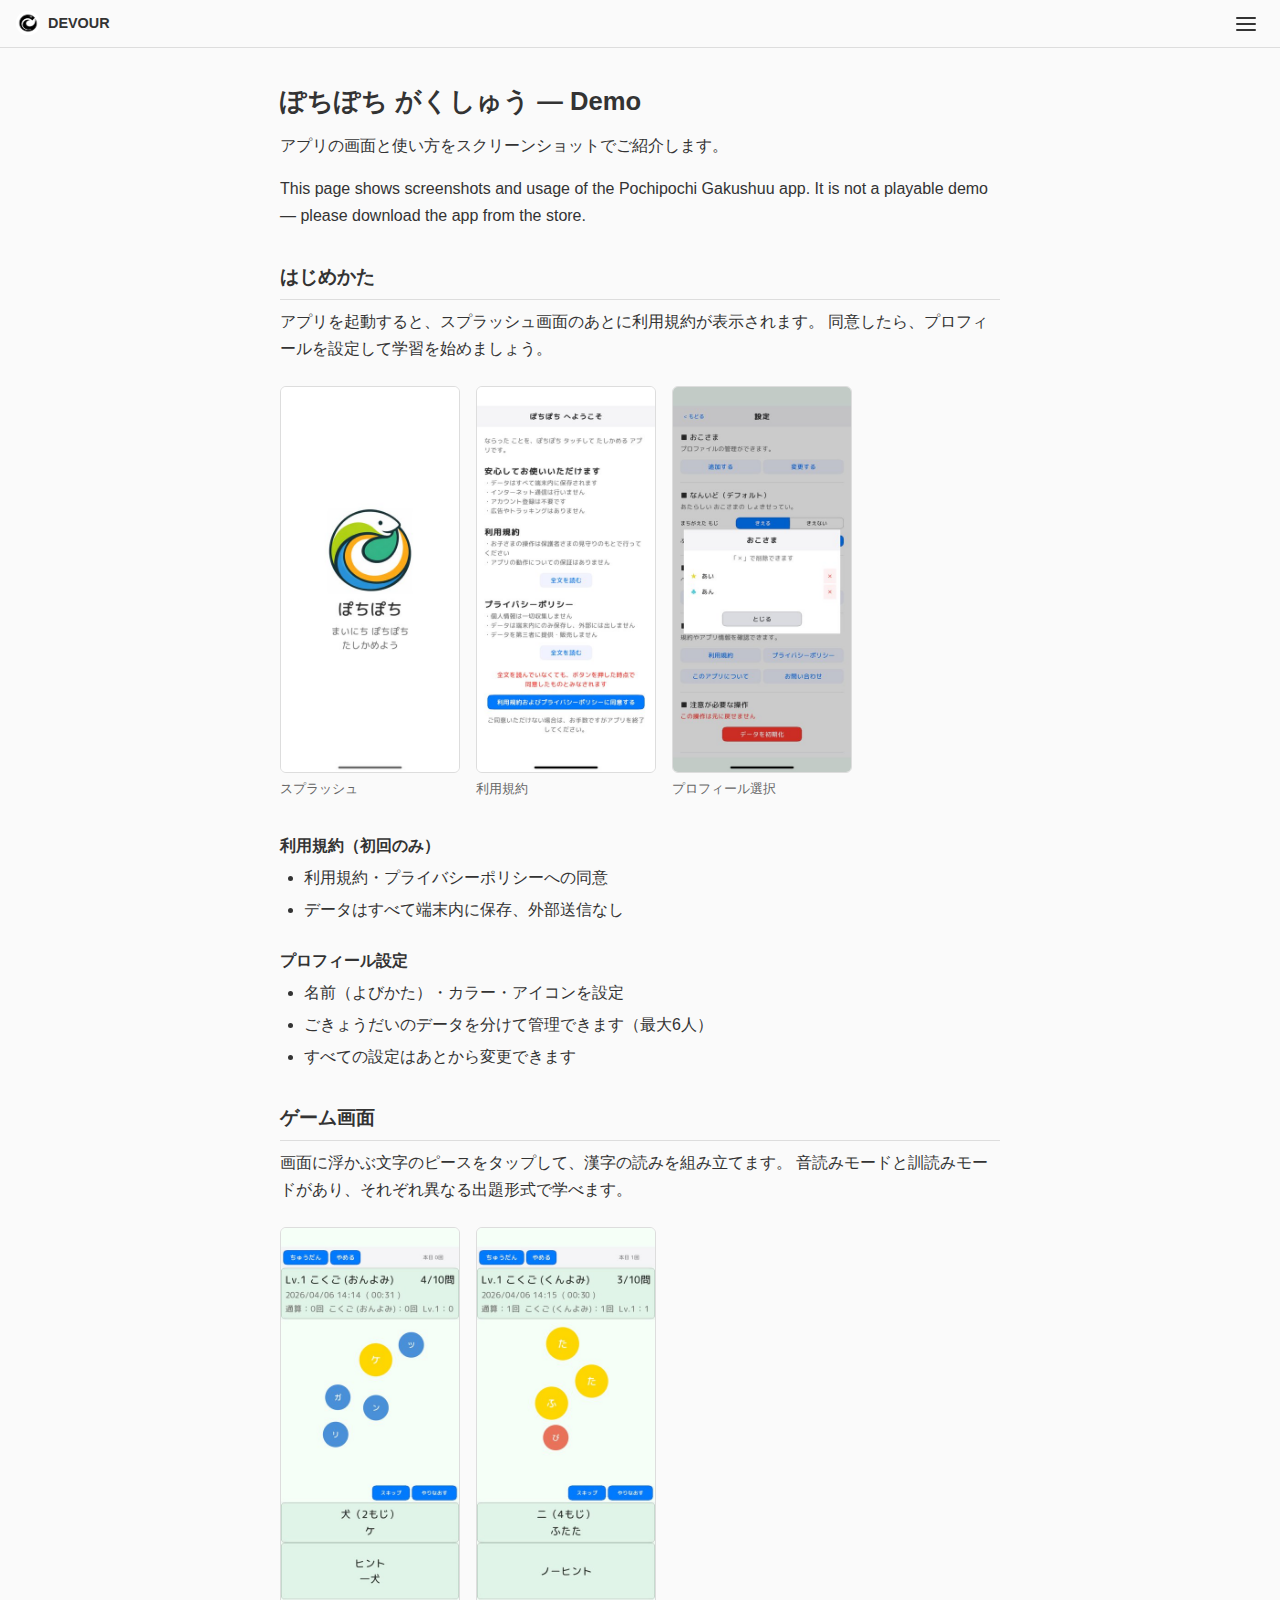
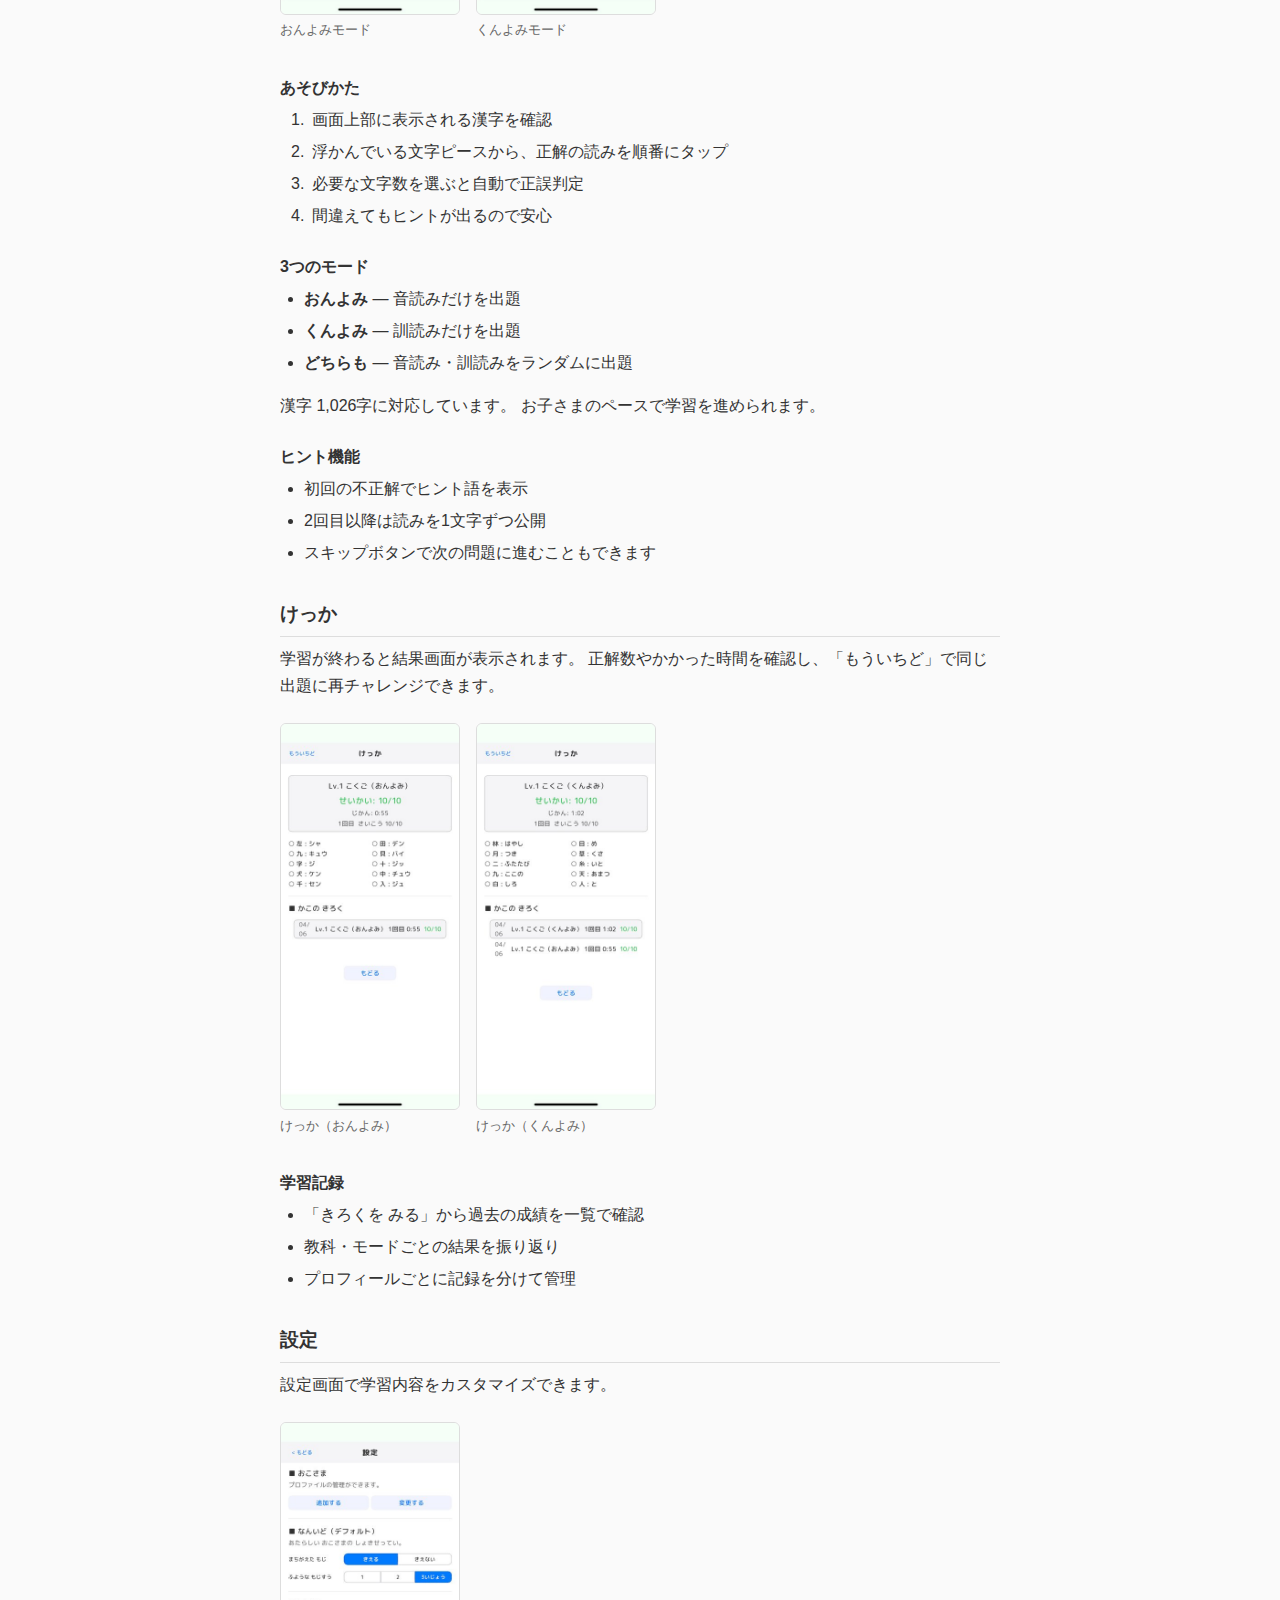
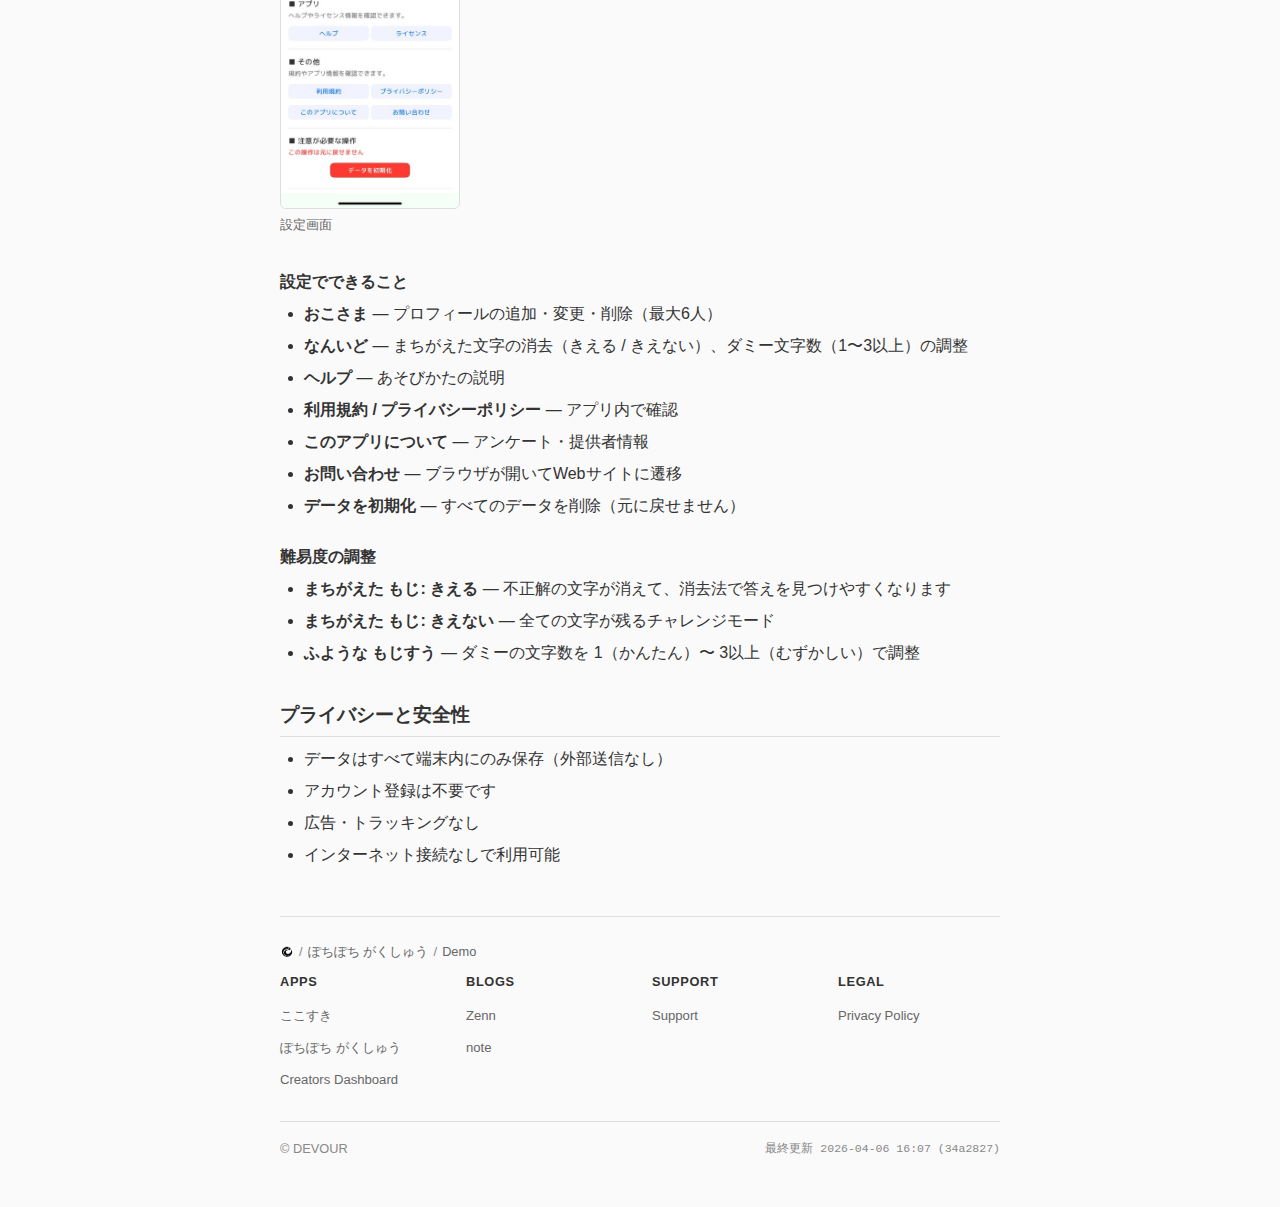
<file: apps/pochipochi/demo.html>
<!DOCTYPE html><html lang="ja"><head><meta charset="UTF-8"/><meta name="viewport" content="width=device-width, initial-scale=1.0"/><meta http-equiv="Content-Security-Policy" content="default-src &#39;self&#39;; script-src &#39;self&#39; &#39;unsafe-inline&#39; https://www.googletagmanager.com https://www.google-analytics.com; img-src &#39;self&#39; https://creators-dashboard.devour.jp https://www.googletagmanager.com; style-src &#39;self&#39; &#39;unsafe-inline&#39;; connect-src &#39;self&#39; https://www.google-analytics.com https://*.google-analytics.com https://*.analytics.google.com; frame-ancestors &#39;self&#39;"/><meta name="referrer" content="strict-origin-when-cross-origin"/><title>Demo - ぽちぽち がくしゅう</title><meta name="description" content="ぽちぽち がくしゅう のデモページです。アプリの画面と使い方をスクリーンショットでご紹介します。"/><link rel="canonical" href="https://devour.jp/apps/pochipochi/demo"/><meta property="og:title" content="Demo - ぽちぽち がくしゅう"/><meta property="og:description" content="ぽちぽち がくしゅう のデモページです。アプリの画面と使い方をスクリーンショットでご紹介します。"/><meta property="og:url" content="https://devour.jp/apps/pochipochi/demo"/><meta property="og:image" content="https://devour.jp/assets/ogp.png"/><meta property="og:type" content="website"/><meta property="og:locale" content="ja_JP"/><meta name="twitter:card" content="summary"/><meta name="twitter:title" content="Demo - ぽちぽち がくしゅう"/><meta name="twitter:description" content="ぽちぽち がくしゅう のデモページです。アプリの画面と使い方をスクリーンショットでご紹介します。"/><meta name="twitter:image" content="https://devour.jp/assets/ogp.png"/><link rel="icon" type="image/png" href="/assets/favicon.png"/><link rel="stylesheet" href="/assets/style.css"/><script async="" src="https://www.googletagmanager.com/gtag/js?id=G-VQHJ3X8H8E"></script><script>
  if (location.hostname !== 'localhost' && location.hostname !== '127.0.0.1') {
    window.dataLayer = window.dataLayer || [];
    function gtag(){dataLayer.push(arguments);}
    gtag('js', new Date());
    gtag('config', 'G-VQHJ3X8H8E');
  }
</script></head><body class="has-header"><header class="site-header"><a href="/" class="site-header-brand"><img src="/assets/favicon.png" alt=""/>DEVOUR</a><button class="site-header-menu-btn" onclick="document.querySelector(&#39;.site-header-nav&#39;).classList.toggle(&#39;open&#39;)" aria-label="メニュー"><span></span><span></span><span></span></button></header><nav class="site-header-nav"><h3>Apps</h3><ul><li><a href="/apps/kokosuki/">ここすき</a></li><li><a href="/apps/pochipochi/">ぽちぽち がくしゅう</a></li><li><a href="/apps/creators-dashboard/">Creators Dashboard</a></li></ul><h3>Blogs</h3><ul><li><a href="https://zenn.dev/nonamecode" target="_blank" rel="noopener">Zenn</a></li><li><a href="https://note.com/namelesscode/all" target="_blank" rel="noopener">note</a></li></ul><h3>Support</h3><ul><li><a href="/support">Support</a></li></ul><h3>Legal</h3><ul><li><a href="/privacy">Privacy Policy</a></li></ul></nav><main id="content"><h1>ぽちぽち がくしゅう — Demo</h1><p>アプリの画面と使い方をスクリーンショットでご紹介します。</p><p class="en-note">This page shows screenshots and usage of the Pochipochi Gakushuu app. It is not a playable demo — please download the app from the store.</p><h2>はじめかた</h2><p>アプリを起動すると、スプラッシュ画面のあとに利用規約が表示されます。 同意したら、プロフィールを設定して学習を始めましょう。</p><div class="screenshot-gallery"><figure><img src="/apps/pochipochi/images/splash.png" alt="スプラッシュ画面" class="screenshot"/><figcaption>スプラッシュ</figcaption></figure><figure><img src="/apps/pochipochi/images/terms.png" alt="利用規約・プライバシーポリシーへの同意" class="screenshot"/><figcaption>利用規約</figcaption></figure><figure><img src="/apps/pochipochi/images/profiles.png" alt="プロフィール選択：名前・カラー・アイコンを設定" class="screenshot"/><figcaption>プロフィール選択</figcaption></figure></div><h3>利用規約（初回のみ）</h3><ul><li>利用規約・プライバシーポリシーへの同意</li><li>データはすべて端末内に保存、外部送信なし</li></ul><h3>プロフィール設定</h3><ul><li>名前（よびかた）・カラー・アイコンを設定</li><li>ごきょうだいのデータを分けて管理できます（最大6人）</li><li>すべての設定はあとから変更できます</li></ul><h2>ゲーム画面</h2><p>画面に浮かぶ文字のピースをタップして、漢字の読みを組み立てます。 音読みモードと訓読みモードがあり、それぞれ異なる出題形式で学べます。</p><div class="screenshot-gallery"><figure><img src="/apps/pochipochi/images/game_on.png" alt="ゲーム画面（おんよみモード）：漢字の音読みを文字ピースから選択" class="screenshot"/><figcaption>おんよみモード</figcaption></figure><figure><img src="/apps/pochipochi/images/game_kun.png" alt="ゲーム画面（くんよみモード）：漢字の訓読みを文字ピースから選択" class="screenshot"/><figcaption>くんよみモード</figcaption></figure></div><h3>あそびかた</h3><ol><li>画面上部に表示される漢字を確認</li><li>浮かんでいる文字ピースから、正解の読みを順番にタップ</li><li>必要な文字数を選ぶと自動で正誤判定</li><li>間違えてもヒントが出るので安心</li></ol><h3>3つのモード</h3><ul><li><strong>おんよみ</strong> — 音読みだけを出題</li><li><strong>くんよみ</strong> — 訓読みだけを出題</li><li><strong>どちらも</strong> — 音読み・訓読みをランダムに出題</li></ul><p>漢字 1,026字に対応しています。 お子さまのペースで学習を進められます。</p><h3>ヒント機能</h3><ul><li>初回の不正解でヒント語を表示</li><li>2回目以降は読みを1文字ずつ公開</li><li>スキップボタンで次の問題に進むこともできます</li></ul><h2>けっか</h2><p>学習が終わると結果画面が表示されます。 正解数やかかった時間を確認し、「もういちど」で同じ出題に再チャレンジできます。</p><div class="screenshot-gallery"><figure><img src="/apps/pochipochi/images/result.png" alt="けっか画面（おんよみ）：正解数と所要時間を表示" class="screenshot"/><figcaption>けっか（おんよみ）</figcaption></figure><figure><img src="/apps/pochipochi/images/result_kun.png" alt="けっか画面（くんよみ）：正解数と所要時間を表示" class="screenshot"/><figcaption>けっか（くんよみ）</figcaption></figure></div><h3>学習記録</h3><ul><li>「きろくを みる」から過去の成績を一覧で確認</li><li>教科・モードごとの結果を振り返り</li><li>プロフィールごとに記録を分けて管理</li></ul><h2>設定</h2><p>設定画面で学習内容をカスタマイズできます。</p><div class="screenshot-gallery"><figure><img src="/apps/pochipochi/images/settings.png" alt="設定画面：プロフィール管理・難易度設定・ヘルプ等" class="screenshot"/><figcaption>設定画面</figcaption></figure></div><h3>設定でできること</h3><ul><li><strong>おこさま</strong> — プロフィールの追加・変更・削除（最大6人）</li><li><strong>なんいど</strong> — まちがえた文字の消去（きえる / きえない）、ダミー文字数（1〜3以上）の調整</li><li><strong>ヘルプ</strong> — あそびかたの説明</li><li><strong>利用規約 / プライバシーポリシー</strong> — アプリ内で確認</li><li><strong>このアプリについて</strong> — アンケート・提供者情報</li><li><strong>お問い合わせ</strong> — ブラウザが開いてWebサイトに遷移</li><li><strong>データを初期化</strong> — すべてのデータを削除（元に戻せません）</li></ul><h3>難易度の調整</h3><ul><li><strong>まちがえた もじ: きえる</strong> — 不正解の文字が消えて、消去法で答えを見つけやすくなります</li><li><strong>まちがえた もじ: きえない</strong> — 全ての文字が残るチャレンジモード</li><li><strong>ふような もじすう</strong> — ダミーの文字数を 1（かんたん）〜 3以上（むずかしい）で調整</li></ul><h2>プライバシーと安全性</h2><ul><li>データはすべて端末内にのみ保存（外部送信なし）</li><li>アカウント登録は不要です</li><li>広告・トラッキングなし</li><li>インターネット接続なしで利用可能</li></ul></main><footer><div class="footer-breadcrumb"><a href="/"><img src="/assets/favicon.png" alt="DEVOUR"/></a><span class="sep">/</span><a href="/apps/pochipochi/">ぽちぽち がくしゅう</a><span class="sep">/</span>Demo</div><div class="footer-links"><div><h3>Apps</h3><ul><li><a href="/apps/kokosuki/">ここすき</a></li><li><a href="/apps/pochipochi/">ぽちぽち がくしゅう</a></li><li><a href="/apps/creators-dashboard/">Creators Dashboard</a></li></ul></div><div><h3>Blogs</h3><ul><li><a href="https://zenn.dev/nonamecode" target="_blank" rel="noopener">Zenn</a></li><li><a href="https://note.com/namelesscode/all" target="_blank" rel="noopener">note</a></li></ul></div><div><h3>Support</h3><ul><li><a href="/support">Support</a></li></ul></div><div><h3>Legal</h3><ul><li><a href="/privacy">Privacy Policy</a></li></ul></div></div><p class="footer-copyright"><a href="/">© DEVOUR</a><span class="footer-build">最終更新 2026-04-06 16:07 (34a2827)</span></p></footer></body></html>
</file>
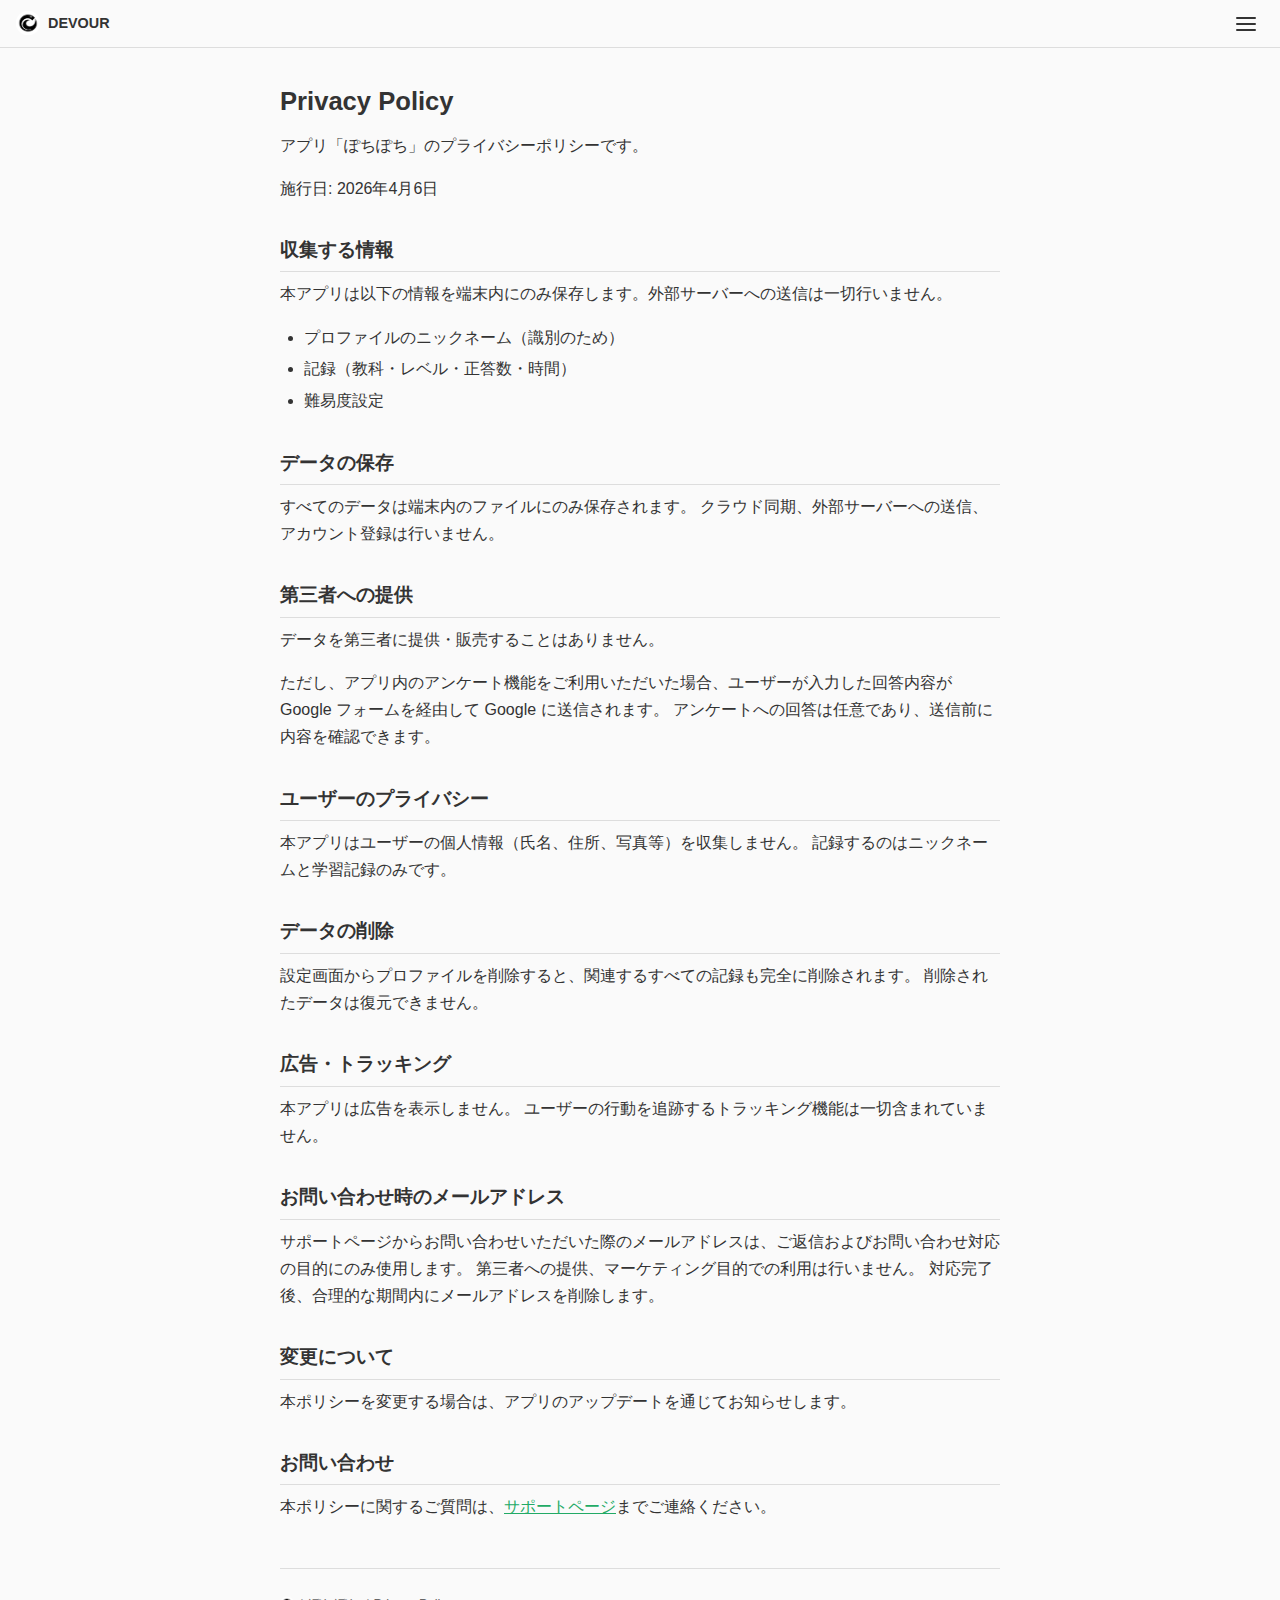
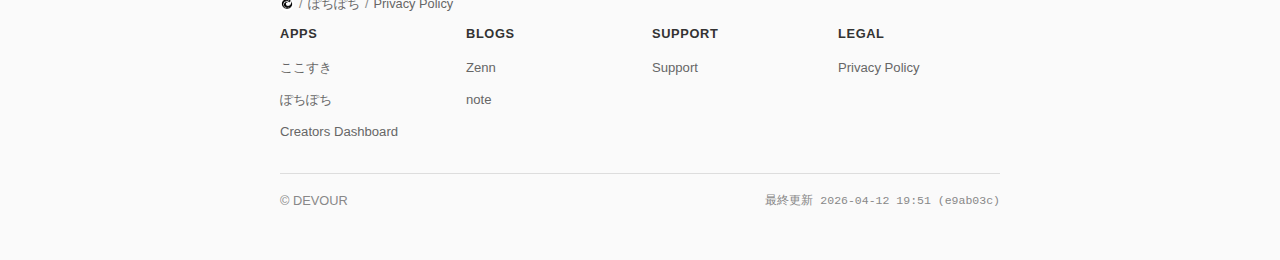
<file: apps/pochipochi/privacy.html>
<!DOCTYPE html><html lang="ja"><head><meta charset="UTF-8"/><meta name="viewport" content="width=device-width, initial-scale=1.0"/><meta http-equiv="Content-Security-Policy" content="default-src &#39;self&#39;; script-src &#39;self&#39; &#39;unsafe-inline&#39; https://www.googletagmanager.com https://www.google-analytics.com; img-src &#39;self&#39; https://creators-dashboard.devour.jp https://www.googletagmanager.com; style-src &#39;self&#39; &#39;unsafe-inline&#39;; connect-src &#39;self&#39; https://www.google-analytics.com https://*.google-analytics.com https://*.analytics.google.com; frame-ancestors &#39;self&#39;"/><meta name="referrer" content="strict-origin-when-cross-origin"/><title>Privacy Policy - ぽちぽち</title><meta name="description" content="ぽちぽち のプライバシーポリシーです。データはすべて端末内に保存され、外部送信は行いません。"/><link rel="canonical" href="https://devour.jp/apps/pochipochi/privacy"/><meta property="og:title" content="Privacy Policy - ぽちぽち"/><meta property="og:description" content="ぽちぽち のプライバシーポリシーです。データはすべて端末内に保存され、外部送信は行いません。"/><meta property="og:url" content="https://devour.jp/apps/pochipochi/privacy"/><meta property="og:image" content="https://devour.jp/apps/pochipochi/ogp.png"/><meta property="og:type" content="website"/><meta property="og:locale" content="ja_JP"/><meta name="twitter:card" content="summary"/><meta name="twitter:title" content="Privacy Policy - ぽちぽち"/><meta name="twitter:description" content="ぽちぽち のプライバシーポリシーです。データはすべて端末内に保存され、外部送信は行いません。"/><meta name="twitter:image" content="https://devour.jp/apps/pochipochi/ogp.png"/><link rel="icon" type="image/png" href="/assets/favicon.png"/><link rel="stylesheet" href="/assets/style.css"/><script async="" src="https://www.googletagmanager.com/gtag/js?id=G-VQHJ3X8H8E"></script><script>
  if (location.hostname !== 'localhost' && location.hostname !== '127.0.0.1') {
    window.dataLayer = window.dataLayer || [];
    function gtag(){dataLayer.push(arguments);}
    gtag('js', new Date());
    gtag('config', 'G-VQHJ3X8H8E');
  }
</script></head><body class="has-header"><header class="site-header"><a href="/" class="site-header-brand"><img src="/assets/favicon.png" alt=""/>DEVOUR</a><button class="site-header-menu-btn" onclick="document.querySelector(&#39;.site-header-nav&#39;).classList.toggle(&#39;open&#39;)" aria-label="メニュー"><span></span><span></span><span></span></button></header><nav class="site-header-nav"><h3>Apps</h3><ul><li><a href="/apps/kokosuki/">ここすき</a></li><li><a href="/apps/pochipochi/">ぽちぽち</a></li><li><a href="/apps/creators-dashboard/">Creators Dashboard</a></li></ul><h3>Blogs</h3><ul><li><a href="https://zenn.dev/nonamecode" target="_blank" rel="noopener">Zenn</a></li><li><a href="https://note.com/namelesscode/all" target="_blank" rel="noopener">note</a></li></ul><h3>Support</h3><ul><li><a href="/support">Support</a></li></ul><h3>Legal</h3><ul><li><a href="/privacy">Privacy Policy</a></li></ul></nav><main id="content"><h1>Privacy Policy</h1><p>アプリ「ぽちぽち」のプライバシーポリシーです。</p><p>施行日: 2026年4月6日</p><h2>収集する情報</h2><p>本アプリは以下の情報を端末内にのみ保存します。外部サーバーへの送信は一切行いません。</p><ul><li>プロファイルのニックネーム（識別のため）</li><li>記録（教科・レベル・正答数・時間）</li><li>難易度設定</li></ul><h2>データの保存</h2><p>すべてのデータは端末内のファイルにのみ保存されます。 クラウド同期、外部サーバーへの送信、アカウント登録は行いません。</p><h2>第三者への提供</h2><p>データを第三者に提供・販売することはありません。</p><p>ただし、アプリ内のアンケート機能をご利用いただいた場合、ユーザーが入力した回答内容が Google フォームを経由して Google に送信されます。 アンケートへの回答は任意であり、送信前に内容を確認できます。</p><h2>ユーザーのプライバシー</h2><p>本アプリはユーザーの個人情報（氏名、住所、写真等）を収集しません。 記録するのはニックネームと学習記録のみです。</p><h2>データの削除</h2><p>設定画面からプロファイルを削除すると、関連するすべての記録も完全に削除されます。 削除されたデータは復元できません。</p><h2>広告・トラッキング</h2><p>本アプリは広告を表示しません。 ユーザーの行動を追跡するトラッキング機能は一切含まれていません。</p><h2>お問い合わせ時のメールアドレス</h2><p>サポートページからお問い合わせいただいた際のメールアドレスは、ご返信およびお問い合わせ対応の目的にのみ使用します。 第三者への提供、マーケティング目的での利用は行いません。 対応完了後、合理的な期間内にメールアドレスを削除します。</p><h2>変更について</h2><p>本ポリシーを変更する場合は、アプリのアップデートを通じてお知らせします。</p><h2>お問い合わせ</h2><p>本ポリシーに関するご質問は、<a href="/apps/pochipochi/support">サポートページ</a>までご連絡ください。</p></main><footer><div class="footer-breadcrumb"><a href="/"><img src="/assets/favicon.png" alt="DEVOUR"/></a><span class="sep">/</span><a href="/apps/pochipochi/">ぽちぽち</a><span class="sep">/</span>Privacy Policy</div><div class="footer-links"><div><h3>Apps</h3><ul><li><a href="/apps/kokosuki/">ここすき</a></li><li><a href="/apps/pochipochi/">ぽちぽち</a></li><li><a href="/apps/creators-dashboard/">Creators Dashboard</a></li></ul></div><div><h3>Blogs</h3><ul><li><a href="https://zenn.dev/nonamecode" target="_blank" rel="noopener">Zenn</a></li><li><a href="https://note.com/namelesscode/all" target="_blank" rel="noopener">note</a></li></ul></div><div><h3>Support</h3><ul><li><a href="/support">Support</a></li></ul></div><div><h3>Legal</h3><ul><li><a href="/privacy">Privacy Policy</a></li></ul></div></div><p class="footer-copyright"><a href="/">© DEVOUR</a><span class="footer-build">最終更新 2026-04-12 19:51 (e9ab03c)</span></p></footer></body></html>
</file>
<file: assets/style.css>
/* devour.jp - minimal site style */

:root {
  --color-bg: #fafafa;
  --color-text: #333;
  --color-text-sub: #666;
  --color-accent: #2a6;
  --color-border: #ddd;
  --color-footer: #888;
  --max-width: 720px;
}

* {
  margin: 0;
  padding: 0;
  box-sizing: border-box;
}

body {
  font-family: -apple-system, BlinkMacSystemFont, "Segoe UI", Helvetica, Arial, sans-serif;
  color: var(--color-text);
  background: var(--color-bg);
  line-height: 1.7;
  padding: 2rem 1rem;
}

main {
  max-width: var(--max-width);
  margin: 0 auto;
}

.site-hero {
  display: flex;
  align-items: center;
  gap: 1.2rem;
  margin-bottom: 0.5rem;
}

.site-hero-text h1 {
  margin-bottom: 0.2rem;
}

.site-hero-text .tagline {
  margin-bottom: 0.3rem;
}

.site-hero-text p:last-child {
  margin-bottom: 0;
}

.site-logo {
  display: block;
  width: 64px;
  height: 64px;
  flex-shrink: 0;
}

h1 {
  font-size: 1.6rem;
  margin-bottom: 0.5rem;
}

.tagline {
  font-style: italic;
  color: var(--color-text-sub);
  font-size: 0.9rem;
  margin-bottom: 1rem;
}

h2 {
  font-size: 1.2rem;
  margin-top: 2rem;
  margin-bottom: 0.5rem;
  border-bottom: 1px solid var(--color-border);
  padding-bottom: 0.3rem;
}

h3 {
  font-size: 1rem;
  margin-top: 1.5rem;
  margin-bottom: 0.3rem;
}

h4 {
  font-size: 0.95rem;
  margin-top: 1.2rem;
  margin-bottom: 0.3rem;
  color: var(--color-text-sub);
}

p {
  margin-bottom: 1rem;
}

ul {
  margin-bottom: 1rem;
  padding-left: 1.5rem;
}

li {
  margin-bottom: 0.3rem;
}

a {
  color: var(--color-accent);
}

code {
  background: var(--color-border);
  padding: 0.1rem 0.4rem;
  border-radius: 3px;
  font-size: 0.9em;
}

.app-list {
  list-style: none;
  padding: 0;
}

.app-list li {
  padding: 0.8rem 0;
  border-bottom: 1px solid var(--color-border);
}

.app-list a {
  font-weight: bold;
  text-decoration: none;
}

.app-list .desc {
  display: block;
  font-size: 0.9rem;
  color: var(--color-text-sub);
}

/* Screenshots */
.screenshot {
  display: block;
  width: 100%;
  height: auto;
  margin: 1rem 0;
  border: 1px solid var(--color-border);
  border-radius: 6px;
}

ol {
  padding-left: 1.8rem;
}

ol li {
  padding-left: 0.2rem;
}

figure {
  margin: 1rem 0;
}

.screenshot-gallery {
  display: flex;
  gap: 1rem;
  overflow-x: auto;
  padding: 0.5rem 0;
}

.screenshot-gallery figure {
  flex: 0 0 auto;
  width: 180px;
  margin: 0;
}

.screenshot-gallery .screenshot {
  margin: 0;
}

figcaption {
  font-size: 0.82rem;
  color: var(--color-text-sub);
  margin-top: 0.3rem;
}

.purpose-detail {
  font-size: 0.88rem;
  color: var(--color-text-sub);
}

.last-verified {
  font-size: 0.82rem;
  color: var(--color-text-sub);
  margin-top: 2rem;
}

/* Footer Links */
.footer-links {
  display: grid;
  grid-template-columns: repeat(auto-fit, minmax(160px, 1fr));
  gap: 1.5rem;
  margin-bottom: 1.5rem;
}

@media (max-width: 540px) {
  .footer-links {
    grid-template-columns: 1fr;
  }
}

.footer-links h3 {
  font-size: 0.8rem;
  font-weight: 600;
  color: var(--color-text);
  margin: 0 0 0.5rem 0;
  text-transform: uppercase;
  letter-spacing: 0.05em;
}

.footer-links ul {
  list-style: none;
  padding: 0;
  margin: 0;
}

.footer-links li {
  margin-bottom: 0.3rem;
}

.footer-links a {
  color: var(--color-text-sub);
  text-decoration: none;
  font-size: 0.82rem;
}

.footer-links a:hover {
  color: var(--color-accent);
}

.footer-bottom {
  font-size: 0.82rem;
  color: var(--color-footer);
  display: flex;
  justify-content: space-between;
  align-items: center;
  flex-wrap: wrap;
  gap: 0.5rem;
}

/* Badges */
.badges {
  display: flex;
  gap: 6px;
  flex-wrap: wrap;
  margin-top: 4px;
}

.badge {
  display: inline-block;
  padding: 2px 10px;
  border-radius: 999px;
  font-size: 11px;
  font-weight: 600;
  white-space: nowrap;
}

.badge-category {
  background: #dbeafe;
  color: #1e40af;
}

.badge-status-active {
  background: #dcfce7;
  color: #166534;
}

.badge-status-coming {
  background: #fef9c3;
  color: #854d0e;
}

.badge-version {
  background: #f3f4f6;
  color: #6b7280;
}

.badge-demo {
  background: #ede9fe;
  color: #5b21b6;
  text-decoration: none;
}

.badge-demo:hover {
  opacity: 0.8;
}

/* Site Header */
.site-header {
  position: fixed;
  top: 0;
  left: 0;
  right: 0;
  height: 48px;
  background: var(--color-bg);
  border-bottom: 1px solid var(--color-border);
  z-index: 100;
  display: flex;
  align-items: center;
  justify-content: space-between;
  padding: 0 1rem;
}

.site-header-brand {
  display: flex;
  align-items: center;
  gap: 8px;
  text-decoration: none;
  color: var(--color-text);
  font-weight: 700;
  font-size: 0.9rem;
}

.site-header-brand img {
  width: 24px;
  height: 24px;
}

.site-header-menu-btn {
  background: none;
  border: none;
  cursor: pointer;
  padding: 8px;
  display: flex;
  flex-direction: column;
  gap: 4px;
}

.site-header-menu-btn span {
  display: block;
  width: 20px;
  height: 2px;
  background: var(--color-text);
  border-radius: 1px;
}

.site-header-nav {
  display: none;
  position: fixed;
  top: 48px;
  left: 0;
  right: 0;
  background: var(--color-bg);
  border-bottom: 1px solid var(--color-border);
  padding: 1rem 1.5rem 1.5rem;
  z-index: 99;
}

.site-header-nav.open {
  display: block;
}

.site-header-nav h3 {
  font-size: 0.8rem;
  font-weight: 600;
  color: var(--color-text);
  text-transform: uppercase;
  letter-spacing: 0.05em;
  margin: 1rem 0 0.5rem;
}

.site-header-nav h3:first-child {
  margin-top: 0;
}

.site-header-nav ul {
  list-style: none;
  padding: 0;
  margin: 0;
}

.site-header-nav li {
  margin-bottom: 0.3rem;
}

.site-header-nav a {
  color: var(--color-text-sub);
  text-decoration: none;
  font-size: 0.82rem;
}

.site-header-nav a:hover {
  color: var(--color-accent);
}

body.has-header {
  padding-top: calc(48px + 2rem);
}

footer {
  max-width: var(--max-width);
  margin: 3rem auto 0;
  padding-top: 1.5rem;
  border-top: 1px solid var(--color-border);
  color: var(--color-footer);
}

footer a {
  color: var(--color-footer);
}

.footer-breadcrumb {
  display: flex;
  align-items: center;
  gap: 0;
  margin-bottom: 8px;
  font-size: 0.8rem;
  color: var(--color-text-sub);
}

.footer-breadcrumb img {
  width: 14px;
  height: 14px;
  transform: translateY(2.8px);
}

.footer-breadcrumb a {
  color: var(--color-text-sub);
  text-decoration: none;
}

.footer-breadcrumb a:hover {
  color: var(--color-accent);
}

.footer-breadcrumb .sep {
  margin: 0 0.4em;
  color: var(--color-footer);
}

.footer-copyright {
  font-size: 0.8rem;
  padding-top: 1rem;
  border-top: 1px solid var(--color-border);
  display: flex;
  justify-content: space-between;
  align-items: center;
}

.footer-build {
  font-size: 0.72rem;
  color: var(--color-footer);
  font-family: monospace;
}

.footer-copyright a {
  color: var(--color-footer);
  text-decoration: none;
}

.footer-copyright a:hover {
  color: var(--color-accent);
}
</file>
